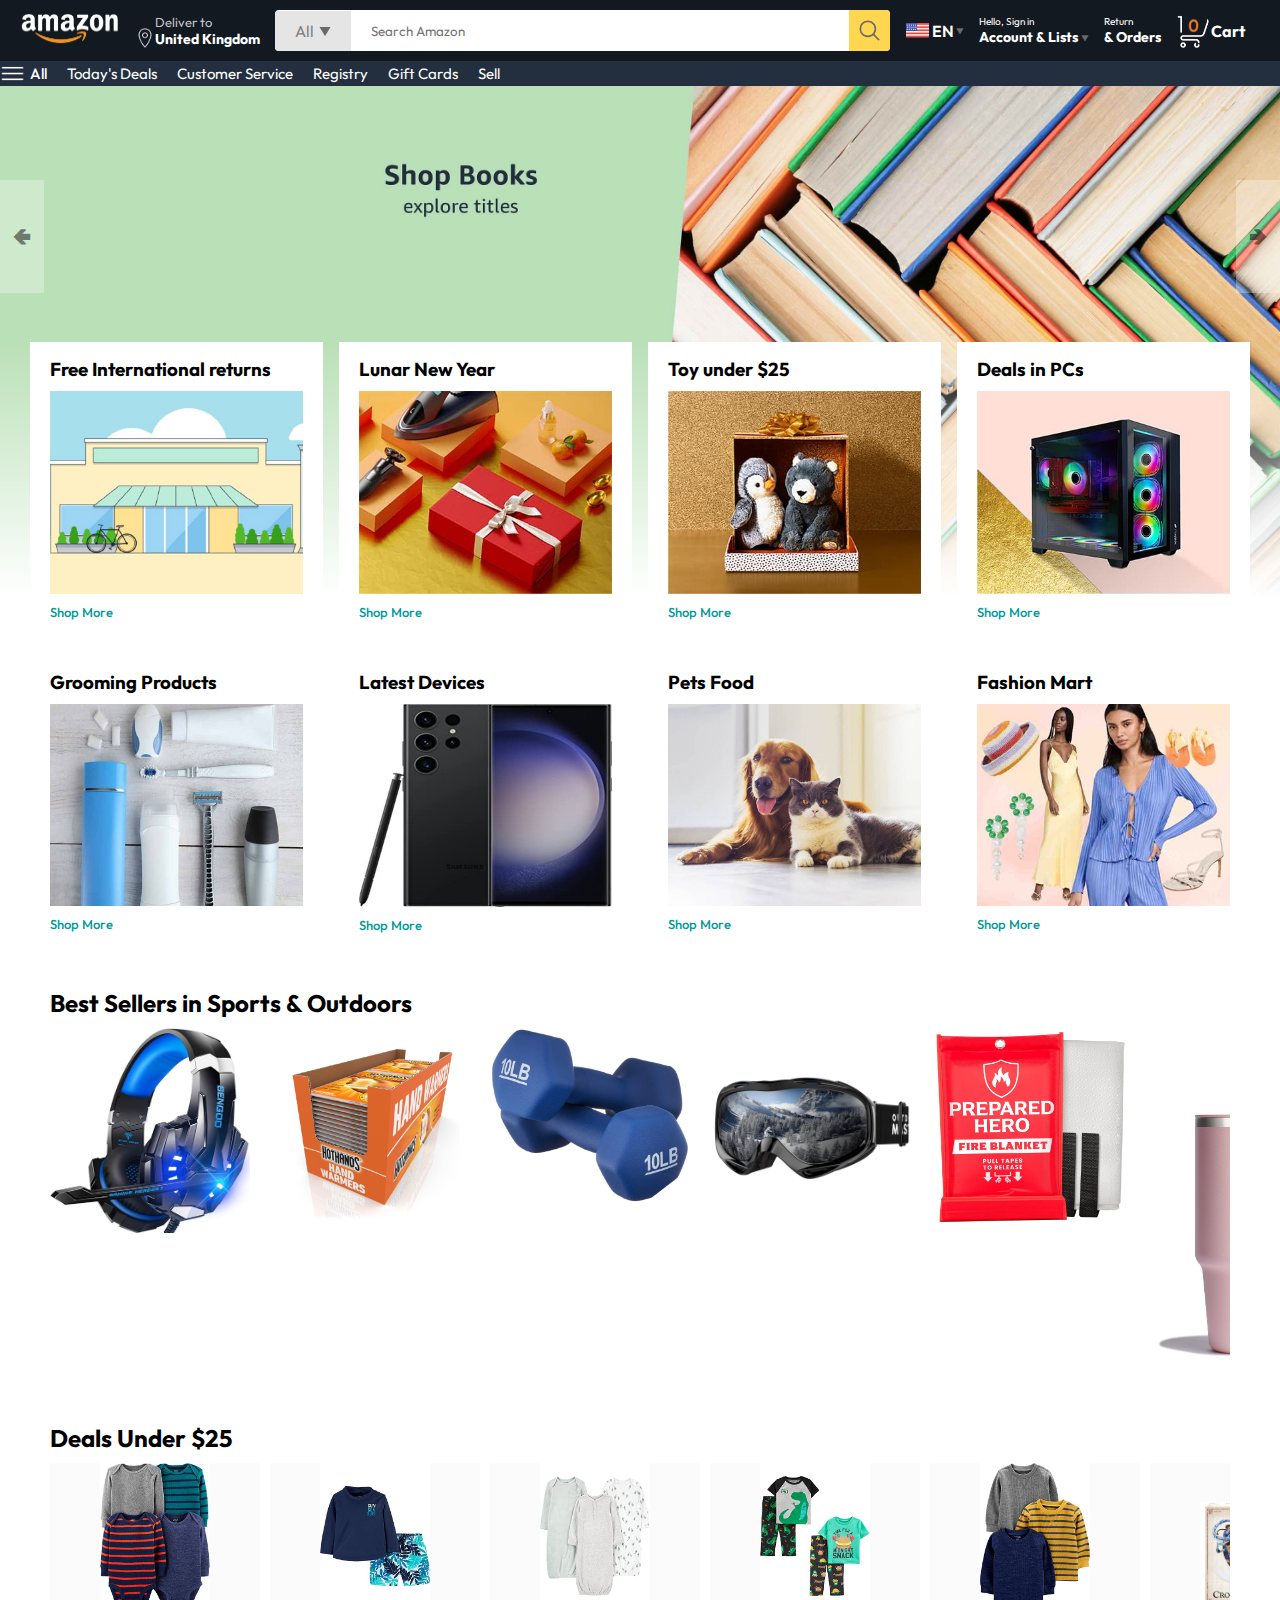
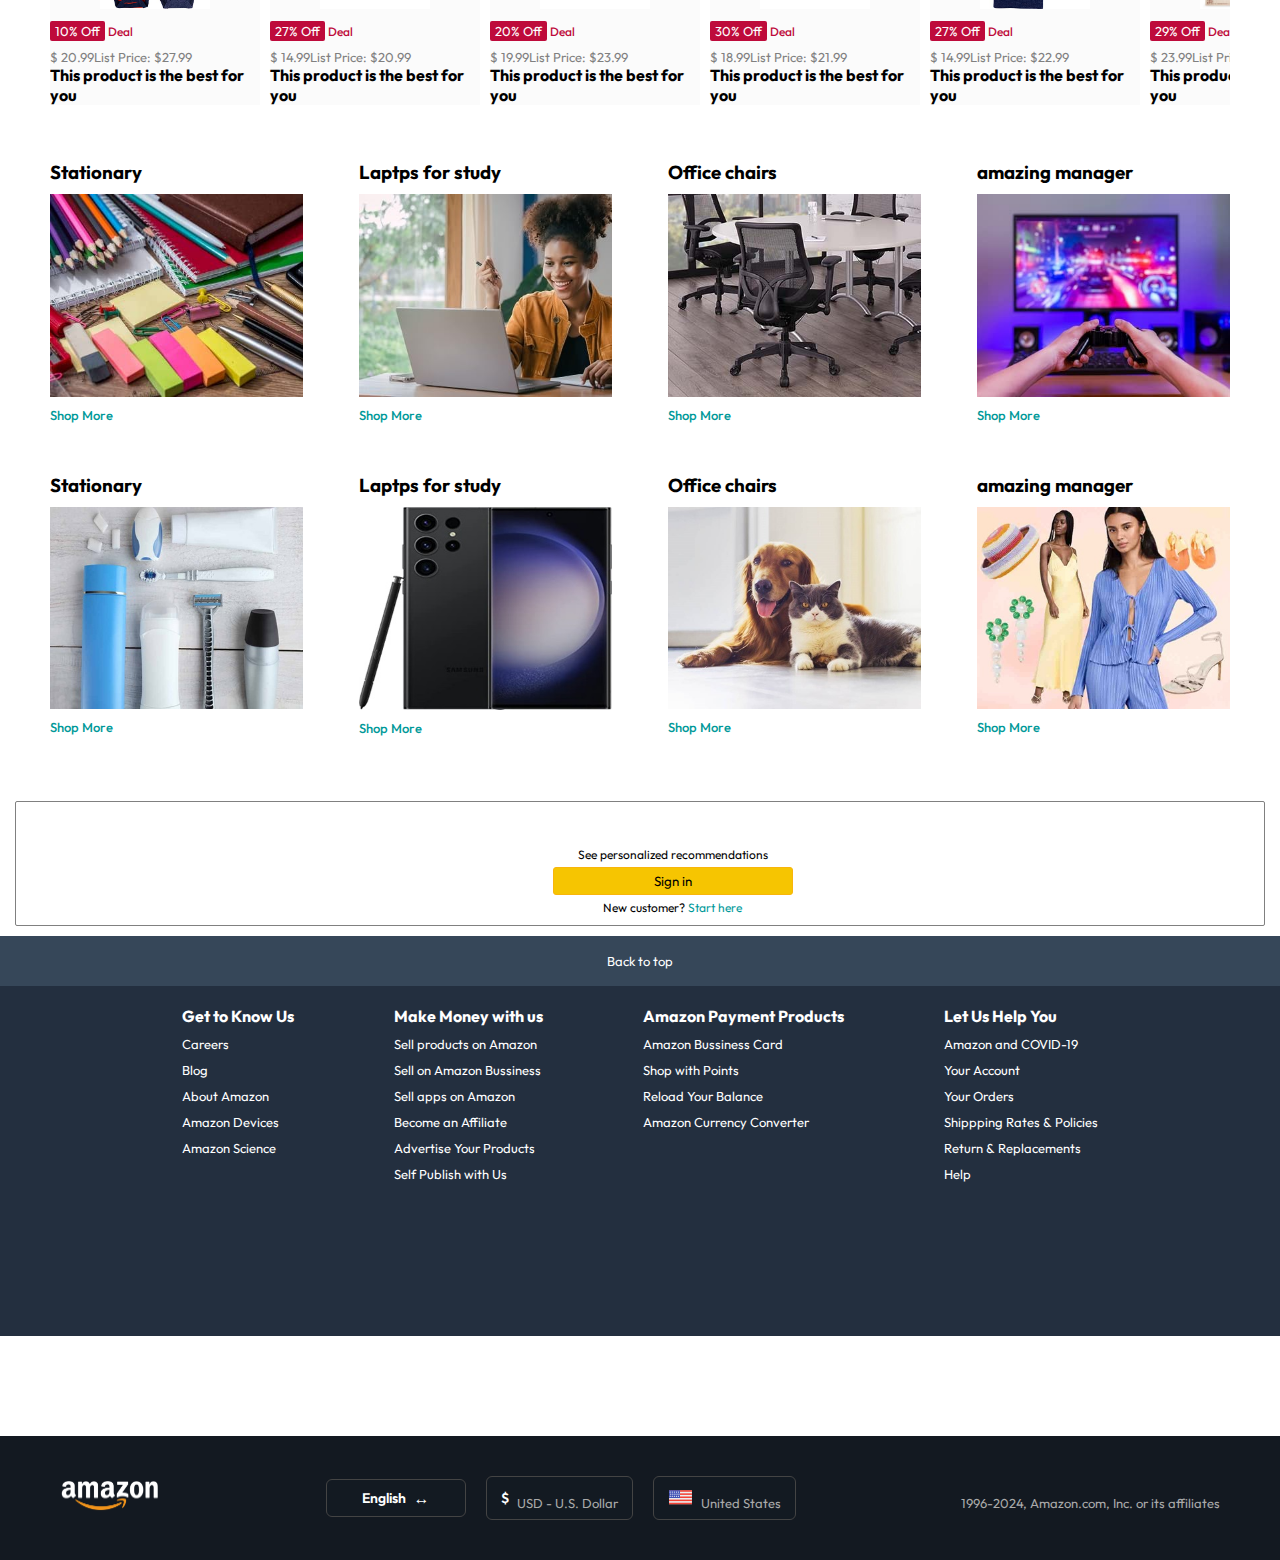
<file: index.html>
<!DOCTYPE html>
<html lang="en">

<head>
    <meta charset="UTF-8">
    <meta name="viewport" content="width=device-width, initial-scale=1.0">
    <title>Amazon Clone</title>
    <link rel="icon" type="image/x-icon" href="img/amazon icon.png">
    <link rel="stylesheet" href="style.css">
    <link rel="stylesheet" href="product.css">
</head>

<body>
    <nav>
        <a href="/">
            <img src="img/amazon_logo.png" width="100" alt="">
        </a>
        <div class="nav-country">
            <img src="img/location_icon.png" height="20" alt="">
            <div>
                <p>Deliver to</p>
                <h1>United Kingdom</h1>
            </div>
        </div>
        <div class="nav-search">
            <div class="nav-search-category">
                <p>All</p>
                <img src="img/dropdown_icon.png" height="12" alt="">
            </div>
            <input type="text" class="nav-search-input" placeholder="Search Amazon">
            <img src="img/search_icon.png" class="nav-search-icon" alt="">
        </div>

        <div class="nav-language">
            <img src="img/us_flag.png" width="25px" alt="">
            <p>EN</p>
            <img src="img/dropdown_icon.png" width="8px" alt="">
        </div>
        <div class="nav-text">
            <p><a href="/signIn.html">Hello, Sign in</a></p>
            <h1>Account & Lists <img src="img/dropdown_icon.png" width="8px" alt=""> </h1>
        </div>
        <div class="nav-text">
            <p>Return</p>
            <h1>& Orders</h1>
        </div>
        <a href="signIn.html" class="user-icon" style=" display:none;"><img src="img/user.png" alt=""></a>
        <a href="/cart.html" class="nav-cart">
            <img src="img/cart_icon.png" width="35px" alt="">
            <h4>Cart</h4>
        </a>

    </nav>


    <div class="nav-bottom">
        <div>
            <img src="img/menu_icon.png" width="25px" alt="">
            <p>All</p>
        </div>
        <p>Today's Deals</p>
        <p>Customer Service</p>
        <p>Registry</p>
        <p>Gift Cards</p>
        <p>Sell</p>
    </div>
    <div class="header-slider">
        <a href="#" class="control-prev">&#129144</a>
        <a href="#" class="control-next">&#129146</a>
        <ul>
            <img src="img/header1.jpg" class="header-img" alt="">
            <img src="img/header2.jpg" class="header-img" alt="">
            <img src="img/header3.jpg" class="header-img" alt="">
            <img src="img/header4.jpg" class="header-img" alt="">
            <img src="img/header5.jpg" class="header-img" alt="">
            <img src="img/header6.jpg" class="header-img" alt="">
        </ul>
    </div>

    <div class="box-row header-box">
        <div class="box-col">
            <h3>Free International returns</h3>
            <img src="img/box1-1.jpg" alt="">
            <a href="/">Shop More</a>
        </div>
        <div class="box-col">
            <h3>Lunar New Year</h3>
            <img src="img/box1-2.jpg" alt="">
            <a href="/">Shop More</a>
        </div>
        <div class="box-col">
            <h3>Toy under $25</h3>
            <img src="img/box1-3.jpg" alt="">
            <a href="/">Shop More</a>
        </div>
        <div class="box-col">
            <h3>Deals in PCs</h3>
            <img src="img/box1-4.jpg" alt="">
            <a href="/">Shop More</a>
        </div>
    </div>


    <div class="box-row">
        <div class="box-col">
            <h3>Grooming Products</h3>
            <img src="img/box2-1.jpg" alt="">
            <a href="/">Shop More</a>
        </div>
        <div class="box-col">
            <h3>Latest Devices</h3>
            <img src="img/box2-2.jpg" alt="">
            <a href="/">Shop More</a>
        </div>
        <div class="box-col">
            <h3>Pets Food</h3>
            <img src="img/box2-3.jpg" alt="">
            <a href="/">Shop More</a>
        </div>
        <div class="box-col">
            <h3>Fashion Mart</h3>
            <img src="img/box2-4.jpg" alt="">
            <a href="/">Shop More</a>
        </div>
    </div>

    <div class="products-slider">
        <h2>Best Sellers in Sports & Outdoors</h2>
        <div class="products">
           <a href="product1.html">
              <img src="img/product_img.jpg" alt="">
           </a> 
           <a href="product2.html">
             <img src="img/product1-1.jpg" alt="">
           </a>
           <a href="product3.html">
             <img src="img/product1-2.jpg" alt="">
           </a>
           <a href="product4.html">
             <img src="img/product1-3.jpg" alt="">
           </a>
           <a href="product5.html">
             <img src="img/product1-4.jpg" alt="">
           </a>
           <a href="product6.html">
             <img src="img/product1-5.jpg" alt="">
           </a>
           <a href="product7.html">
             <img src="img/product1-6.jpg" alt="">
           </a>
           <a href="product8.html">
             <img src="img/product1-7.jpg" alt="">
           </a>
           <a href="product9.html">
             <img src="img/product1-8.jpg" alt="">
           </a>
           <a href="product10.html">
             <img src="img/product1-9.jpg" alt="">
           </a>
           <a href="product11.html">
             <img src="img/product1-10.jpg" alt="">
           </a>
        </div>
    </div>

     <div class="products-slider-with-price">
        <h2>Deals Under $25</h2>
        <div class="products">
            <div class="products-card">
                <div class="product-img-container">
                    <img src="img/product2-1.jpg" alt="">
                </div>
                <div class="product-offer">
                    <p>10% Off</p> <span>Deal</span>
                </div>
                <p class="product-price">$ <span>20.99</span>List Price: $27.99</p>
                <h4>This product is the best for you</h4>
            </div>
             <div class="products-card">
                <div class="product-img-container">
                    <img src="img/product2-2.jpg" alt="">
                </div>
                <div class="product-offer">
                    <p>27% Off</p> <span>Deal</span>
                </div>
                <p class="product-price">$ <span>14.99</span>List Price: $20.99</p>
                <h4>This product is the best for you</h4>
            </div>
             <div class="products-card">
                <div class="product-img-container">
                    <img src="img/product2-3.jpg" alt="">
                </div>
                <div class="product-offer">
                    <p>20% Off</p> <span>Deal</span>
                </div>
                <p class="product-price">$ <span>19.99</span>List Price: $23.99</p>
                <h4>This product is the best for you</h4>
            </div>
             <div class="products-card">
                <div class="product-img-container">
                    <img src="img/product2-4.jpg" alt="">
                </div>
                <div class="product-offer">
                    <p>30% Off</p> <span>Deal</span>
                </div>
                <p class="product-price">$ <span>18.99</span>List Price: $21.99</p>
                <h4>This product is the best for you</h4>
            </div>
             <div class="products-card">
                <div class="product-img-container">
                    <img src="img/product2-5.jpg" alt="">
                </div>
                <div class="product-offer">
                    <p>27% Off</p> <span>Deal</span>
                </div>
                <p class="product-price">$ <span>14.99</span>List Price: $22.99</p>
                <h4>This product is the best for you</h4>
            </div>
             <div class="products-card">
                <div class="product-img-container">
                    <img src="img/product2-6.jpg" alt="">
                </div>
                <div class="product-offer">
                    <p>29% Off</p> <span>Deal</span>
                </div>
                <p class="product-price">$ <span>23.99</span>List Price: $24.99</p>
                <h4>This product is the best for you</h4>
            </div>
             <div class="products-card">
                <div class="product-img-container">
                    <img src="img/product2-7.jpg" alt="">
                </div>
                <div class="product-offer">
                    <p>17% Off</p> <span>Deal</span>
                </div>
                <p class="product-price">$ <span>16.99</span>List Price: $25.99</p>
                <h4>This product is the best for you</h4>
            </div>
             <div class="products-card">
                <div class="product-img-container">
                    <img src="img/product2-8.jpg" alt="">
                </div>
                <div class="product-offer">
                    <p>27% Off</p> <span>Deal</span>
                </div>
                <p class="product-price">$ <span>14.99</span>List Price: $20.99</p>
                <h4>This product is the best for you</h4>
            </div>
             <div class="products-card">
                <div class="product-img-container">
                    <img src="img/product2-9.jpg" alt="">
                </div>
                <div class="product-offer">
                    <p>27% Off</p> <span>Deal</span>
                </div>
                <p class="product-price">$ <span>14.99</span>List Price: $20.99</p>
                <h4>This product is the best for you</h4>
            </div>
             <div class="products-card">
                <div class="product-img-container">
                    <img src="img/product2-10.jpg" alt="">
                </div>
                <div class="product-offer">
                    <p>28% Off</p> <span>Deal</span>
                </div>
                <p class="product-price">$ <span>10.99</span>List Price: $20.99</p>
                <h4>This product is the best for you</h4>
            </div>
             <div class="products-card">
                <div class="product-img-container">
                    <img src="img/product2-11.jpg" alt="">
                </div>
                <div class="product-offer">
                    <p>27% Off</p> <span>Deal</span>
                </div>
                <p class="product-price">$ <span>14.99</span>List Price: $20.99</p>
                <h4>This product is the best for you</h4>
            </div>
        </div>
     </div>

    <div class="box-row">
        <div class="box-col">
            <h3>Stationary</h3>
            <img src="img/box3-1.jpg" alt="">
            <a href="/">Shop More</a>
        </div>
        <div class="box-col">
            <h3>Laptps for study</h3>
            <img src="img/box3-2.jpg" alt="">
            <a href="/">Shop More</a>
        </div>
        <div class="box-col">
            <h3>Office chairs</h3>
            <img src="img/box3-3.jpg" alt="">
            <a href="/">Shop More</a>
        </div>
        <div class="box-col">
            <h3>amazing manager</h3>
            <img src="img/box3-4.jpg" alt="">
            <a href="/">Shop More</a>
        </div>
    </div>


    <div class="box-row">
        <div class="box-col">
            <h3>Stationary</h3>
            <img src="img/box2-1.jpg" alt="">
            <a href="/">Shop More</a>
        </div>
        <div class="box-col">
            <h3>Laptps for study</h3>
            <img src="img/box2-2.jpg" alt="">
            <a href="/">Shop More</a>
        </div>
        <div class="box-col">
            <h3>Office chairs</h3>
            <img src="img/box2-3.jpg" alt="">
            <a href="/">Shop More</a>
        </div>
        <div class="box-col">
            <h3>amazing manager</h3>
            <img src="img/box2-4.jpg" alt="">
            <a href="/">Shop More</a>
        </div>
    </div>

    <div class="frame">
        <div class="container">
            <div class="border">
                <div class="solver">
                    <div class="action">
                        <p>
                            See personalized recommendations
                        </p>
                        <button><a href="signIn.html">Sign in</a></button>
                        <p class="link">New customer? <span><a href="/signup.html">Start here</a></span>
                        </p>
                    </div>
                </div>
            </div>
        </div>
    </div>

    <div class="txt-top">
        <p>Back to top</p>
    </div>

    <div class="text-row-container">
        <div class="text-row">
            <h4>Get to Know Us</h4>
            <a href="#">Careers</a>
            <a href="#">Blog</a>
            <a href="#">About Amazon</a>
            <a href="#">Amazon Devices</a>
            <a href="#">Amazon Science</a>
        </div>
        <div class="text-row">
            <h4>Make Money with us</h4>
            <a href="#">Sell products on Amazon</a>
            <a href="#">Sell on Amazon Bussiness</a>
            <a href="#">Sell apps on Amazon</a>
            <a href="#">Become an Affiliate</a>
            <a href="#">Advertise Your Products</a>
            <a href="#">Self Publish with Us</a>
        </div>
         <div class="text-row">
            <h4>Amazon Payment Products</h4>
            <a href="#">Amazon Bussiness Card</a>
            <a href="#">Shop with Points</a>
            <a href="#">Reload Your Balance</a>
            <a href="#">Amazon Currency Converter</a>
        </div>
        <div class="text-row">
            <h4>Let Us Help You</h4>
            <a href="#">Amazon and COVID-19</a>
            <a href="#">Your Account</a>
            <a href="#">Your Orders</a>
            <a href="#">Shippping Rates & Policies </a>
            <a href="#">Return & Replacements</a>
            <a href="#">Help</a>
        </div>
        
        
    </div>

    <footer class="product-footer">
        <div>
            <img src="img/amazon_logo.png" width="100" alt="">
        </div>
        <div class="lang-container">
            <div class="ftr-lang">
                <h4>English</h4>
                <span>&#8596</span>
            </div>
             <div class="ftr-lang">
                <h4>$ </h4>
                <p>USD - U.S. Dollar</p>
            </div>
             <div class="ftr-lang">
                <img src="img/us_flag.png" alt="">
                <p>United States</p>
             </div>
        </div>
        <div>
            <p> 1996-2024, Amazon.com, Inc. or its affiliates</p>
        </div>
    </footer>

    <script src="script.js"></script>
</body>

</html>
</file>
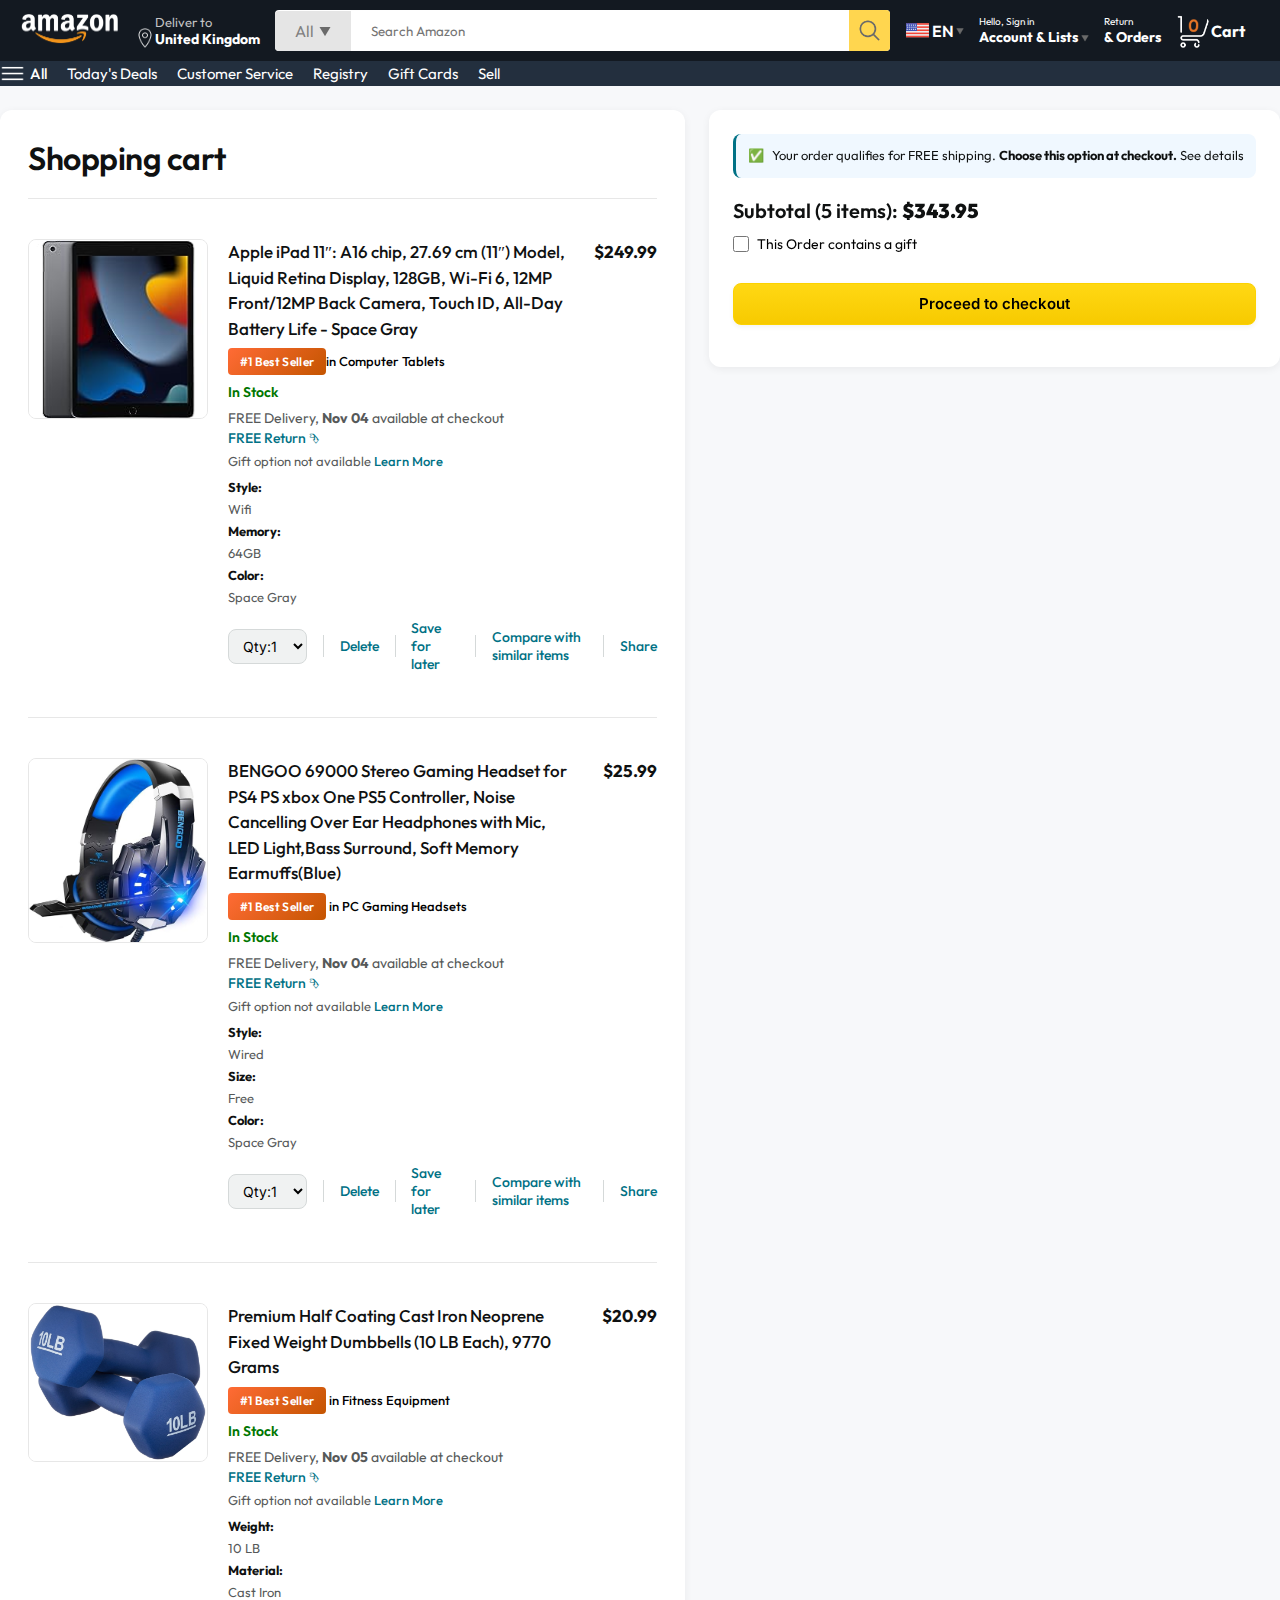
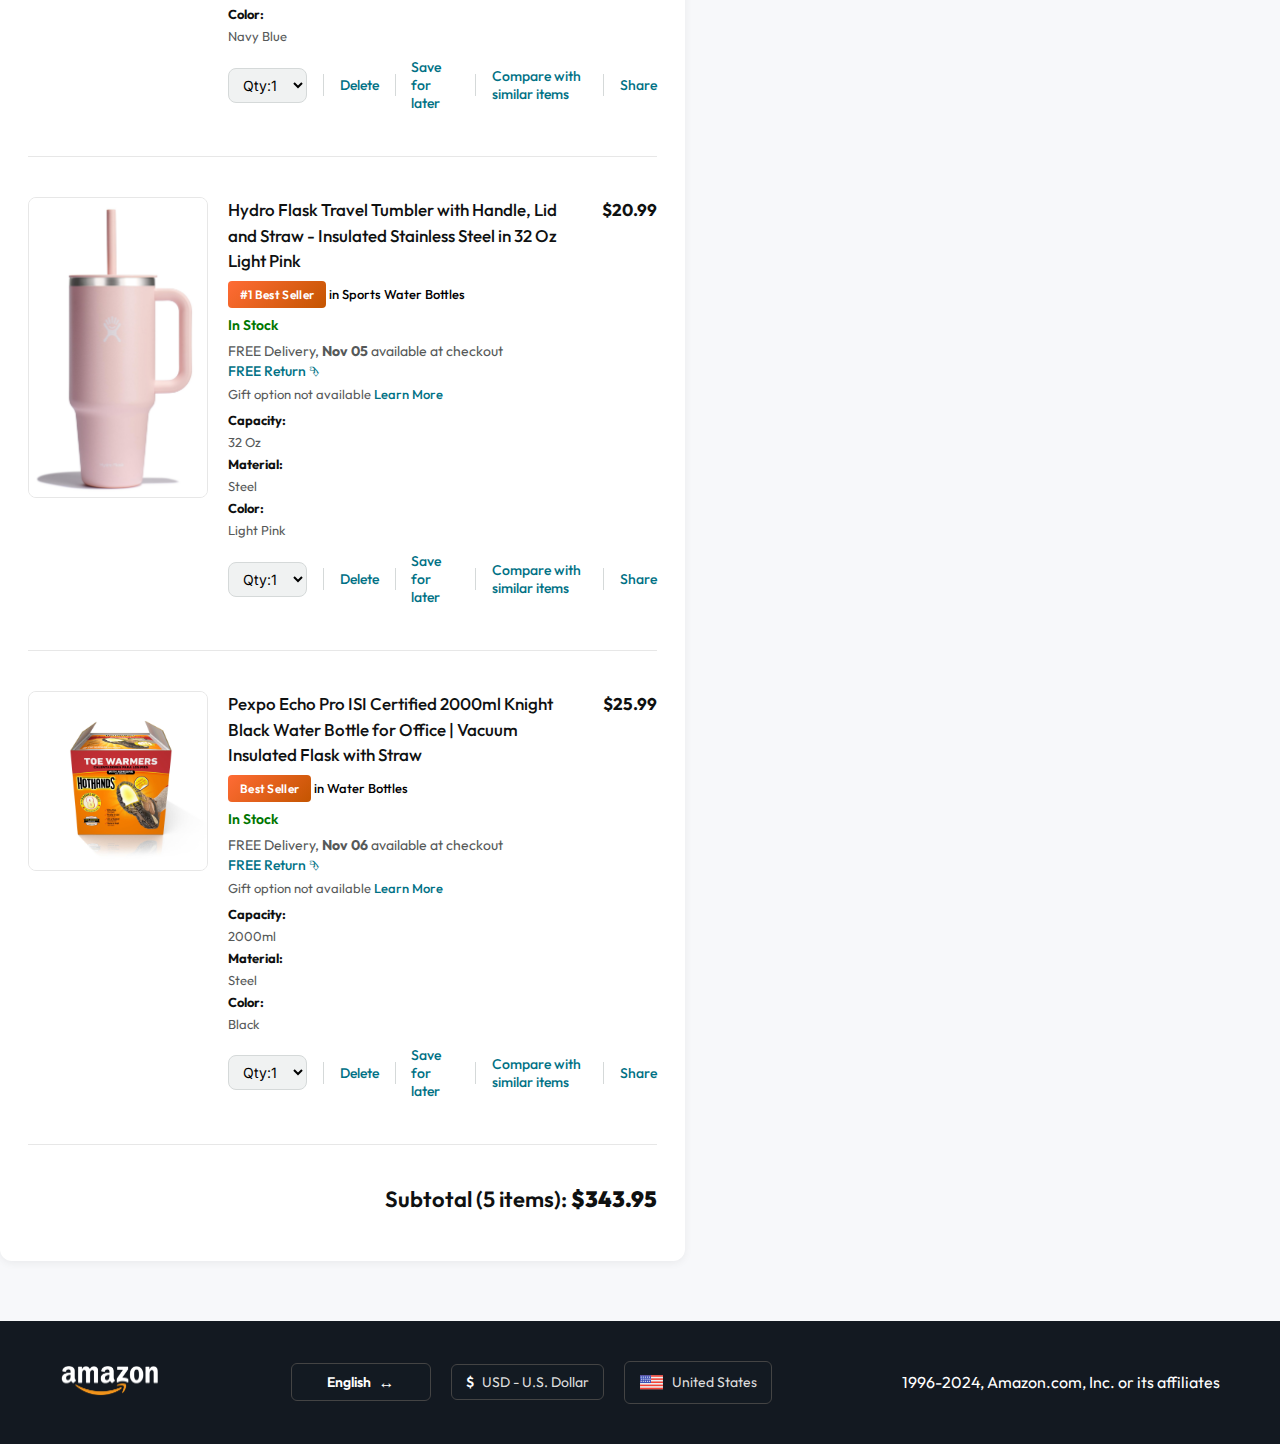
<file: cart.html>
<!DOCTYPE html>
<html lang="en">

<head>
    <meta charset="UTF-8">
    <meta name="viewport" content="width=device-width, initial-scale=1.0">
    <title>Cart Page</title>
    <link rel="preconnect" href="https://fonts.googleapis.com">
    <link rel="preconnect" href="https://fonts.gstatic.com" crossorigin>
    <link href="https://fonts.googleapis.com/css2?family=Inter:wght@300;400;500;600;700&display=swap" rel="stylesheet">
    <link rel="stylesheet" href="style.css">
    <link rel="stylesheet" href="cart.css">
</head>


<body>

    <nav>
        <a href="/">
            <img src="img/amazon_logo.png" width="100" alt="">
        </a>
        <div class="nav-country">
            <img src="img/location_icon.png" height="20" alt="">
            <div>
                <p>Deliver to</p>
                <h1>United Kingdom</h1>
            </div>
        </div>
        <div class="nav-search">
            <div class="nav-search-category">
                <p>All</p>
                <img src="img/dropdown_icon.png" height="12" alt="">
            </div>
            <input type="text" class="nav-search-input" placeholder="Search Amazon">
            <img src="img/search_icon.png" class="nav-search-icon" alt="">
        </div>

        <div class="nav-language">
            <img src="img/us_flag.png" width="25px" alt="">
            <p>EN</p>
            <img src="img/dropdown_icon.png" width="8px" alt="">
        </div>
        <div class="nav-text">
             <p><a href="/signIn.html">Hello, Sign in</a></p>
            <h1>Account & Lists <img src="img/dropdown_icon.png" width="8px" alt=""> </h1>
        </div>
        <div class="nav-text">
            <p>Return</p>
            <h1>& Orders</h1>
        </div>
        <a href="signIn.html" class="user-icon" style=" display:none;"><img src="img/user.png" alt=""></a>
        <a href="" class="nav-cart">
            <img src="img/cart_icon.png" width="35px" alt="">
            <h4>Cart</h4>
        </a>
    </nav>

    <div class="nav-bottom">
        <div>
            <img src="img/menu_icon.png" width="25px" alt="">
            <p>All</p>
        </div>
        <p>Today's Deals</p>
        <p>Customer Service</p>
        <p>Registry</p>
        <p>Gift Cards</p>
        <p>Sell</p>
    </div>

    <div class="cart">
        <div class="page-left">
            <h1>Shopping cart</h1>
            <hr>
            <div class="product-cart-list">
                <img src="img/ipad_img.jpg" width="180px" alt="">
                <div>
                    <div class="product-cart-titleprice">
                        <p>Apple iPad 11″: A16 chip, 27.69 cm (11″) Model,
                            Liquid Retina Display, 128GB, Wi-Fi 6,
                            12MP Front/12MP Back Camera, Touch ID, All-Day Battery Life - Space Gray
                        </p>
                        <p><b>$249.99</b></p>
                    </div>
                    <p class="product-bestseller">
                        <span>#1 Best Seller</span>in Computer Tablets
                    </p>
                    <p class="cart-stock">In Stock</p>
                    <p class="cart-delivery">FREE Delivery,<b> Nov 04</b> available at checkout</p>
                    <p class="cart-return">FREE Return &#11191</p>
                    <p class="cart-gift">Gift option not available <span>Learn More</span></p>

                    <div class="cart-specs">
                        <p><b>Style:</b>
                        <p></p>Wifi</p>
                        <p><b>Memory:</b>
                        <p></p>64GB</p>
                        <p><b>Color:</b>
                        <p></p>Space Gray</p>
                    </div>
                  <div class="cart-list-action">
                    <select>
                        <option value="1"> Qty:1</option>
                        <option value="2"> Qty:2</option>
                        <option value="3"> Qty:3</option>
                        <option value="4"> Qty:4</option>
                        <option value="5"> Qty:5</option>
                    </select>
                    <hr>
                    <p class="action-btn">Delete</p>
                    <hr>
                    <p class="action-btn">Save for later</p>
                    <hr>
                    <p class="action-btn">Compare with similar items</p>
                    <hr>
                    <p class="action-btn">Share</p>
                  </div>
                </div>
            </div>
            <hr>
                       <div class="product-cart-list">
                <img src="img/product_img.jpg" width="180px" alt="">
                <div>
                    <div class="product-cart-titleprice">
                        <p>BENGOO 69000 Stereo Gaming Headset for PS4 PS xbox One PS5 Controller,
                Noise Cancelling Over Ear Headphones with Mic, LED Light,Bass Surround,
                Soft Memory Earmuffs(Blue)
                        </p>
                        <p><b>$25.99</b></p>
                    </div>
                    <p class="product-bestseller">
                        <span>#1 Best Seller</span> in PC Gaming Headsets
                    </p>
                    <p class="cart-stock">In Stock</p>
                    <p class="cart-delivery">FREE Delivery,<b> Nov 04</b> available at checkout</p>
                    <p class="cart-return">FREE Return &#11191</p>
                    <p class="cart-gift">Gift option not available <span>Learn More</span></p>

                    <div class="cart-specs">
                        <p><b>Style:</b><p></p>Wired</p>
                        <p><b>Size:</b>
                        <p></p>Free</p>
                        <p><b>Color:</b>
                        <p></p>Space Gray</p>
                    </div>
                  <div class="cart-list-action">
                    <select>
                        <option value="1"> Qty:1</option>
                        <option value="2"> Qty:2</option>
                        <option value="3"> Qty:3</option>
                        <option value="4"> Qty:4</option>
                        <option value="5"> Qty:5</option>
                    </select>
                    <hr>
                    <p class="action-btn">Delete</p>
                    <hr>
                    <p class="action-btn">Save for later</p>
                    <hr>
                    <p class="action-btn">Compare with similar items</p>
                    <hr>
                    <p class="action-btn">Share</p>
                  </div>
                </div>
            </div>
            <hr>
            <div class="product-cart-list">
                <img src="img/product1-2.jpg" width="180px" alt="">
                <div>
                    <div class="product-cart-titleprice">
                        <p>Premium Half Coating Cast Iron Neoprene Fixed Weight Dumbbells (10 LB Each), 9770 Grams
                        </p>
                        <p><b>$20.99</b></p>
                    </div>
                    <p class="product-bestseller">
                        <span>#1 Best Seller</span> in Fitness Equipment
                    </p>
                    <p class="cart-stock">In Stock</p>
                    <p class="cart-delivery">FREE Delivery,<b> Nov 05</b> available at checkout</p>
                    <p class="cart-return">FREE Return &#11191</p>
                    <p class="cart-gift">Gift option not available <span>Learn More</span></p>

                    <div class="cart-specs">
                        <p><b>Weight:</b>
                        <p></p>10 LB</p>
                        <p><b>Material:</b>
                        <p></p>Cast Iron</p>
                        <p><b>Color:</b>
                        <p></p>Navy Blue</p>
                    </div>
                  <div class="cart-list-action">
                    <select>
                        <option value="1"> Qty:1</option>
                        <option value="2"> Qty:2</option>
                        <option value="3"> Qty:3</option>
                        <option value="4"> Qty:4</option>
                        <option value="5"> Qty:5</option>
                    </select>
                    <hr>
                    <p class="action-btn">Delete</p>
                    <hr>
                    <p class="action-btn">Save for later</p>
                    <hr>
                    <p class="action-btn">Compare with similar items</p>
                    <hr>
                    <p class="action-btn">Share</p>
                  </div>
                </div>
            </div>
            <hr>
            <div class="product-cart-list">
                <img src="img/product1-5.jpg" width="180px" alt="">
                <div>
                    <div class="product-cart-titleprice">
                        <p>Hydro Flask Travel Tumbler with Handle, Lid and Straw - Insulated Stainless Steel in 32 Oz Light Pink
                        </p>
                        <p><b>$20.99</b></p>
                    </div>
                    <p class="product-bestseller">
                        <span>#1 Best Seller</span> in Sports Water Bottles
                    </p>
                    <p class="cart-stock">In Stock</p>
                    <p class="cart-delivery">FREE Delivery,<b> Nov 05</b> available at checkout</p>
                    <p class="cart-return">FREE Return &#11191</p>
                    <p class="cart-gift">Gift option not available <span>Learn More</span></p>

                    <div class="cart-specs">
                        <p><b>Capacity:</b>
                        <p></p>32 Oz</p>
                        <p><b>Material:</b>
                        <p></p>Steel</p>
                        <p><b>Color:</b>
                        <p></p>Light Pink</p>
                    </div>
                  <div class="cart-list-action">
                    <select>
                        <option value="1"> Qty:1</option>
                        <option value="2"> Qty:2</option>
                        <option value="3"> Qty:3</option>
                        <option value="4"> Qty:4</option>
                        <option value="5"> Qty:5</option>
                    </select>
                    <hr>
                    <p class="action-btn">Delete</p>
                    <hr>
                    <p class="action-btn">Save for later</p>
                    <hr>
                    <p class="action-btn">Compare with similar items</p>
                    <hr>
                    <p class="action-btn">Share</p>
                  </div>
                </div>
            </div>
            <hr>
            <div class="product-cart-list">
                <img src="img/product1-10.jpg" width="180px" alt="">
                <div>
                    <div class="product-cart-titleprice">
                        <p>Pexpo Echo Pro ISI Certified 2000ml Knight Black Water Bottle for Office | Vacuum Insulated Flask with Straw
                        </p>
                        <p><b>$25.99</b></p>
                    </div>
                    <p class="product-bestseller">
                        <span>Best Seller</span> in Water Bottles
                    </p>
                    <p class="cart-stock">In Stock</p>
                    <p class="cart-delivery">FREE Delivery,<b> Nov 06</b> available at checkout</p>
                    <p class="cart-return">FREE Return &#11191</p>
                    <p class="cart-gift">Gift option not available <span>Learn More</span></p>

                    <div class="cart-specs">
                        <p><b>Capacity:</b>
                        <p></p>2000ml</p>
                        <p><b>Material:</b>
                        <p></p>Steel</p>
                        <p><b>Color:</b>
                        <p></p>Black</p>
                    </div>
                  <div class="cart-list-action">
                    <select>
                        <option value="1"> Qty:1</option>
                        <option value="2"> Qty:2</option>
                        <option value="3"> Qty:3</option>
                        <option value="4"> Qty:4</option>
                        <option value="5"> Qty:5</option>
                    </select>
                    <hr>
                    <p class="action-btn">Delete</p>
                    <hr>
                    <p class="action-btn">Save for later</p>
                    <hr>
                    <p class="action-btn">Compare with similar items</p>
                    <hr>
                    <p class="action-btn">Share</p>
                  </div>
                </div>
            </div>
            <hr>
            <div class="cart-list-subtotal">
                Subtotal (5 items): <b>$343.95</b>
            </div>
        </div>
        <div class="page-right">
            <div class="cart-free-delivery">
                <p>&#x2705</p>
                <p>Your order qualifies for FREE shipping. <b>Choose this option at checkout.</b> See details</p>
            </div>
            <p class="cart-subtotal">Subtotal (5 items): <b>$343.95</b></p>
            <p class="cart-right-gift"><input type="checkbox">
                This Order contains a gift</p>
             <button>Proceed to checkout</button>
        </div>
    </div>
    <footer class="cart-footer">
        <div>
            <img src="img/amazon_logo.png" width="100" alt="">
        </div>
        <div class="lang-container">
            <div class="ftr-lang">
                <h4>English</h4>
                <span>&#8596</span>
            </div>
             <div class="ftr-lang">
                <h4>$ </h4>
                <p>USD - U.S. Dollar</p>
            </div>
             <div class="ftr-lang">
                <img src="img/us_flag.png" alt="">
                <p>United States</p>
             </div>
        </div>
        <div>
            <p> 1996-2024, Amazon.com, Inc. or its affiliates</p>
        </div>
    </footer>

</body>

</html>
</file>
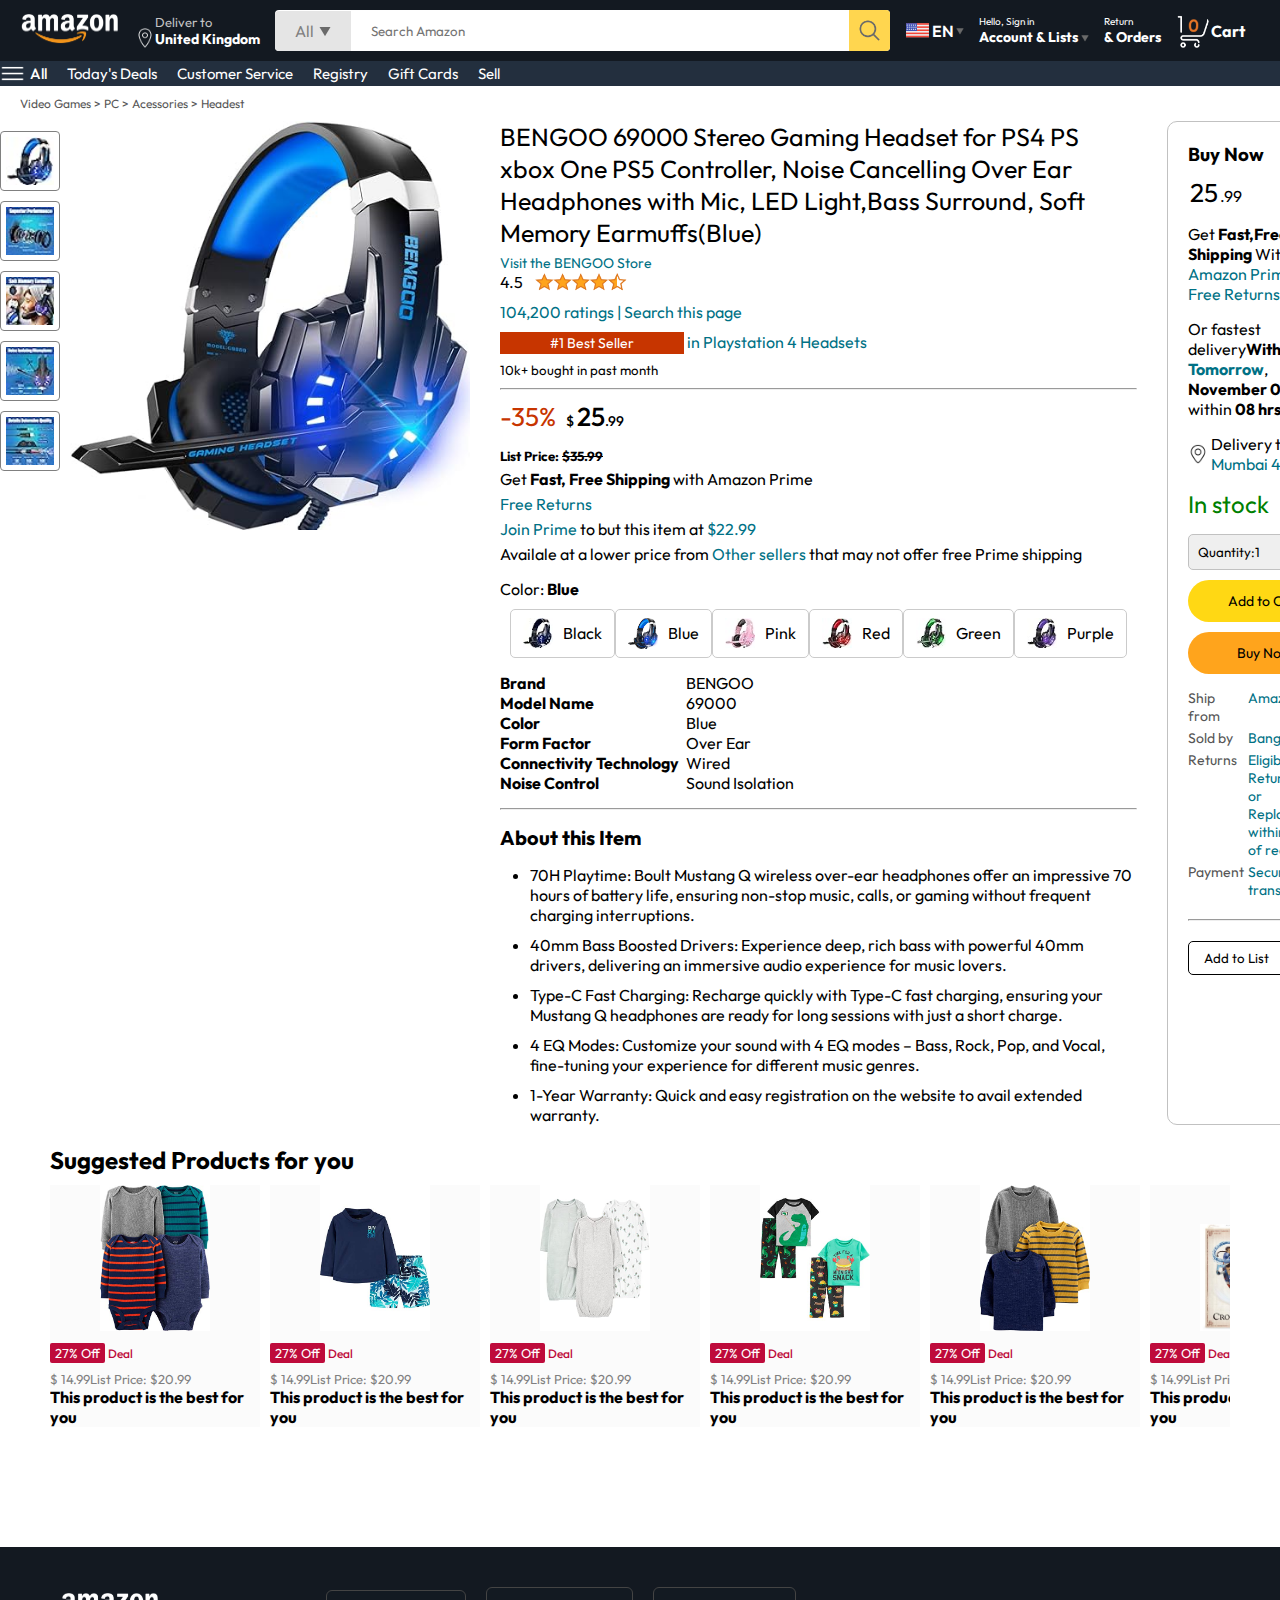
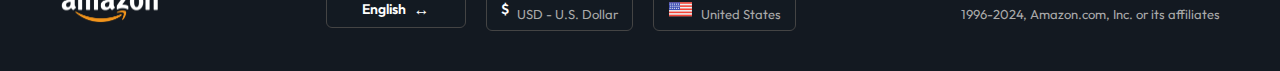
<file: product1.html>
<!DOCTYPE html>
<html lang="en">

<head>
    <meta charset="UTF-8">
    <meta name="viewport" content="width=device-width, initial-scale=1.0">
    <title>Product Page</title>
    <link rel="icon" type="image/x-icon" href="img/amazon icon.png">
    <link rel="stylesheet" href="style.css">
    <link rel="stylesheet" href="product.css">
</head>
</head>

<body>
    <nav>
        <a href="/">
            <img src="img/amazon_logo.png" width="100" alt="">
        </a>
        <div class="nav-country">
            <img src="img/location_icon.png" height="20" alt="">
            <div>
                <p>Deliver to</p>
                <h1>United Kingdom</h1>
            </div>
        </div>
        <div class="nav-search">
            <div class="nav-search-category">
                <p>All</p>
                <img src="img/dropdown_icon.png" height="12" alt="">
            </div>
            <input type="text" class="nav-search-input" placeholder="Search Amazon">
            <img src="img/search_icon.png" class="nav-search-icon" alt="">
        </div>

        <div class="nav-language">
            <img src="img/us_flag.png" width="25px" alt="">
            <p>EN</p>
            <img src="img/dropdown_icon.png" width="8px" alt="">
        </div>
        <div class="nav-text">
            <p>Hello, Sign in</p>
            <h1>Account & Lists <img src="img/dropdown_icon.png" width="8px" alt=""> </h1>
        </div>
        <div class="nav-text">
            <p>Return</p>
            <h1>& Orders</h1>
        </div>
        <a href="signIn.html" class="user-icon" style=" display:none;"><img src="img/user.png" alt=""></a>
        <a href="/cart.html" class="nav-cart">
            <img src="img/cart_icon.png" width="35px" alt="">
            <h4>Cart</h4>
        </a>

    </nav>


    <div class="nav-bottom">
        <div>
            <img src="img/menu_icon.png" width="25px" alt="">
            <p>All</p>
        </div>
        <p>Today's Deals</p>
        <p>Customer Service</p>
        <p>Registry</p>
        <p>Gift Cards</p>
        <p>Sell</p>
    </div>
    <p class="details">Video Games > PC > Acessories > Headest</p>
    <div class="product-display">
        <div class="product-d-image">
            <div class="product-icons">
                <img src="img/hedset1.jpg" width="60" alt="">
                <img src="img/hedset2.jpg" width="60" alt="">
                <img src="img/hedset3.jpg" width="60" alt="">
                <img src="img/hedset4.jpg" width="60" alt="">
                <img src="img/hedset5.jpg" width="60" alt="">
            </div>
            <div class="product-main-image">
                <img src="img/product_img.jpg" width="400" alt="">
            </div>
        </div>
        <div class="product-d-details">
            <p class="product-title">
                BENGOO 69000 Stereo Gaming Headset for PS4 PS xbox One PS5 Controller,
                Noise Cancelling Over Ear Headphones with Mic, LED Light,Bass Surround,
                Soft Memory Earmuffs(Blue)
            </p>
            <p class="brand-store">Visit the BENGOO Store</p>
            <div class="product-rating">
                <div>
                    <div>4.5 <img src="rating_img.png" height="20px" alt=""></div>
                </div>
                <p>104,200 ratings | Search this page</p>
                <p><span>#1 Best Seller</span> in Playstation 4 Headsets</p>
                <h5>10k+ bought in past month</h5>
                <hr>
            </div>
            <div class="product-d-price">
                <div>
                    <p>-35%</p>
                    <h1>$ <span>25</span>.99</h1>
                </div>
                <h5>List Price: <span>$35.99</span></h5>
                <p>Get <b>Fast, Free Shipping</b> with Amazon Prime</p>
                <p><span>Free Returns</span></p>
                <p><span>Join Prime</span> to but this item at <span>$22.99</span></p>
                <p>Availale at a lower price from <span>Other sellers</span> that may not offer free Prime shipping</p>
            </div>
            <div class="product-color-selection">
                <p>Color: <b>Blue</b></p>
                <div class="product-color-option">
                    <div class="option">
                        <img src="img/hedblack.jpg" width="30px" alt="">
                        <p>Black</p>
                    </div>
                    <div class="option">
                        <img src="img/product_img.jpg" width="30px" alt="">
                        <p>Blue</p>
                    </div>
                    <div class="option">
                        <img src="img/hedpink.jpg" width="30px" alt="">
                        <p>Pink</p>
                    </div>
                    <div class="option">
                        <img src="img/hedred.jpg" width="30px" alt="">
                        <p>Red</p>
                    </div>
                    <div class="option">
                        <img src="img/hedgreen.jpg" width="30px" alt="">
                        <p>Green</p>
                    </div>
                    <div class="option">
                        <img src="img/hedpurple.jpg" width="30px" alt="">
                        <p>Purple</p>
                    </div>
                </div>
            </div>
            <div class="product-info">
                <p><b>Brand</b></p>
                <p>BENGOO</p>
                <p><b>Model Name</b></p>
                <p>69000</p>
                <p><b>Color</b></p>
                <p>Blue</p>
                <p><b>Form Factor</b></p>
                <p>Over Ear</p>
                <p><b>Connectivity Technology</b></p>
                <p>Wired</p>
                <p><b>Noise Control</b></p>
                <p>Sound Isolation</p>
            </div>
            <hr>
            <div class="product-description">
                <h1>About this Item</h1>
                <ul>
                    <li>
                        70H Playtime: Boult Mustang Q wireless over-ear headphones
                        offer an impressive 70 hours of battery life, ensuring non-stop music,
                        calls, or gaming without frequent charging interruptions.
                    </li>
                    <li>
                        40mm Bass Boosted Drivers: Experience deep,
                        rich bass with powerful 40mm drivers, delivering
                        an immersive audio experience for music lovers.
                    </li>
                    <li>
                        Type-C Fast Charging: Recharge quickly with Type-C fast charging,
                        ensuring your Mustang Q headphones are ready for long sessions with just a short charge.
                    </li>
                    <li>
                        4 EQ Modes: Customize your sound with 4 EQ modes –
                        Bass, Rock, Pop, and Vocal, fine-tuning your experience for different music genres.
                    </li>
                    <li>
                        1-Year Warranty: Quick and easy registration on the website to avail extended warranty.
                    </li>
                </ul>
            </div>
        </div>

        <div class="product-d-purchase">
            <div class="title">
                <h3>Buy Now</h3> <img src="img/circle_icon.png" width="20px" alt="">
            </div>
            <h1 class="price"><span>25</span>.99</h1>
            <div class="gap">
                <p>Get <b>Fast,Free Shipping</b> With <span>Amazon Prime</span></p>
                <p><span>Free Returns</span></p>
            </div>
            <div class="gap">
                <p>Or fastest delivery<b>With <span>Tomorrow</span></b>, <b>November 04</b>Order within <b> 08 hrs 30
                        mins</b></p>
            </div>
            <div class="delivery-location">
                <img src="img/location_icon_dark.png" width="20px" alt="">
                <p>Delivery to <span>Mumbai 400001</span></p>
            </div>
            <h2 class="product-stock">In stock</h2>
            <select class="product-quantity">
                <option value="1">Quantity:1</option>
                <option value="2">Quantity:2</option>
                <option value="3">Quantity:3</option>
            </select>
            <button class="btn">Add to Cart</button>
            <button class="btn product-buy">Buy Now</button>

            <div class="seller-info">
                <p>Ship from</p>
                <p><span>Amazon</span></p>
                <p>Sold by</p>
                <p><span>Bangoo Inc.</span></p>
                <p>Returns</p>
                <p><span>Eligible for Return,Refund or Replacement within 30 days of receipt</span></p>
                <p>Payment</p>
                <p><span>Secure transaction</span></p>
            </div>
            <hr>
            <button class="add-list">Add to List</button>
        </div>
    </div>
    
    <div class="products-slider-with-price">
        <h2>Suggested Products for you</h2>
        <div class="products">
            <div class="products-card">
                <div class="product-img-container">
                    <img src="img/product2-1.jpg" alt="">
                </div>
                <div class="product-offer">
                    <p>27% Off</p> <span>Deal</span>
                </div>
                <p class="product-price">$ <span>14.99</span>List Price: $20.99</p>
                <h4>This product is the best for you</h4>
            </div>
            <div class="products-card">
                <div class="product-img-container">
                    <img src="img/product2-2.jpg" alt="">
                </div>
                <div class="product-offer">
                    <p>27% Off</p> <span>Deal</span>
                </div>
                <p class="product-price">$ <span>14.99</span>List Price: $20.99</p>
                <h4>This product is the best for you</h4>
            </div>
            <div class="products-card">
                <div class="product-img-container">
                    <img src="img/product2-3.jpg" alt="">
                </div>
                <div class="product-offer">
                    <p>27% Off</p> <span>Deal</span>
                </div>
                <p class="product-price">$ <span>14.99</span>List Price: $20.99</p>
                <h4>This product is the best for you</h4>
            </div>
            <div class="products-card">
                <div class="product-img-container">
                    <img src="img/product2-4.jpg" alt="">
                </div>
                <div class="product-offer">
                    <p>27% Off</p> <span>Deal</span>
                </div>
                <p class="product-price">$ <span>14.99</span>List Price: $20.99</p>
                <h4>This product is the best for you</h4>
            </div>
            <div class="products-card">
                <div class="product-img-container">
                    <img src="img/product2-5.jpg" alt="">
                </div>
                <div class="product-offer">
                    <p>27% Off</p> <span>Deal</span>
                </div>
                <p class="product-price">$ <span>14.99</span>List Price: $20.99</p>
                <h4>This product is the best for you</h4>
            </div>
            <div class="products-card">
                <div class="product-img-container">
                    <img src="img/product2-6.jpg" alt="">
                </div>
                <div class="product-offer">
                    <p>27% Off</p> <span>Deal</span>
                </div>
                <p class="product-price">$ <span>14.99</span>List Price: $20.99</p>
                <h4>This product is the best for you</h4>
            </div>
            <div class="products-card">
                <div class="product-img-container">
                    <img src="img/product2-7.jpg" alt="">
                </div>
                <div class="product-offer">
                    <p>27% Off</p> <span>Deal</span>
                </div>
                <p class="product-price">$ <span>14.99</span>List Price: $20.99</p>
                <h4>This product is the best for you</h4>
            </div>
            <div class="products-card">
                <div class="product-img-container">
                    <img src="img/product2-8.jpg" alt="">
                </div>
                <div class="product-offer">
                    <p>27% Off</p> <span>Deal</span>
                </div>
                <p class="product-price">$ <span>14.99</span>List Price: $20.99</p>
                <h4>This product is the best for you</h4>
            </div>
            <div class="products-card">
                <div class="product-img-container">
                    <img src="img/product2-9.jpg" alt="">
                </div>
                <div class="product-offer">
                    <p>27% Off</p> <span>Deal</span>
                </div>
                <p class="product-price">$ <span>14.99</span>List Price: $20.99</p>
                <h4>This product is the best for you</h4>
            </div>
            <div class="products-card">
                <div class="product-img-container">
                    <img src="img/product2-10.jpg" alt="">
                </div>
                <div class="product-offer">
                    <p>27% Off</p> <span>Deal</span>
                </div>
                <p class="product-price">$ <span>14.99</span>List Price: $20.99</p>
                <h4>This product is the best for you</h4>
            </div>
            <div class="products-card">
                <div class="product-img-container">
                    <img src="img/product2-11.jpg" alt="">
                </div>
                <div class="product-offer">
                    <p>27% Off</p> <span>Deal</span>
                </div>
                <p class="product-price">$ <span>14.99</span>List Price: $20.99</p>
                <h4>This product is the best for you</h4>
            </div>
        </div>
    </div>
    
    <footer class="product-footer">
        <div>
            <img src="img/amazon_logo.png" width="100" alt="">
        </div>
        <div class="lang-container">
            <div class="ftr-lang">
                <h4>English</h4>
                <span>&#8596</span>
            </div>
             <div class="ftr-lang">
                <h4>$ </h4>
                <p>USD - U.S. Dollar</p>
            </div>
             <div class="ftr-lang">
                <img src="img/us_flag.png" alt="">
                <p>United States</p>
             </div>
        </div>
        <div>
            <p> 1996-2024, Amazon.com, Inc. or its affiliates</p>
        </div>
    </footer>
</body>

</html>
</file>
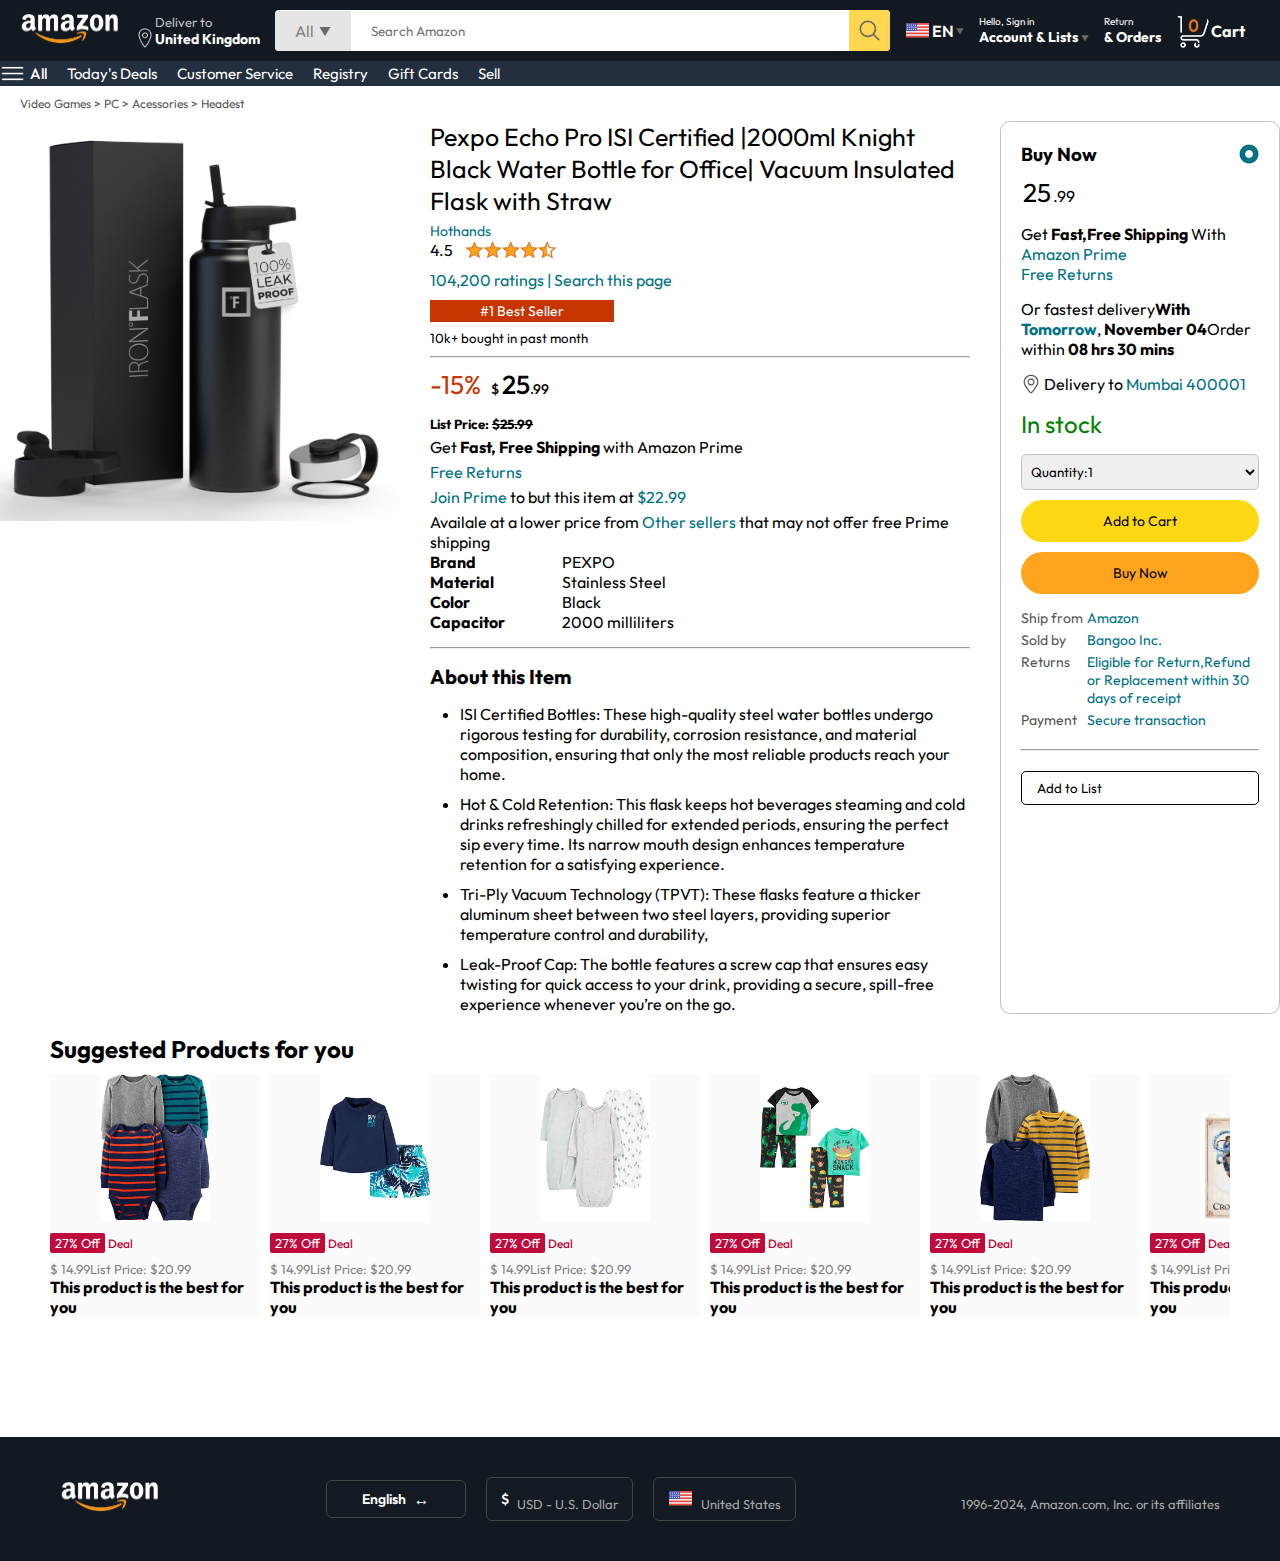
<file: product10.html>
<!DOCTYPE html>
<html lang="en">

<head>
    <meta charset="UTF-8">
    <meta name="viewport" content="width=device-width, initial-scale=1.0">
    <title>Product2 Page</title>
    <link rel="icon" type="image/x-icon" href="img/amazon icon.png">
    <link rel="stylesheet" href="style.css">
    <link rel="stylesheet" href="product.css">
</head>
</head>

<body>
    <nav>
        <a href="/">
            <img src="img/amazon_logo.png" width="100" alt="">
        </a>
        <div class="nav-country">
            <img src="img/location_icon.png" height="20" alt="">
            <div>
                <p>Deliver to</p>
                <h1>United Kingdom</h1>
            </div>
        </div>
        <div class="nav-search">
            <div class="nav-search-category">
                <p>All</p>
                <img src="img/dropdown_icon.png" height="12" alt="">
            </div>
            <input type="text" class="nav-search-input" placeholder="Search Amazon">
            <img src="img/search_icon.png" class="nav-search-icon" alt="">
        </div>

        <div class="nav-language">
            <img src="img/us_flag.png" width="25px" alt="">
            <p>EN</p>
            <img src="img/dropdown_icon.png" width="8px" alt="">
        </div>
        <div class="nav-text">
            <p>Hello, Sign in</p>
            <h1>Account & Lists <img src="img/dropdown_icon.png" width="8px" alt=""> </h1>
        </div>
        <div class="nav-text">
            <p>Return</p>
            <h1>& Orders</h1>
        </div>
        <a href="signIn.html" class="user-icon" style=" display:none;"><img src="img/user.png" alt=""></a>
        <a href="/cart.html" class="nav-cart">
            <img src="img/cart_icon.png" width="35px" alt="">
            <h4>Cart</h4>
        </a>

    </nav>


    <div class="nav-bottom">
        <div>
            <img src="img/menu_icon.png" width="25px" alt="">
            <p>All</p>
        </div>
        <p>Today's Deals</p>
        <p>Customer Service</p>
        <p>Registry</p>
        <p>Gift Cards</p>
        <p>Sell</p>
    </div>
    <p class="details">Video Games > PC > Acessories > Headest</p>
    <div class="product-display">
        <div class="product-d-image">
            <div class="product-main-image">
                <img src="img/product1-9.jpg" width="400" alt="">
            </div>
        </div>
        <div class="product-d-details">
            <p class="product-title">
                Pexpo Echo Pro ISI Certified
                 |2000ml Knight Black Water Bottle for Office|
                  Vacuum Insulated Flask with Straw
            </p>
            <p class="brand-store">Hothands</p>
            <div class="product-rating">
                <div>
                    <div>4.5 <img src="rating_img.png" height="20px" alt=""></div>
                </div>
                <p>104,200 ratings | Search this page</p>
                <p><span>#1 Best Seller</span></p>
                <h5>10k+ bought in past month</h5>
                <hr>
            </div>
            <div class="product-d-price">
                <div>
                    <p>-15%</p>
                    <h1>$ <span>25</span>.99</h1>
                </div>
                <h5>List Price: <span>$25.99</span></h5>
                <p>Get <b>Fast, Free Shipping</b> with Amazon Prime</p>
                <p><span>Free Returns</span></p>
                <p><span>Join Prime</span> to but this item at <span>$22.99</span></p>
                <p>Availale at a lower price from <span>Other sellers</span> that may not offer free Prime shipping</p>
            </div>
            
            <div class="product-info">
                <p><b>Brand</b></p>
                <p>PEXPO</p>
                <p><b>Material</b></p>
                <p>Stainless Steel</p>
                <p><b>Color</b></p>
                <p>Black</p>
                <p><b>Capacitor</b></p>
                <p>2000 milliliters</p>
               
            </div>
            <hr>
            <div class="product-description">
                <h1>About this Item</h1>
                <ul>
                    <li>
                      ISI Certified Bottles: These high-quality steel water bottles undergo rigorous 
                      testing for durability, corrosion resistance, and material composition, 
                      ensuring that only the most reliable products reach your home.
                        
                    </li>
                    <li>
                        Hot & Cold Retention: This flask keeps hot beverages steaming and cold drinks
                        refreshingly chilled for extended periods, ensuring the perfect sip every time. 
                        Its narrow mouth design enhances temperature retention for a satisfying experience.
                    </li>
                    <li>
                       Tri-Ply Vacuum Technology (TPVT): These flasks feature a thicker aluminum sheet between 
                       two steel layers, providing superior temperature control and durability,
                    </li>
                    <li>
                     Leak-Proof Cap: The bottle features a screw cap that ensures easy twisting for quick access
                      to your drink, providing a secure, spill-free experience whenever you’re on the go.

                    </li>
                    
                </ul>
            </div>
        </div>

        <div class="product-d-purchase">
            <div class="title">
                <h3>Buy Now</h3> <img src="img/circle_icon.png" width="20px" alt="">
            </div>
            <h1 class="price"><span>25</span>.99</h1>
            <div class="gap">
                <p>Get <b>Fast,Free Shipping</b> With <span>Amazon Prime</span></p>
                <p><span>Free Returns</span></p>
            </div>
            <div class="gap">
                <p>Or fastest delivery<b>With <span>Tomorrow</span></b>, <b>November 04</b>Order within <b> 08 hrs 30
                        mins</b></p>
            </div>
            <div class="delivery-location">
                <img src="img/location_icon_dark.png" width="20px" alt="">
                <p>Delivery to <span>Mumbai 400001</span></p>
            </div>
            <h2 class="product-stock">In stock</h2>
            <select class="product-quantity">
                <option value="1">Quantity:1</option>
                <option value="2">Quantity:2</option>
                <option value="3">Quantity:3</option>
            </select>
            <button class="btn">Add to Cart</button>
            <button class="btn product-buy">Buy Now</button>

            <div class="seller-info">
                <p>Ship from</p>
                <p><span>Amazon</span></p>
                <p>Sold by</p>
                <p><span>Bangoo Inc.</span></p>
                <p>Returns</p>
                <p><span>Eligible for Return,Refund or Replacement within 30 days of receipt</span></p>
                <p>Payment</p>
                <p><span>Secure transaction</span></p>
            </div>
            <hr>
            <button class="add-list">Add to List</button>
        </div>
    </div>
    
    <div class="products-slider-with-price">
        <h2>Suggested Products for you</h2>
        <div class="products">
            <div class="products-card">
                <div class="product-img-container">
                    <img src="img/product2-1.jpg" alt="">
                </div>
                <div class="product-offer">
                    <p>27% Off</p> <span>Deal</span>
                </div>
                <p class="product-price">$ <span>14.99</span>List Price: $20.99</p>
                <h4>This product is the best for you</h4>
            </div>
            <div class="products-card">
                <div class="product-img-container">
                    <img src="img/product2-2.jpg" alt="">
                </div>
                <div class="product-offer">
                    <p>27% Off</p> <span>Deal</span>
                </div>
                <p class="product-price">$ <span>14.99</span>List Price: $20.99</p>
                <h4>This product is the best for you</h4>
            </div>
            <div class="products-card">
                <div class="product-img-container">
                    <img src="img/product2-3.jpg" alt="">
                </div>
                <div class="product-offer">
                    <p>27% Off</p> <span>Deal</span>
                </div>
                <p class="product-price">$ <span>14.99</span>List Price: $20.99</p>
                <h4>This product is the best for you</h4>
            </div>
            <div class="products-card">
                <div class="product-img-container">
                    <img src="img/product2-4.jpg" alt="">
                </div>
                <div class="product-offer">
                    <p>27% Off</p> <span>Deal</span>
                </div>
                <p class="product-price">$ <span>14.99</span>List Price: $20.99</p>
                <h4>This product is the best for you</h4>
            </div>
            <div class="products-card">
                <div class="product-img-container">
                    <img src="img/product2-5.jpg" alt="">
                </div>
                <div class="product-offer">
                    <p>27% Off</p> <span>Deal</span>
                </div>
                <p class="product-price">$ <span>14.99</span>List Price: $20.99</p>
                <h4>This product is the best for you</h4>
            </div>
            <div class="products-card">
                <div class="product-img-container">
                    <img src="img/product2-6.jpg" alt="">
                </div>
                <div class="product-offer">
                    <p>27% Off</p> <span>Deal</span>
                </div>
                <p class="product-price">$ <span>14.99</span>List Price: $20.99</p>
                <h4>This product is the best for you</h4>
            </div>
            <div class="products-card">
                <div class="product-img-container">
                    <img src="img/product2-7.jpg" alt="">
                </div>
                <div class="product-offer">
                    <p>27% Off</p> <span>Deal</span>
                </div>
                <p class="product-price">$ <span>14.99</span>List Price: $20.99</p>
                <h4>This product is the best for you</h4>
            </div>
            <div class="products-card">
                <div class="product-img-container">
                    <img src="img/product2-8.jpg" alt="">
                </div>
                <div class="product-offer">
                    <p>27% Off</p> <span>Deal</span>
                </div>
                <p class="product-price">$ <span>14.99</span>List Price: $20.99</p>
                <h4>This product is the best for you</h4>
            </div>
            <div class="products-card">
                <div class="product-img-container">
                    <img src="img/product2-9.jpg" alt="">
                </div>
                <div class="product-offer">
                    <p>27% Off</p> <span>Deal</span>
                </div>
                <p class="product-price">$ <span>14.99</span>List Price: $20.99</p>
                <h4>This product is the best for you</h4>
            </div>
            <div class="products-card">
                <div class="product-img-container">
                    <img src="img/product2-10.jpg" alt="">
                </div>
                <div class="product-offer">
                    <p>27% Off</p> <span>Deal</span>
                </div>
                <p class="product-price">$ <span>14.99</span>List Price: $20.99</p>
                <h4>This product is the best for you</h4>
            </div>
            <div class="products-card">
                <div class="product-img-container">
                    <img src="img/product2-11.jpg" alt="">
                </div>
                <div class="product-offer">
                    <p>27% Off</p> <span>Deal</span>
                </div>
                <p class="product-price">$ <span>14.99</span>List Price: $20.99</p>
                <h4>This product is the best for you</h4>
            </div>
        </div>
    </div>
    
    <footer class="product-footer">
        <div>
            <img src="img/amazon_logo.png" width="100" alt="">
        </div>
        <div class="lang-container">
            <div class="ftr-lang">
                <h4>English</h4>
                <span>&#8596</span>
            </div>
             <div class="ftr-lang">
                <h4>$ </h4>
                <p>USD - U.S. Dollar</p>
            </div>
             <div class="ftr-lang">
                <img src="img/us_flag.png" alt="">
                <p>United States</p>
             </div>
        </div>
        <div>
            <p> 1996-2024, Amazon.com, Inc. or its affiliates</p>
        </div>
    </footer>
</body>

</html>
</file>
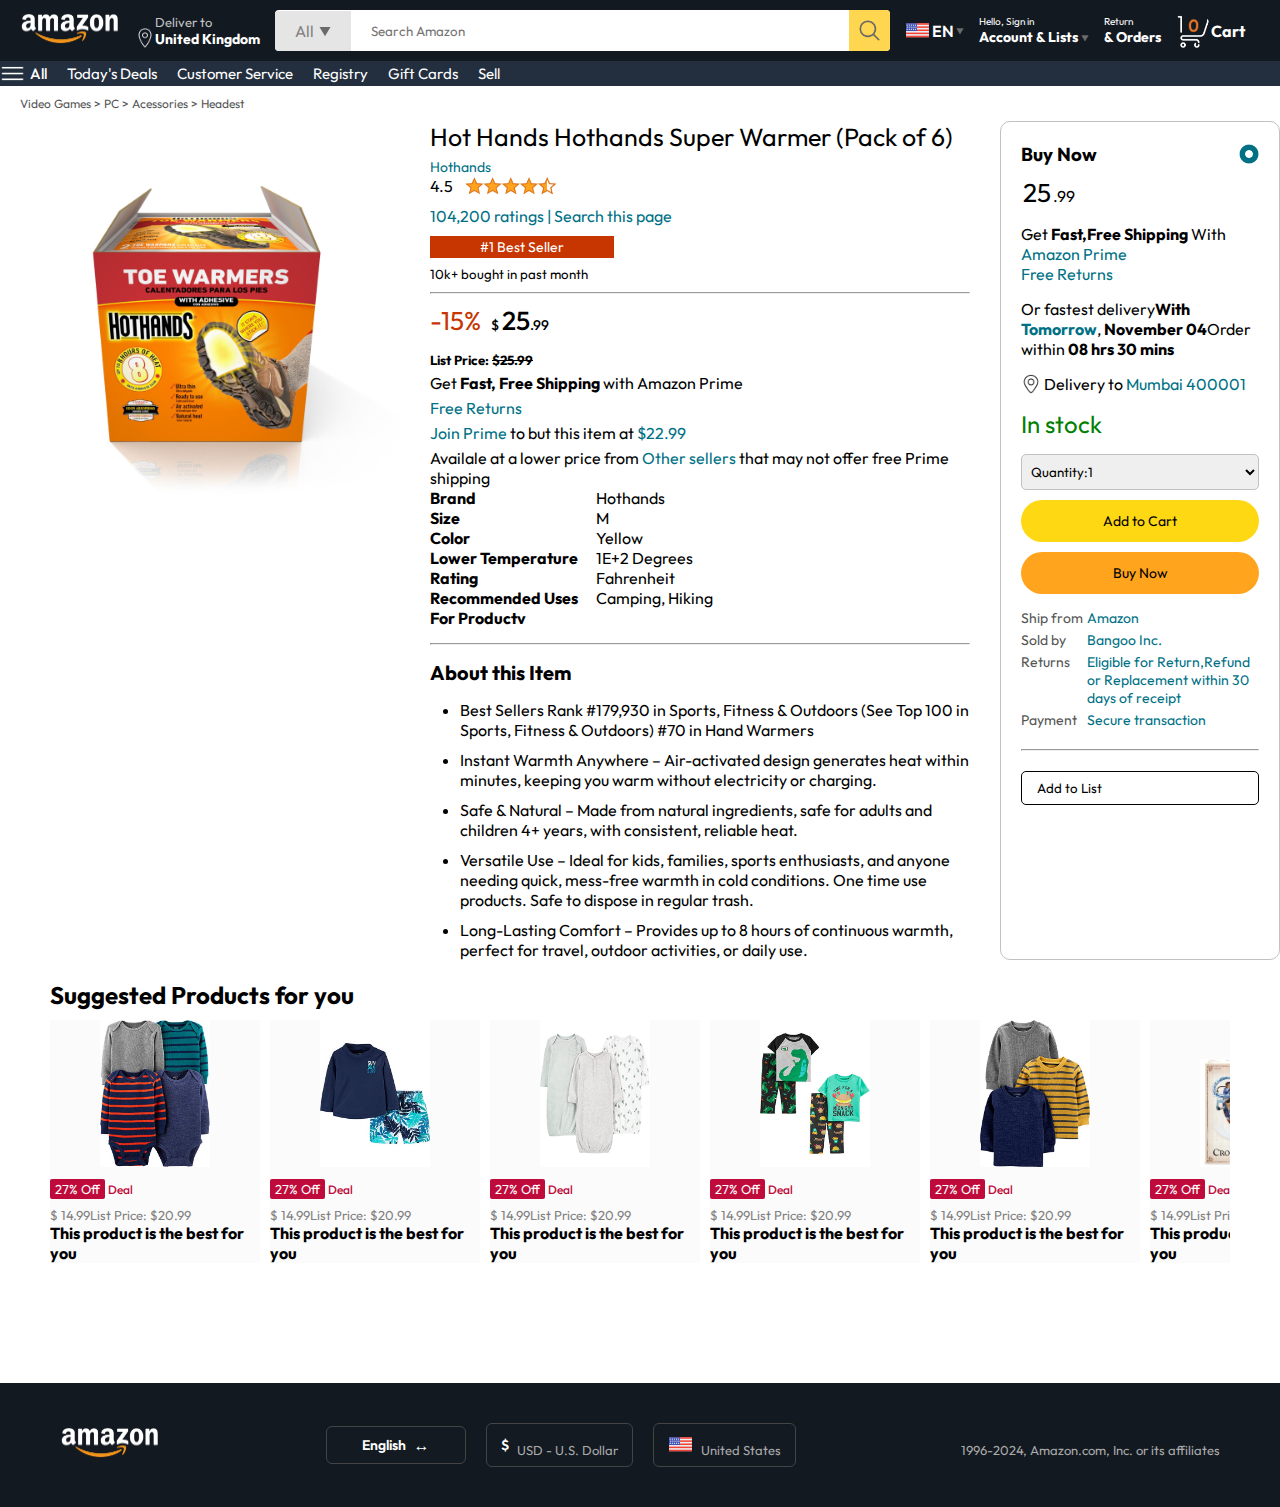
<file: product11.html>
<!DOCTYPE html>
<html lang="en">

<head>
    <meta charset="UTF-8">
    <meta name="viewport" content="width=device-width, initial-scale=1.0">
    <title>Product2 Page</title>
    <link rel="icon" type="image/x-icon" href="img/amazon icon.png">
    <link rel="stylesheet" href="style.css">
    <link rel="stylesheet" href="product.css">
</head>
</head>

<body>
    <nav>
        <a href="/">
            <img src="img/amazon_logo.png" width="100" alt="">
        </a>
        <div class="nav-country">
            <img src="img/location_icon.png" height="20" alt="">
            <div>
                <p>Deliver to</p>
                <h1>United Kingdom</h1>
            </div>
        </div>
        <div class="nav-search">
            <div class="nav-search-category">
                <p>All</p>
                <img src="img/dropdown_icon.png" height="12" alt="">
            </div>
            <input type="text" class="nav-search-input" placeholder="Search Amazon">
            <img src="img/search_icon.png" class="nav-search-icon" alt="">
        </div>

        <div class="nav-language">
            <img src="img/us_flag.png" width="25px" alt="">
            <p>EN</p>
            <img src="img/dropdown_icon.png" width="8px" alt="">
        </div>
        <div class="nav-text">
            <p>Hello, Sign in</p>
            <h1>Account & Lists <img src="img/dropdown_icon.png" width="8px" alt=""> </h1>
        </div>
        <div class="nav-text">
            <p>Return</p>
            <h1>& Orders</h1>
        </div>
        <a href="signIn.html" class="user-icon" style=" display:none;"><img src="img/user.png" alt=""></a>
        <a href="/cart.html" class="nav-cart">
            <img src="img/cart_icon.png" width="35px" alt="">
            <h4>Cart</h4>
        </a>

    </nav>


    <div class="nav-bottom">
        <div>
            <img src="img/menu_icon.png" width="25px" alt="">
            <p>All</p>
        </div>
        <p>Today's Deals</p>
        <p>Customer Service</p>
        <p>Registry</p>
        <p>Gift Cards</p>
        <p>Sell</p>
    </div>
    <p class="details">Video Games > PC > Acessories > Headest</p>
    <div class="product-display">
        <div class="product-d-image">
            <div class="product-main-image">
                <img src="img/product1-10.jpg" width="400" alt="">
            </div>
        </div>
        <div class="product-d-details">
            <p class="product-title">
               Hot Hands Hothands Super Warmer (Pack of 6) 
            </p>
            <p class="brand-store">Hothands</p>
            <div class="product-rating">
                <div>
                    <div>4.5 <img src="rating_img.png" height="20px" alt=""></div>
                </div>
                <p>104,200 ratings | Search this page</p>
                <p><span>#1 Best Seller</span></p>
                <h5>10k+ bought in past month</h5>
                <hr>
            </div>
            <div class="product-d-price">
                <div>
                    <p>-15%</p>
                    <h1>$ <span>25</span>.99</h1>
                </div>
                <h5>List Price: <span>$25.99</span></h5>
                <p>Get <b>Fast, Free Shipping</b> with Amazon Prime</p>
                <p><span>Free Returns</span></p>
                <p><span>Join Prime</span> to but this item at <span>$22.99</span></p>
                <p>Availale at a lower price from <span>Other sellers</span> that may not offer free Prime shipping</p>
            </div>
            
            <div class="product-info">
                <p><b>Brand</b></p>
                <p>Hothands</p>
                <p><b>Size</b></p>
                <p>M</p>
                <p><b>Color</b></p>
                <p>Yellow</p>
                <p><b>Lower Temperature Rating</b></p>
                <p>1E+2 Degrees Fahrenheit</p>
                <p><b>Recommended Uses For Productv</b></p>
                <p>Camping, Hiking</p>
            
            </div>
            <hr>
            <div class="product-description">
                <h1>About this Item</h1>
                <ul>
                    <li>
                        Best Sellers Rank	
                       #179,930 in Sports, Fitness & Outdoors (See Top 100 in Sports, Fitness & Outdoors)
                       #70 in Hand Warmers
                        
                    </li>
                    <li>
                        Instant Warmth Anywhere – Air-activated design generates
                         heat within minutes, keeping you warm without electricity or charging.
                        
                    </li>
                    <li>
                        Safe & Natural – Made from natural ingredients,
                         safe for adults and children 4+ years, with consistent, reliable heat.
                    </li>
                    <li>
                      Versatile Use – Ideal for kids, families, sports enthusiasts, and 
                      anyone needing quick, mess-free warmth in cold conditions.
                     One time use products. Safe to dispose in regular trash.
                    </li>
                    <li>
                      Long-Lasting Comfort – Provides up to 8 hours of continuous warmth,
                       perfect for travel, outdoor activities, or daily use. 
                    </li>
                </ul>
            </div>
        </div>

        <div class="product-d-purchase">
            <div class="title">
                <h3>Buy Now</h3> <img src="img/circle_icon.png" width="20px" alt="">
            </div>
            <h1 class="price"><span>25</span>.99</h1>
            <div class="gap">
                <p>Get <b>Fast,Free Shipping</b> With <span>Amazon Prime</span></p>
                <p><span>Free Returns</span></p>
            </div>
            <div class="gap">
                <p>Or fastest delivery<b>With <span>Tomorrow</span></b>, <b>November 04</b>Order within <b> 08 hrs 30
                        mins</b></p>
            </div>
            <div class="delivery-location">
                <img src="img/location_icon_dark.png" width="20px" alt="">
                <p>Delivery to <span>Mumbai 400001</span></p>
            </div>
            <h2 class="product-stock">In stock</h2>
            <select class="product-quantity">
                <option value="1">Quantity:1</option>
                <option value="2">Quantity:2</option>
                <option value="3">Quantity:3</option>
            </select>
            <button class="btn">Add to Cart</button>
            <button class="btn product-buy">Buy Now</button>

            <div class="seller-info">
                <p>Ship from</p>
                <p><span>Amazon</span></p>
                <p>Sold by</p>
                <p><span>Bangoo Inc.</span></p>
                <p>Returns</p>
                <p><span>Eligible for Return,Refund or Replacement within 30 days of receipt</span></p>
                <p>Payment</p>
                <p><span>Secure transaction</span></p>
            </div>
            <hr>
            <button class="add-list">Add to List</button>
        </div>
    </div>
    
    <div class="products-slider-with-price">
        <h2>Suggested Products for you</h2>
        <div class="products">
            <div class="products-card">
                <div class="product-img-container">
                    <img src="img/product2-1.jpg" alt="">
                </div>
                <div class="product-offer">
                    <p>27% Off</p> <span>Deal</span>
                </div>
                <p class="product-price">$ <span>14.99</span>List Price: $20.99</p>
                <h4>This product is the best for you</h4>
            </div>
            <div class="products-card">
                <div class="product-img-container">
                    <img src="img/product2-2.jpg" alt="">
                </div>
                <div class="product-offer">
                    <p>27% Off</p> <span>Deal</span>
                </div>
                <p class="product-price">$ <span>14.99</span>List Price: $20.99</p>
                <h4>This product is the best for you</h4>
            </div>
            <div class="products-card">
                <div class="product-img-container">
                    <img src="img/product2-3.jpg" alt="">
                </div>
                <div class="product-offer">
                    <p>27% Off</p> <span>Deal</span>
                </div>
                <p class="product-price">$ <span>14.99</span>List Price: $20.99</p>
                <h4>This product is the best for you</h4>
            </div>
            <div class="products-card">
                <div class="product-img-container">
                    <img src="img/product2-4.jpg" alt="">
                </div>
                <div class="product-offer">
                    <p>27% Off</p> <span>Deal</span>
                </div>
                <p class="product-price">$ <span>14.99</span>List Price: $20.99</p>
                <h4>This product is the best for you</h4>
            </div>
            <div class="products-card">
                <div class="product-img-container">
                    <img src="img/product2-5.jpg" alt="">
                </div>
                <div class="product-offer">
                    <p>27% Off</p> <span>Deal</span>
                </div>
                <p class="product-price">$ <span>14.99</span>List Price: $20.99</p>
                <h4>This product is the best for you</h4>
            </div>
            <div class="products-card">
                <div class="product-img-container">
                    <img src="img/product2-6.jpg" alt="">
                </div>
                <div class="product-offer">
                    <p>27% Off</p> <span>Deal</span>
                </div>
                <p class="product-price">$ <span>14.99</span>List Price: $20.99</p>
                <h4>This product is the best for you</h4>
            </div>
            <div class="products-card">
                <div class="product-img-container">
                    <img src="img/product2-7.jpg" alt="">
                </div>
                <div class="product-offer">
                    <p>27% Off</p> <span>Deal</span>
                </div>
                <p class="product-price">$ <span>14.99</span>List Price: $20.99</p>
                <h4>This product is the best for you</h4>
            </div>
            <div class="products-card">
                <div class="product-img-container">
                    <img src="img/product2-8.jpg" alt="">
                </div>
                <div class="product-offer">
                    <p>27% Off</p> <span>Deal</span>
                </div>
                <p class="product-price">$ <span>14.99</span>List Price: $20.99</p>
                <h4>This product is the best for you</h4>
            </div>
            <div class="products-card">
                <div class="product-img-container">
                    <img src="img/product2-9.jpg" alt="">
                </div>
                <div class="product-offer">
                    <p>27% Off</p> <span>Deal</span>
                </div>
                <p class="product-price">$ <span>14.99</span>List Price: $20.99</p>
                <h4>This product is the best for you</h4>
            </div>
            <div class="products-card">
                <div class="product-img-container">
                    <img src="img/product2-10.jpg" alt="">
                </div>
                <div class="product-offer">
                    <p>27% Off</p> <span>Deal</span>
                </div>
                <p class="product-price">$ <span>14.99</span>List Price: $20.99</p>
                <h4>This product is the best for you</h4>
            </div>
            <div class="products-card">
                <div class="product-img-container">
                    <img src="img/product2-11.jpg" alt="">
                </div>
                <div class="product-offer">
                    <p>27% Off</p> <span>Deal</span>
                </div>
                <p class="product-price">$ <span>14.99</span>List Price: $20.99</p>
                <h4>This product is the best for you</h4>
            </div>
        </div>
    </div>
    
    <footer class="product-footer">
        <div>
            <img src="img/amazon_logo.png" width="100" alt="">
        </div>
        <div class="lang-container">
            <div class="ftr-lang">
                <h4>English</h4>
                <span>&#8596</span>
            </div>
             <div class="ftr-lang">
                <h4>$ </h4>
                <p>USD - U.S. Dollar</p>
            </div>
             <div class="ftr-lang">
                <img src="img/us_flag.png" alt="">
                <p>United States</p>
             </div>
        </div>
        <div>
            <p> 1996-2024, Amazon.com, Inc. or its affiliates</p>
        </div>
    </footer>
</body>

</html>
</file>
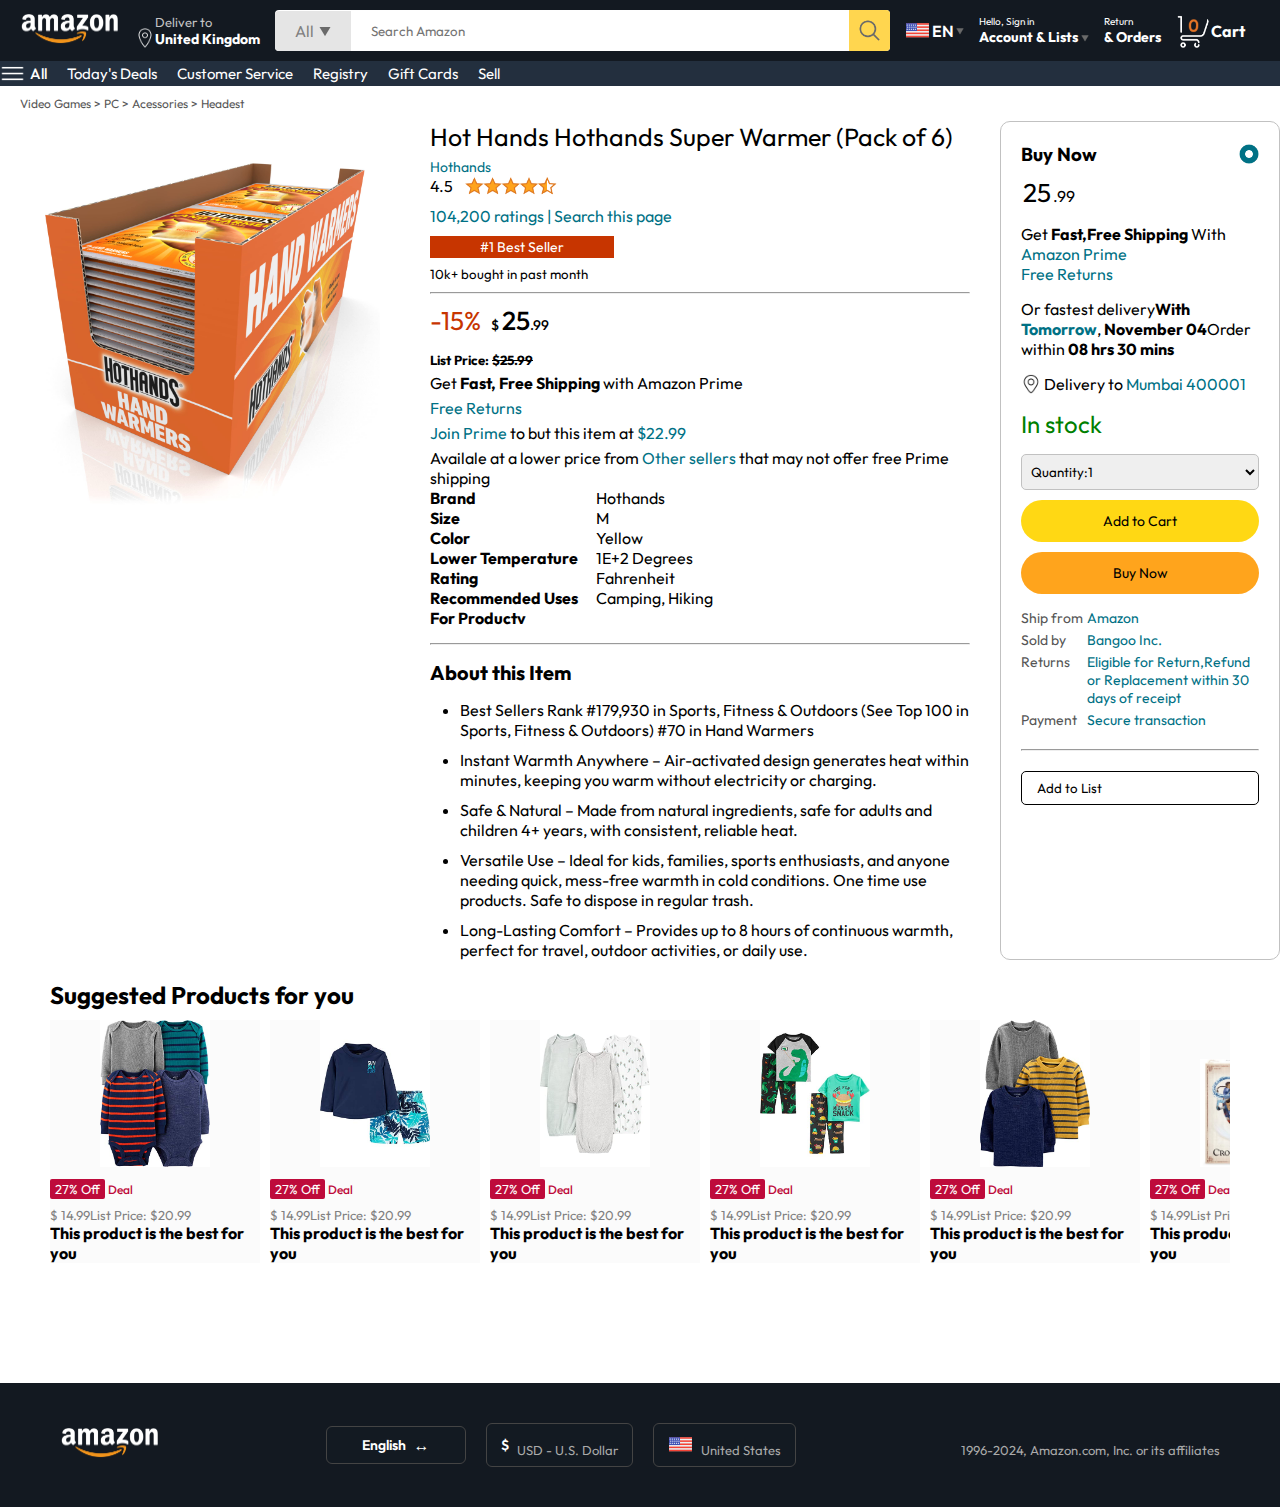
<file: product2.html>
<!DOCTYPE html>
<html lang="en">

<head>
    <meta charset="UTF-8">
    <meta name="viewport" content="width=device-width, initial-scale=1.0">
    <title>Product2 Page</title>
    <link rel="icon" type="image/x-icon" href="img/amazon icon.png">
    <link rel="stylesheet" href="style.css">
    <link rel="stylesheet" href="product.css">
</head>
</head>

<body>
    <nav>
        <a href="/">
            <img src="img/amazon_logo.png" width="100" alt="">
        </a>
        <div class="nav-country">
            <img src="img/location_icon.png" height="20" alt="">
            <div>
                <p>Deliver to</p>
                <h1>United Kingdom</h1>
            </div>
        </div>
        <div class="nav-search">
            <div class="nav-search-category">
                <p>All</p>
                <img src="img/dropdown_icon.png" height="12" alt="">
            </div>
            <input type="text" class="nav-search-input" placeholder="Search Amazon">
            <img src="img/search_icon.png" class="nav-search-icon" alt="">
        </div>

        <div class="nav-language">
            <img src="img/us_flag.png" width="25px" alt="">
            <p>EN</p>
            <img src="img/dropdown_icon.png" width="8px" alt="">
        </div>
        <div class="nav-text">
            <p>Hello, Sign in</p>
            <h1>Account & Lists <img src="img/dropdown_icon.png" width="8px" alt=""> </h1>
        </div>
        <div class="nav-text">
            <p>Return</p>
            <h1>& Orders</h1>
        </div>
        <a href="signIn.html" class="user-icon" style=" display:none;"><img src="img/user.png" alt=""></a>
        <a href="/cart.html" class="nav-cart">
            <img src="img/cart_icon.png" width="35px" alt="">
            <h4>Cart</h4>
        </a>

    </nav>


    <div class="nav-bottom">
        <div>
            <img src="img/menu_icon.png" width="25px" alt="">
            <p>All</p>
        </div>
        <p>Today's Deals</p>
        <p>Customer Service</p>
        <p>Registry</p>
        <p>Gift Cards</p>
        <p>Sell</p>
    </div>
    <p class="details">Video Games > PC > Acessories > Headest</p>
    <div class="product-display">
        <div class="product-d-image">
            <div class="product-main-image">
                <img src="img/product1-1.jpg" width="400" alt="">
            </div>
        </div>
        <div class="product-d-details">
            <p class="product-title">
               Hot Hands Hothands Super Warmer (Pack of 6) 
            </p>
            <p class="brand-store">Hothands</p>
            <div class="product-rating">
                <div>
                    <div>4.5 <img src="rating_img.png" height="20px" alt=""></div>
                </div>
                <p>104,200 ratings | Search this page</p>
                <p><span>#1 Best Seller</span></p>
                <h5>10k+ bought in past month</h5>
                <hr>
            </div>
            <div class="product-d-price">
                <div>
                    <p>-15%</p>
                    <h1>$ <span>25</span>.99</h1>
                </div>
                <h5>List Price: <span>$25.99</span></h5>
                <p>Get <b>Fast, Free Shipping</b> with Amazon Prime</p>
                <p><span>Free Returns</span></p>
                <p><span>Join Prime</span> to but this item at <span>$22.99</span></p>
                <p>Availale at a lower price from <span>Other sellers</span> that may not offer free Prime shipping</p>
            </div>
            
            <div class="product-info">
                <p><b>Brand</b></p>
                <p>Hothands</p>
                <p><b>Size</b></p>
                <p>M</p>
                <p><b>Color</b></p>
                <p>Yellow</p>
                <p><b>Lower Temperature Rating</b></p>
                <p>1E+2 Degrees Fahrenheit</p>
                <p><b>Recommended Uses For Productv</b></p>
                <p>Camping, Hiking</p>
            
            </div>
            <hr>
            <div class="product-description">
                <h1>About this Item</h1>
                <ul>
                    <li>
                        Best Sellers Rank	
                       #179,930 in Sports, Fitness & Outdoors (See Top 100 in Sports, Fitness & Outdoors)
                       #70 in Hand Warmers
                        
                    </li>
                    <li>
                        Instant Warmth Anywhere – Air-activated design generates
                         heat within minutes, keeping you warm without electricity or charging.
                        
                    </li>
                    <li>
                        Safe & Natural – Made from natural ingredients,
                         safe for adults and children 4+ years, with consistent, reliable heat.
                    </li>
                    <li>
                      Versatile Use – Ideal for kids, families, sports enthusiasts, and 
                      anyone needing quick, mess-free warmth in cold conditions.
                     One time use products. Safe to dispose in regular trash.
                    </li>
                    <li>
                      Long-Lasting Comfort – Provides up to 8 hours of continuous warmth,
                       perfect for travel, outdoor activities, or daily use. 
                    </li>
                </ul>
            </div>
        </div>

        <div class="product-d-purchase">
            <div class="title">
                <h3>Buy Now</h3> <img src="img/circle_icon.png" width="20px" alt="">
            </div>
            <h1 class="price"><span>25</span>.99</h1>
            <div class="gap">
                <p>Get <b>Fast,Free Shipping</b> With <span>Amazon Prime</span></p>
                <p><span>Free Returns</span></p>
            </div>
            <div class="gap">
                <p>Or fastest delivery<b>With <span>Tomorrow</span></b>, <b>November 04</b>Order within <b> 08 hrs 30
                        mins</b></p>
            </div>
            <div class="delivery-location">
                <img src="img/location_icon_dark.png" width="20px" alt="">
                <p>Delivery to <span>Mumbai 400001</span></p>
            </div>
            <h2 class="product-stock">In stock</h2>
            <select class="product-quantity">
                <option value="1">Quantity:1</option>
                <option value="2">Quantity:2</option>
                <option value="3">Quantity:3</option>
            </select>
            <button class="btn">Add to Cart</button>
            <button class="btn product-buy">Buy Now</button>

            <div class="seller-info">
                <p>Ship from</p>
                <p><span>Amazon</span></p>
                <p>Sold by</p>
                <p><span>Bangoo Inc.</span></p>
                <p>Returns</p>
                <p><span>Eligible for Return,Refund or Replacement within 30 days of receipt</span></p>
                <p>Payment</p>
                <p><span>Secure transaction</span></p>
            </div>
            <hr>
            <button class="add-list">Add to List</button>
        </div>
    </div>
    
    <div class="products-slider-with-price">
        <h2>Suggested Products for you</h2>
        <div class="products">
            <div class="products-card">
                <div class="product-img-container">
                    <img src="img/product2-1.jpg" alt="">
                </div>
                <div class="product-offer">
                    <p>27% Off</p> <span>Deal</span>
                </div>
                <p class="product-price">$ <span>14.99</span>List Price: $20.99</p>
                <h4>This product is the best for you</h4>
            </div>
            <div class="products-card">
                <div class="product-img-container">
                    <img src="img/product2-2.jpg" alt="">
                </div>
                <div class="product-offer">
                    <p>27% Off</p> <span>Deal</span>
                </div>
                <p class="product-price">$ <span>14.99</span>List Price: $20.99</p>
                <h4>This product is the best for you</h4>
            </div>
            <div class="products-card">
                <div class="product-img-container">
                    <img src="img/product2-3.jpg" alt="">
                </div>
                <div class="product-offer">
                    <p>27% Off</p> <span>Deal</span>
                </div>
                <p class="product-price">$ <span>14.99</span>List Price: $20.99</p>
                <h4>This product is the best for you</h4>
            </div>
            <div class="products-card">
                <div class="product-img-container">
                    <img src="img/product2-4.jpg" alt="">
                </div>
                <div class="product-offer">
                    <p>27% Off</p> <span>Deal</span>
                </div>
                <p class="product-price">$ <span>14.99</span>List Price: $20.99</p>
                <h4>This product is the best for you</h4>
            </div>
            <div class="products-card">
                <div class="product-img-container">
                    <img src="img/product2-5.jpg" alt="">
                </div>
                <div class="product-offer">
                    <p>27% Off</p> <span>Deal</span>
                </div>
                <p class="product-price">$ <span>14.99</span>List Price: $20.99</p>
                <h4>This product is the best for you</h4>
            </div>
            <div class="products-card">
                <div class="product-img-container">
                    <img src="img/product2-6.jpg" alt="">
                </div>
                <div class="product-offer">
                    <p>27% Off</p> <span>Deal</span>
                </div>
                <p class="product-price">$ <span>14.99</span>List Price: $20.99</p>
                <h4>This product is the best for you</h4>
            </div>
            <div class="products-card">
                <div class="product-img-container">
                    <img src="img/product2-7.jpg" alt="">
                </div>
                <div class="product-offer">
                    <p>27% Off</p> <span>Deal</span>
                </div>
                <p class="product-price">$ <span>14.99</span>List Price: $20.99</p>
                <h4>This product is the best for you</h4>
            </div>
            <div class="products-card">
                <div class="product-img-container">
                    <img src="img/product2-8.jpg" alt="">
                </div>
                <div class="product-offer">
                    <p>27% Off</p> <span>Deal</span>
                </div>
                <p class="product-price">$ <span>14.99</span>List Price: $20.99</p>
                <h4>This product is the best for you</h4>
            </div>
            <div class="products-card">
                <div class="product-img-container">
                    <img src="img/product2-9.jpg" alt="">
                </div>
                <div class="product-offer">
                    <p>27% Off</p> <span>Deal</span>
                </div>
                <p class="product-price">$ <span>14.99</span>List Price: $20.99</p>
                <h4>This product is the best for you</h4>
            </div>
            <div class="products-card">
                <div class="product-img-container">
                    <img src="img/product2-10.jpg" alt="">
                </div>
                <div class="product-offer">
                    <p>27% Off</p> <span>Deal</span>
                </div>
                <p class="product-price">$ <span>14.99</span>List Price: $20.99</p>
                <h4>This product is the best for you</h4>
            </div>
            <div class="products-card">
                <div class="product-img-container">
                    <img src="img/product2-11.jpg" alt="">
                </div>
                <div class="product-offer">
                    <p>27% Off</p> <span>Deal</span>
                </div>
                <p class="product-price">$ <span>14.99</span>List Price: $20.99</p>
                <h4>This product is the best for you</h4>
            </div>
        </div>
    </div>
    
    <footer class="product-footer">
        <div>
            <img src="img/amazon_logo.png" width="100" alt="">
        </div>
        <div class="lang-container">
            <div class="ftr-lang">
                <h4>English</h4>
                <span>&#8596</span>
            </div>
             <div class="ftr-lang">
                <h4>$ </h4>
                <p>USD - U.S. Dollar</p>
            </div>
             <div class="ftr-lang">
                <img src="img/us_flag.png" alt="">
                <p>United States</p>
             </div>
        </div>
        <div>
            <p> 1996-2024, Amazon.com, Inc. or its affiliates</p>
        </div>
    </footer>
</body>

</html>
</file>
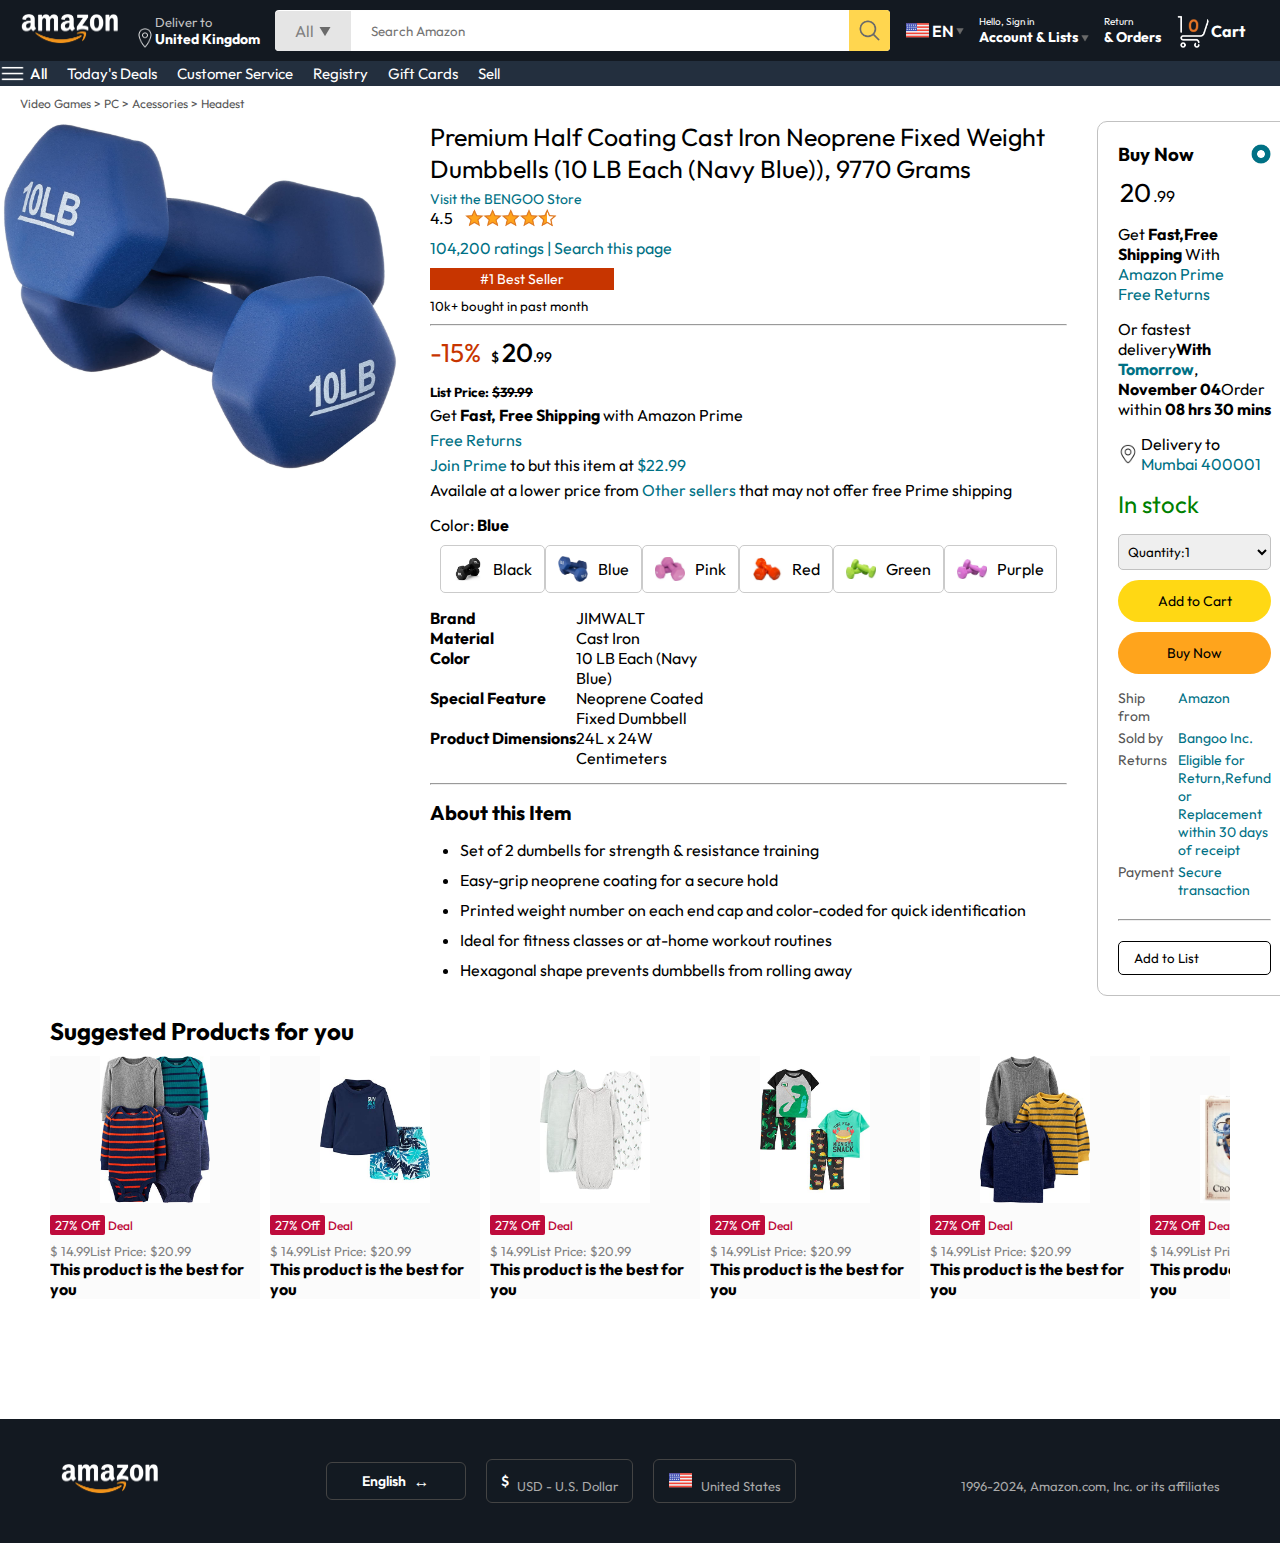
<file: product3.html>
<!DOCTYPE html>
<html lang="en">

<head>
    <meta charset="UTF-8">
    <meta name="viewport" content="width=device-width, initial-scale=1.0">
    <title>Product Page</title>
    <link rel="icon" type="image/x-icon" href="img/amazon icon.png">
    <link rel="stylesheet" href="style.css">
    <link rel="stylesheet" href="product.css">
</head>
</head>

<body>
    <nav>
        <a href="/">
            <img src="img/amazon_logo.png" width="100" alt="">
        </a>
        <div class="nav-country">
            <img src="img/location_icon.png" height="20" alt="">
            <div>
                <p>Deliver to</p>
                <h1>United Kingdom</h1>
            </div>
        </div>
        <div class="nav-search">
            <div class="nav-search-category">
                <p>All</p>
                <img src="img/dropdown_icon.png" height="12" alt="">
            </div>
            <input type="text" class="nav-search-input" placeholder="Search Amazon">
            <img src="img/search_icon.png" class="nav-search-icon" alt="">
        </div>

        <div class="nav-language">
            <img src="img/us_flag.png" width="25px" alt="">
            <p>EN</p>
            <img src="img/dropdown_icon.png" width="8px" alt="">
        </div>
        <div class="nav-text">
            <p>Hello, Sign in</p>
            <h1>Account & Lists <img src="img/dropdown_icon.png" width="8px" alt=""> </h1>
        </div>
        <div class="nav-text">
            <p>Return</p>
            <h1>& Orders</h1>
        </div>
        <a href="signIn.html" class="user-icon" style=" display:none;"><img src="img/user.png" alt=""></a>
        <a href="/cart.html" class="nav-cart">
            <img src="img/cart_icon.png" width="35px" alt="">
            <h4>Cart</h4>
        </a>

    </nav>


    <div class="nav-bottom">
        <div>
            <img src="img/menu_icon.png" width="25px" alt="">
            <p>All</p>
        </div>
        <p>Today's Deals</p>
        <p>Customer Service</p>
        <p>Registry</p>
        <p>Gift Cards</p>
        <p>Sell</p>
    </div>
    <p class="details">Video Games > PC > Acessories > Headest</p>
    <div class="product-display">
        <div class="product-d-image">    
            <div class="product-main-image">
                <img src="img/product1-2.jpg" width="400" alt="">
            </div>
        </div>
        <div class="product-d-details">
            <p class="product-title">
                Premium Half Coating Cast Iron Neoprene 
                Fixed Weight Dumbbells (10 LB Each (Navy Blue)), 9770 Grams
            </p>
            <p class="brand-store">Visit the BENGOO Store</p>
            <div class="product-rating">
                <div>
                    <div>4.5 <img src="rating_img.png" height="20px" alt=""></div>
                </div>
                <p>104,200 ratings | Search this page</p>
                <p><span>#1 Best Seller</span></p>
                <h5>10k+ bought in past month</h5>
                <hr>
            </div>
            <div class="product-d-price">
                <div>
                    <p>-15%</p>
                    <h1>$ <span>20</span>.99</h1>
                </div>
                <h5>List Price: <span>$39.99</span></h5>
                <p>Get <b>Fast, Free Shipping</b> with Amazon Prime</p>
                <p><span>Free Returns</span></p>
                <p><span>Join Prime</span> to but this item at <span>$22.99</span></p>
                <p>Availale at a lower price from <span>Other sellers</span> that may not offer free Prime shipping</p>
            </div>
            <div class="product-color-selection">
                <p>Color: <b>Blue</b></p>
                <div class="product-color-option">
                    <div class="option">
                        <img src="img/black.jpeg" width="30px" alt="">
                        <p>Black</p>
                    </div>
                    <div class="option">
                        <img src="img/product1-2.jpg" width="30px" alt="">
                        <p>Blue</p>
                    </div>
                    <div class="option">
                        <img src="img/pink.jpeg" width="30px" alt="">
                        <p>Pink</p>
                    </div>
                    <div class="option">
                        <img src="img/orange.jpeg" width="30px" alt="">
                        <p>Red</p>
                    </div>
                    <div class="option">
                        <img src="img/green.jpeg" width="30px" alt="">
                        <p>Green</p>
                    </div>
                    <div class="option">
                        <img src="img/purple.jpeg" width="30px" alt="">
                        <p>Purple</p>
                    </div>
                </div>
            </div>
            <div class="product-info">
                <p><b>Brand</b></p>
                <p>JIMWALT</p>
                <p><b>Material</b></p>
                <p>	Cast Iron</p>
                <p><b>Color</b></p>
                <p>10 LB Each (Navy Blue)</p>
                <p><b>Special Feature</b></p>
                <p>Neoprene Coated Fixed Dumbbell</p>
              
                <p><b>Product Dimensions</b></p>
                <p>24L x 24W Centimeters</p>
            </div>
            <hr>
            <div class="product-description">
                <h1>About this Item</h1>
                <ul>
                    <li>
                        Set of 2 dumbells for strength & resistance training
                    </li>
                    <li>
                        Easy-grip neoprene coating for a secure hold       
                    </li>
                    <li>
                        Printed weight number on each end cap and color-coded for quick identification
                    </li>
                    <li>
                        Ideal for fitness classes or at-home workout routines
                    </li>
                    <li>
                        Hexagonal shape prevents dumbbells from rolling away
                    </li>
                   
                </ul>
            </div>
        </div>
        <div class="product-d-purchase">
            <div class="title">
                <h3>Buy Now</h3> <img src="img/circle_icon.png" width="20px" alt="">
            </div>
            <h1 class="price"><span>20</span>.99</h1>
            <div class="gap">
                <p>Get <b>Fast,Free Shipping</b> With <span>Amazon Prime</span></p>
                <p><span>Free Returns</span></p>
            </div>
            <div class="gap">
                <p>Or fastest delivery<b>With <span>Tomorrow</span></b>, <b>November 04</b>Order within <b> 08 hrs 30
                        mins</b></p>
            </div>
            <div class="delivery-location">
                <img src="img/location_icon_dark.png" width="20px" alt="">
                <p>Delivery to <span>Mumbai 400001</span></p>
            </div>
            <h2 class="product-stock">In stock</h2>
            <select class="product-quantity">
                <option value="1">Quantity:1</option>
                <option value="2">Quantity:2</option>
                <option value="3">Quantity:3</option>
            </select>
            <button class="btn">Add to Cart</button>
            <button class="btn product-buy">Buy Now</button>

            <div class="seller-info">
                <p>Ship from</p>
                <p><span>Amazon</span></p>
                <p>Sold by</p>
                <p><span>Bangoo Inc.</span></p>
                <p>Returns</p>
                <p><span>Eligible for Return,Refund or Replacement within 30 days of receipt</span></p>
                <p>Payment</p>
                <p><span>Secure transaction</span></p>
            </div>
            <hr>
            <button class="add-list">Add to List</button>
        </div>
    </div>
    
    <div class="products-slider-with-price">
        <h2>Suggested Products for you</h2>
        <div class="products">
            <div class="products-card">
                <div class="product-img-container">
                    <img src="img/product2-1.jpg" alt="">
                </div>
                <div class="product-offer">
                    <p>27% Off</p> <span>Deal</span>
                </div>
                <p class="product-price">$ <span>14.99</span>List Price: $20.99</p>
                <h4>This product is the best for you</h4>
            </div>
            <div class="products-card">
                <div class="product-img-container">
                    <img src="img/product2-2.jpg" alt="">
                </div>
                <div class="product-offer">
                    <p>27% Off</p> <span>Deal</span>
                </div>
                <p class="product-price">$ <span>14.99</span>List Price: $20.99</p>
                <h4>This product is the best for you</h4>
            </div>
            <div class="products-card">
                <div class="product-img-container">
                    <img src="img/product2-3.jpg" alt="">
                </div>
                <div class="product-offer">
                    <p>27% Off</p> <span>Deal</span>
                </div>
                <p class="product-price">$ <span>14.99</span>List Price: $20.99</p>
                <h4>This product is the best for you</h4>
            </div>
            <div class="products-card">
                <div class="product-img-container">
                    <img src="img/product2-4.jpg" alt="">
                </div>
                <div class="product-offer">
                    <p>27% Off</p> <span>Deal</span>
                </div>
                <p class="product-price">$ <span>14.99</span>List Price: $20.99</p>
                <h4>This product is the best for you</h4>
            </div>
            <div class="products-card">
                <div class="product-img-container">
                    <img src="img/product2-5.jpg" alt="">
                </div>
                <div class="product-offer">
                    <p>27% Off</p> <span>Deal</span>
                </div>
                <p class="product-price">$ <span>14.99</span>List Price: $20.99</p>
                <h4>This product is the best for you</h4>
            </div>
            <div class="products-card">
                <div class="product-img-container">
                    <img src="img/product2-6.jpg" alt="">
                </div>
                <div class="product-offer">
                    <p>27% Off</p> <span>Deal</span>
                </div>
                <p class="product-price">$ <span>14.99</span>List Price: $20.99</p>
                <h4>This product is the best for you</h4>
            </div>
            <div class="products-card">
                <div class="product-img-container">
                    <img src="img/product2-7.jpg" alt="">
                </div>
                <div class="product-offer">
                    <p>27% Off</p> <span>Deal</span>
                </div>
                <p class="product-price">$ <span>14.99</span>List Price: $20.99</p>
                <h4>This product is the best for you</h4>
            </div>
            <div class="products-card">
                <div class="product-img-container">
                    <img src="img/product2-8.jpg" alt="">
                </div>
                <div class="product-offer">
                    <p>27% Off</p> <span>Deal</span>
                </div>
                <p class="product-price">$ <span>14.99</span>List Price: $20.99</p>
                <h4>This product is the best for you</h4>
            </div>
            <div class="products-card">
                <div class="product-img-container">
                    <img src="img/product2-9.jpg" alt="">
                </div>
                <div class="product-offer">
                    <p>27% Off</p> <span>Deal</span>
                </div>
                <p class="product-price">$ <span>14.99</span>List Price: $20.99</p>
                <h4>This product is the best for you</h4>
            </div>
            <div class="products-card">
                <div class="product-img-container">
                    <img src="img/product2-10.jpg" alt="">
                </div>
                <div class="product-offer">
                    <p>27% Off</p> <span>Deal</span>
                </div>
                <p class="product-price">$ <span>14.99</span>List Price: $20.99</p>
                <h4>This product is the best for you</h4>
            </div>
            <div class="products-card">
                <div class="product-img-container">
                    <img src="img/product2-11.jpg" alt="">
                </div>
                <div class="product-offer">
                    <p>27% Off</p> <span>Deal</span>
                </div>
                <p class="product-price">$ <span>14.99</span>List Price: $20.99</p>
                <h4>This product is the best for you</h4>
            </div>
        </div>
    </div>
    
    <footer class="product-footer">
        <div>
            <img src="img/amazon_logo.png" width="100" alt="">
        </div>
        <div class="lang-container">
            <div class="ftr-lang">
                <h4>English</h4>
                <span>&#8596</span>
            </div>
             <div class="ftr-lang">
                <h4>$ </h4>
                <p>USD - U.S. Dollar</p>
            </div>
             <div class="ftr-lang">
                <img src="img/us_flag.png" alt="">
                <p>United States</p>
             </div>
        </div>
        <div>
            <p> 1996-2024, Amazon.com, Inc. or its affiliates</p>
        </div>
    </footer>
</body>

</html>
</file>
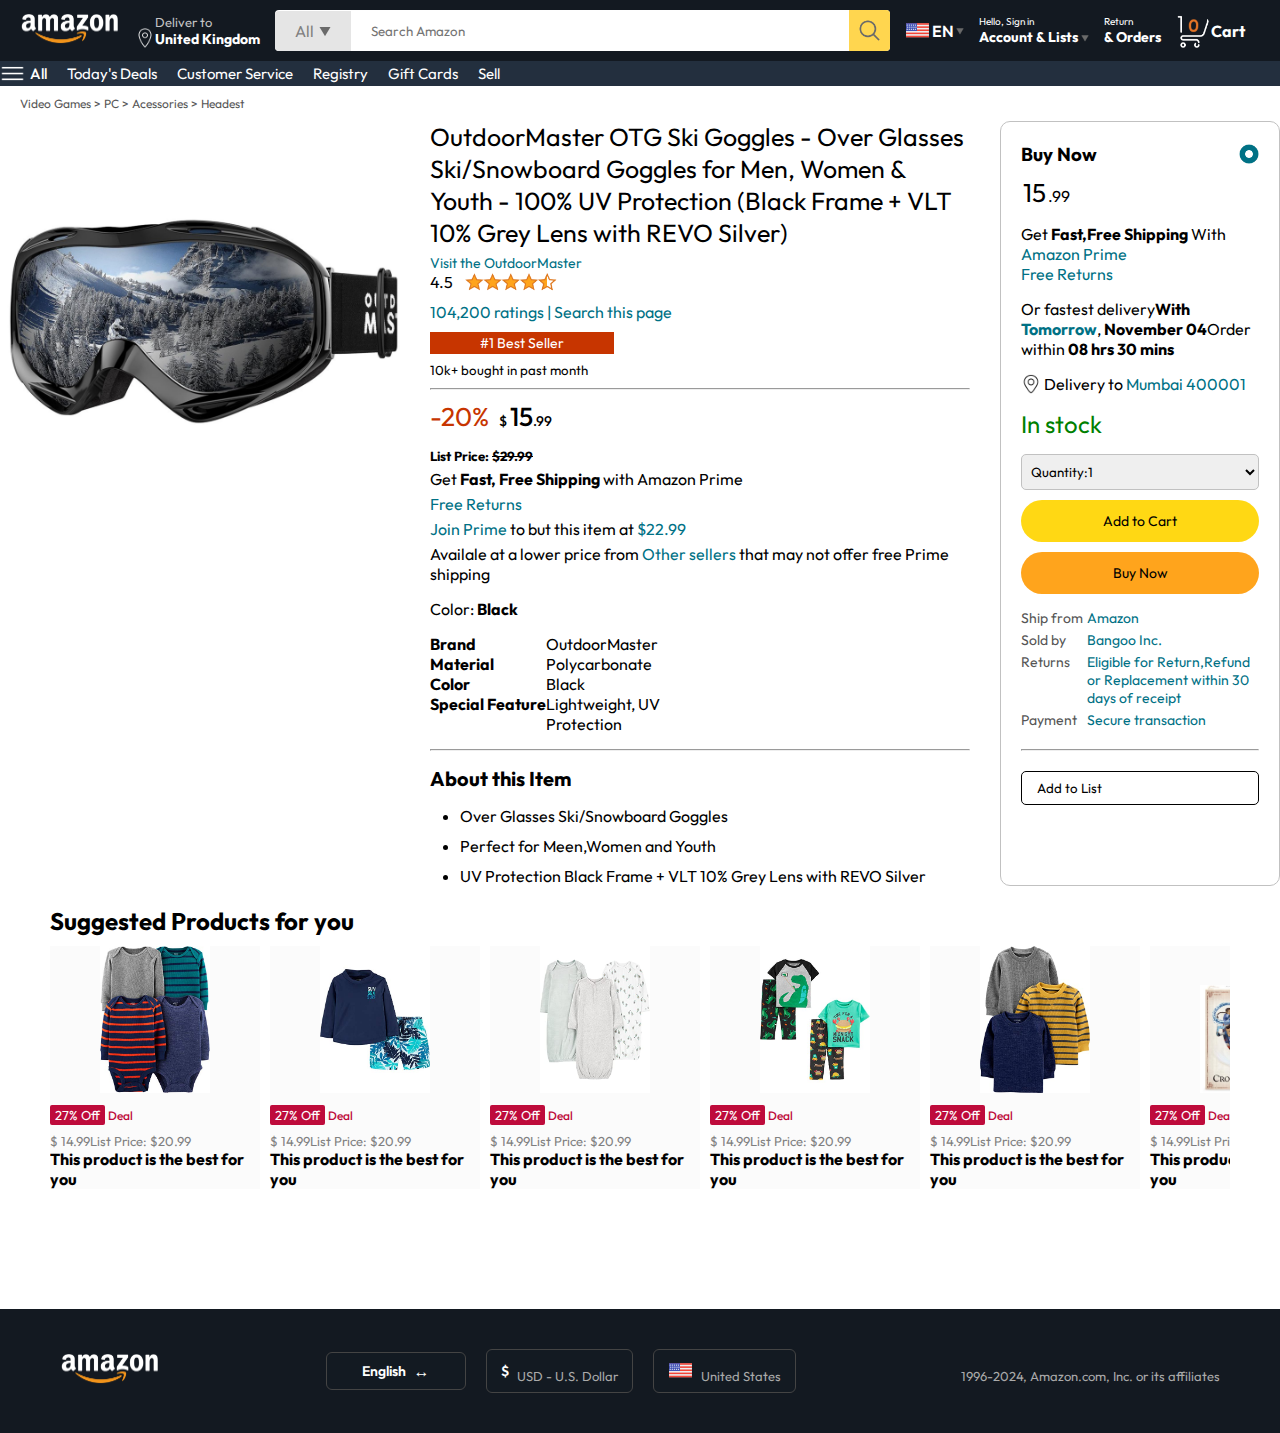
<file: product4.html>
<!DOCTYPE html>
<html lang="en">

<head>
    <meta charset="UTF-8">
    <meta name="viewport" content="width=device-width, initial-scale=1.0">
    <title>Product Page</title>
    <link rel="icon" type="image/x-icon" href="img/amazon icon.png">
    <link rel="stylesheet" href="style.css">
    <link rel="stylesheet" href="product.css">
</head>
</head>

<body>
    <nav>
        <a href="/">
            <img src="img/amazon_logo.png" width="100" alt="">
        </a>
        <div class="nav-country">
            <img src="img/location_icon.png" height="20" alt="">
            <div>
                <p>Deliver to</p>
                <h1>United Kingdom</h1>
            </div>
        </div>
        <div class="nav-search">
            <div class="nav-search-category">
                <p>All</p>
                <img src="img/dropdown_icon.png" height="12" alt="">
            </div>
            <input type="text" class="nav-search-input" placeholder="Search Amazon">
            <img src="img/search_icon.png" class="nav-search-icon" alt="">
        </div>

        <div class="nav-language">
            <img src="img/us_flag.png" width="25px" alt="">
            <p>EN</p>
            <img src="img/dropdown_icon.png" width="8px" alt="">
        </div>
        <div class="nav-text">
            <p>Hello, Sign in</p>
            <h1>Account & Lists <img src="img/dropdown_icon.png" width="8px" alt=""> </h1>
        </div>
        <div class="nav-text">
            <p>Return</p>
            <h1>& Orders</h1>
        </div>
        <a href="signIn.html" class="user-icon" style=" display:none;"><img src="img/user.png" alt=""></a>
        <a href="/cart.html" class="nav-cart">
            <img src="img/cart_icon.png" width="35px" alt="">
            <h4>Cart</h4>
        </a>

    </nav>


    <div class="nav-bottom">
        <div>
            <img src="img/menu_icon.png" width="25px" alt="">
            <p>All</p>
        </div>
        <p>Today's Deals</p>
        <p>Customer Service</p>
        <p>Registry</p>
        <p>Gift Cards</p>
        <p>Sell</p>
    </div>
    <p class="details">Video Games > PC > Acessories > Headest</p>
    <div class="product-display">
        <div class="product-d-image">    
            <div class="product-main-image">
                <img src="img/product1-3.jpg" width="400" alt="">
            </div>
        </div>
        <div class="product-d-details">
            <p class="product-title">
                OutdoorMaster OTG Ski Goggles - Over Glasses Ski/Snowboard 
                Goggles for Men, Women & Youth - 100% UV Protection
                 (Black Frame + VLT 10% Grey Lens with REVO Silver)
                
            </p>
            <p class="brand-store">Visit the OutdoorMaster</p>
            <div class="product-rating">
                <div>
                    <div>4.5 <img src="rating_img.png" height="20px" alt=""></div>
                </div>
                <p>104,200 ratings | Search this page</p>
                <p><span>#1 Best Seller</span></p>
                <h5>10k+ bought in past month</h5>
                <hr>
            </div>
            <div class="product-d-price">
                <div>
                    <p>-20%</p>
                    <h1>$ <span>15</span>.99</h1>
                </div>
                <h5>List Price: <span>$29.99</span></h5>
                <p>Get <b>Fast, Free Shipping</b> with Amazon Prime</p>
                <p><span>Free Returns</span></p>
                <p><span>Join Prime</span> to but this item at <span>$22.99</span></p>
                <p>Availale at a lower price from <span>Other sellers</span> that may not offer free Prime shipping</p>
            </div>
            <div class="product-color-selection">
                <p>Color: <b>Black</b></p>
               
            </div>
            <div class="product-info">
                <p><b>Brand</b></p>
                <p>OutdoorMaster</p>
                <p><b>Material</b></p>
                <p>Polycarbonate</p>
                <p><b>Color</b></p>
                <p>Black</p>
                <p><b>Special Feature</b></p>
                <p>Lightweight, UV Protection</p>
                
            </div>
            <hr>
            <div class="product-description">
                <h1>About this Item</h1>
                <ul>
                    <li>
                      Over Glasses Ski/Snowboard Goggles 
                    </li>
                    <li>
                       Perfect for Meen,Women and Youth
                    </li>
                    <li>
                       UV Protection Black Frame + VLT 10% Grey Lens with REVO Silver
                    </li>
                  
                   
                </ul>
            </div>
        </div>
        <div class="product-d-purchase">
            <div class="title">
                <h3>Buy Now</h3> <img src="img/circle_icon.png" width="20px" alt="">
            </div>
            <h1 class="price"><span>15</span>.99</h1>
            <div class="gap">
                <p>Get <b>Fast,Free Shipping</b> With <span>Amazon Prime</span></p>
                <p><span>Free Returns</span></p>
            </div>
            <div class="gap">
                <p>Or fastest delivery<b>With <span>Tomorrow</span></b>, <b>November 04</b>Order within <b> 08 hrs 30
                        mins</b></p>
            </div>
            <div class="delivery-location">
                <img src="img/location_icon_dark.png" width="20px" alt="">
                <p>Delivery to <span>Mumbai 400001</span></p>
            </div>
            <h2 class="product-stock">In stock</h2>
            <select class="product-quantity">
                <option value="1">Quantity:1</option>
                <option value="2">Quantity:2</option>
                <option value="3">Quantity:3</option>
            </select>
            <button class="btn">Add to Cart</button>
            <button class="btn product-buy">Buy Now</button>

            <div class="seller-info">
                <p>Ship from</p>
                <p><span>Amazon</span></p>
                <p>Sold by</p>
                <p><span>Bangoo Inc.</span></p>
                <p>Returns</p>
                <p><span>Eligible for Return,Refund or Replacement within 30 days of receipt</span></p>
                <p>Payment</p>
                <p><span>Secure transaction</span></p>
            </div>
            <hr>
            <button class="add-list">Add to List</button>
        </div>
    </div>
    
    <div class="products-slider-with-price">
        <h2>Suggested Products for you</h2>
        <div class="products">
            <div class="products-card">
                <div class="product-img-container">
                    <img src="img/product2-1.jpg" alt="">
                </div>
                <div class="product-offer">
                    <p>27% Off</p> <span>Deal</span>
                </div>
                <p class="product-price">$ <span>14.99</span>List Price: $20.99</p>
                <h4>This product is the best for you</h4>
            </div>
            <div class="products-card">
                <div class="product-img-container">
                    <img src="img/product2-2.jpg" alt="">
                </div>
                <div class="product-offer">
                    <p>27% Off</p> <span>Deal</span>
                </div>
                <p class="product-price">$ <span>14.99</span>List Price: $20.99</p>
                <h4>This product is the best for you</h4>
            </div>
            <div class="products-card">
                <div class="product-img-container">
                    <img src="img/product2-3.jpg" alt="">
                </div>
                <div class="product-offer">
                    <p>27% Off</p> <span>Deal</span>
                </div>
                <p class="product-price">$ <span>14.99</span>List Price: $20.99</p>
                <h4>This product is the best for you</h4>
            </div>
            <div class="products-card">
                <div class="product-img-container">
                    <img src="img/product2-4.jpg" alt="">
                </div>
                <div class="product-offer">
                    <p>27% Off</p> <span>Deal</span>
                </div>
                <p class="product-price">$ <span>14.99</span>List Price: $20.99</p>
                <h4>This product is the best for you</h4>
            </div>
            <div class="products-card">
                <div class="product-img-container">
                    <img src="img/product2-5.jpg" alt="">
                </div>
                <div class="product-offer">
                    <p>27% Off</p> <span>Deal</span>
                </div>
                <p class="product-price">$ <span>14.99</span>List Price: $20.99</p>
                <h4>This product is the best for you</h4>
            </div>
            <div class="products-card">
                <div class="product-img-container">
                    <img src="img/product2-6.jpg" alt="">
                </div>
                <div class="product-offer">
                    <p>27% Off</p> <span>Deal</span>
                </div>
                <p class="product-price">$ <span>14.99</span>List Price: $20.99</p>
                <h4>This product is the best for you</h4>
            </div>
            <div class="products-card">
                <div class="product-img-container">
                    <img src="img/product2-7.jpg" alt="">
                </div>
                <div class="product-offer">
                    <p>27% Off</p> <span>Deal</span>
                </div>
                <p class="product-price">$ <span>14.99</span>List Price: $20.99</p>
                <h4>This product is the best for you</h4>
            </div>
            <div class="products-card">
                <div class="product-img-container">
                    <img src="img/product2-8.jpg" alt="">
                </div>
                <div class="product-offer">
                    <p>27% Off</p> <span>Deal</span>
                </div>
                <p class="product-price">$ <span>14.99</span>List Price: $20.99</p>
                <h4>This product is the best for you</h4>
            </div>
            <div class="products-card">
                <div class="product-img-container">
                    <img src="img/product2-9.jpg" alt="">
                </div>
                <div class="product-offer">
                    <p>27% Off</p> <span>Deal</span>
                </div>
                <p class="product-price">$ <span>14.99</span>List Price: $20.99</p>
                <h4>This product is the best for you</h4>
            </div>
            <div class="products-card">
                <div class="product-img-container">
                    <img src="img/product2-10.jpg" alt="">
                </div>
                <div class="product-offer">
                    <p>27% Off</p> <span>Deal</span>
                </div>
                <p class="product-price">$ <span>14.99</span>List Price: $20.99</p>
                <h4>This product is the best for you</h4>
            </div>
            <div class="products-card">
                <div class="product-img-container">
                    <img src="img/product2-11.jpg" alt="">
                </div>
                <div class="product-offer">
                    <p>27% Off</p> <span>Deal</span>
                </div>
                <p class="product-price">$ <span>14.99</span>List Price: $20.99</p>
                <h4>This product is the best for you</h4>
            </div>
        </div>
    </div>
    
    <footer class="product-footer">
        <div>
            <img src="img/amazon_logo.png" width="100" alt="">
        </div>
        <div class="lang-container">
            <div class="ftr-lang">
                <h4>English</h4>
                <span>&#8596</span>
            </div>
             <div class="ftr-lang">
                <h4>$ </h4>
                <p>USD - U.S. Dollar</p>
            </div>
             <div class="ftr-lang">
                <img src="img/us_flag.png" alt="">
                <p>United States</p>
             </div>
        </div>
        <div>
            <p> 1996-2024, Amazon.com, Inc. or its affiliates</p>
        </div>
    </footer>
</body>

</html>
</file>
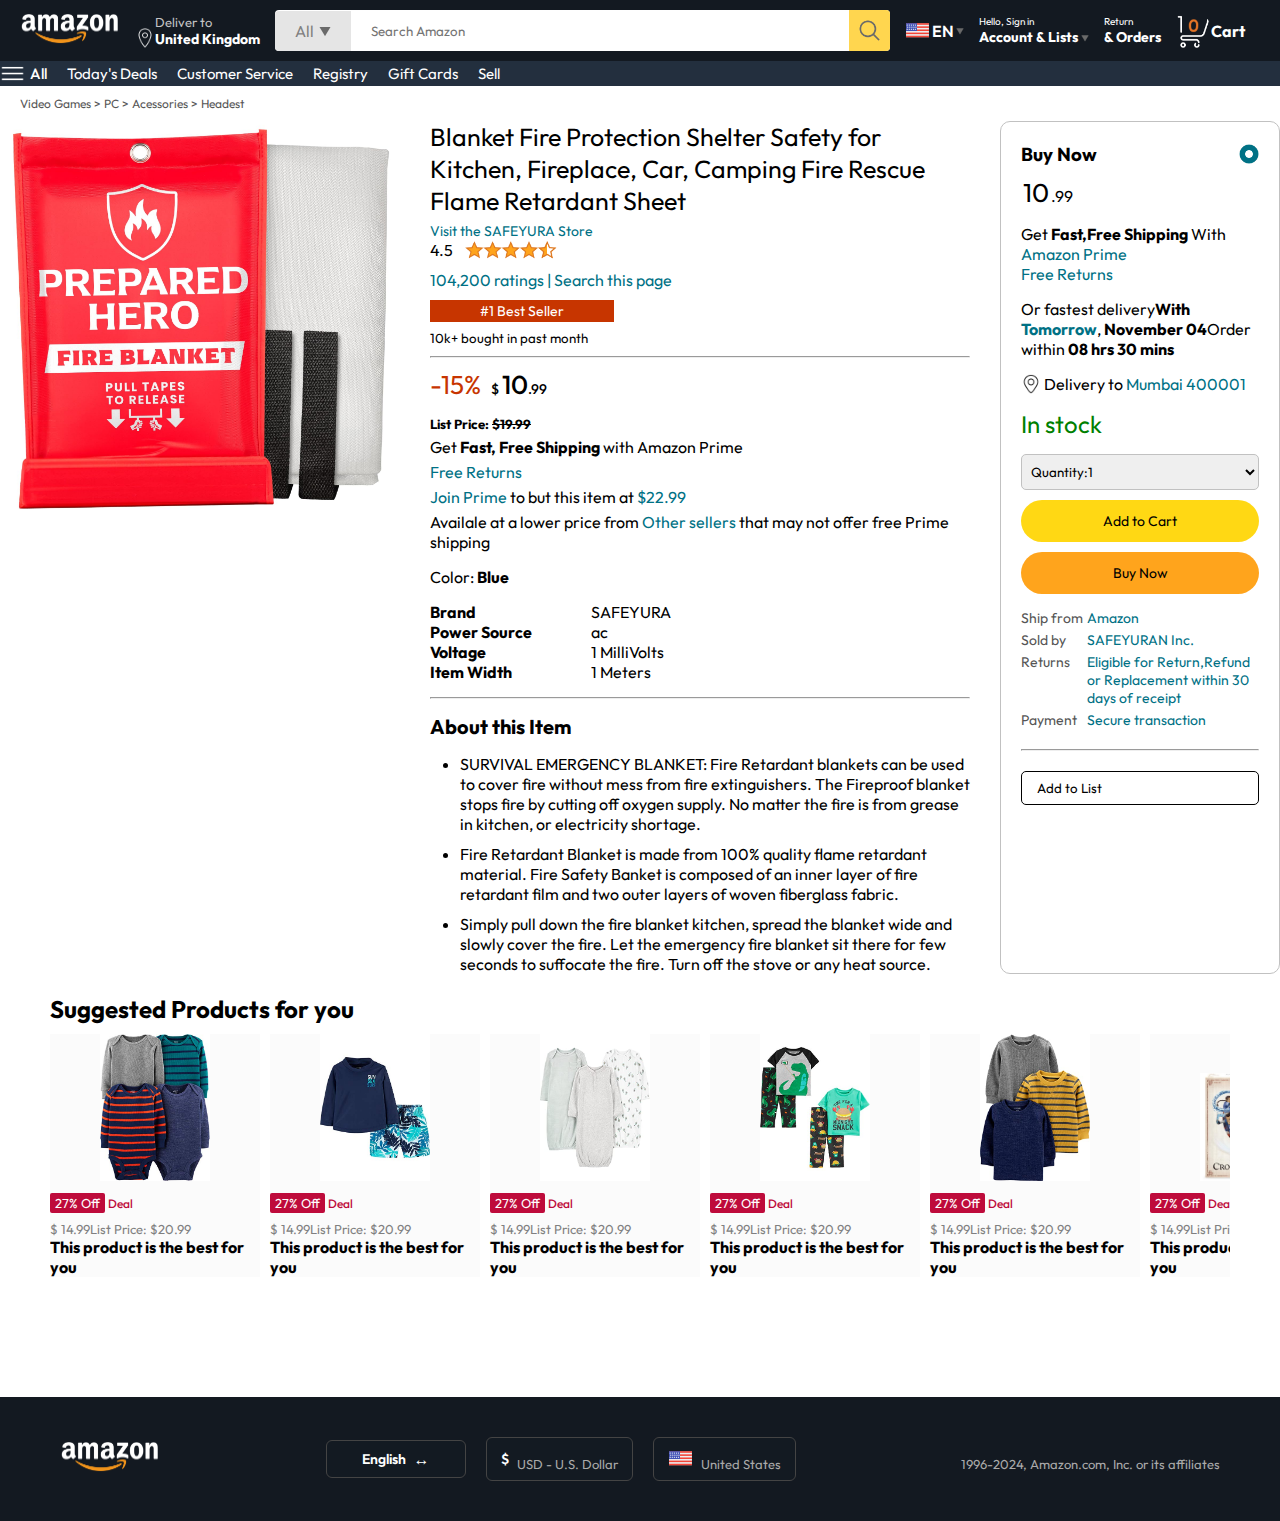
<file: product5.html>
<!DOCTYPE html>
<html lang="en">

<head>
    <meta charset="UTF-8">
    <meta name="viewport" content="width=device-width, initial-scale=1.0">
    <title>Product Page</title>
    <link rel="icon" type="image/x-icon" href="img/amazon icon.png">
    <link rel="stylesheet" href="style.css">
    <link rel="stylesheet" href="product.css">
</head>
</head>

<body>
    <nav>
        <a href="/">
            <img src="img/amazon_logo.png" width="100" alt="">
        </a>
        <div class="nav-country">
            <img src="img/location_icon.png" height="20" alt="">
            <div>
                <p>Deliver to</p>
                <h1>United Kingdom</h1>
            </div>
        </div>
        <div class="nav-search">
            <div class="nav-search-category">
                <p>All</p>
                <img src="img/dropdown_icon.png" height="12" alt="">
            </div>
            <input type="text" class="nav-search-input" placeholder="Search Amazon">
            <img src="img/search_icon.png" class="nav-search-icon" alt="">
        </div>

        <div class="nav-language">
            <img src="img/us_flag.png" width="25px" alt="">
            <p>EN</p>
            <img src="img/dropdown_icon.png" width="8px" alt="">
        </div>
        <div class="nav-text">
            <p>Hello, Sign in</p>
            <h1>Account & Lists <img src="img/dropdown_icon.png" width="8px" alt=""> </h1>
        </div>
        <div class="nav-text">
            <p>Return</p>
            <h1>& Orders</h1>
        </div>
        <a href="signIn.html" class="user-icon" style=" display:none;"><img src="img/user.png" alt=""></a>
        <a href="/cart.html" class="nav-cart">
            <img src="img/cart_icon.png" width="35px" alt="">
            <h4>Cart</h4>
        </a>

    </nav>


    <div class="nav-bottom">
        <div>
            <img src="img/menu_icon.png" width="25px" alt="">
            <p>All</p>
        </div>
        <p>Today's Deals</p>
        <p>Customer Service</p>
        <p>Registry</p>
        <p>Gift Cards</p>
        <p>Sell</p>
    </div>
    <p class="details">Video Games > PC > Acessories > Headest</p>
    <div class="product-display">
        <div class="product-d-image">    
            <div class="product-main-image">
                <img src="img/product1-4.jpg" width="400" alt="">
            </div>
        </div>
        <div class="product-d-details">
            <p class="product-title">
               Blanket Fire Protection Shelter Safety for Kitchen, Fireplace,
                Car, Camping Fire Rescue Flame Retardant Sheet
 
            </p>
            <p class="brand-store">Visit the SAFEYURA Store</p>
            <div class="product-rating">
                <div>
                    <div>4.5 <img src="rating_img.png" height="20px" alt=""></div>
                </div>
                <p>104,200 ratings | Search this page</p>
                <p><span>#1 Best Seller</span></p>
                <h5>10k+ bought in past month</h5>
                <hr>
            </div>
            <div class="product-d-price">
                <div>
                    <p>-15%</p>
                    <h1>$ <span>10</span>.99</h1>
                </div>
                <h5>List Price: <span>$19.99</span></h5>
                <p>Get <b>Fast, Free Shipping</b> with Amazon Prime</p>
                <p><span>Free Returns</span></p>
                <p><span>Join Prime</span> to but this item at <span>$22.99</span></p>
                <p>Availale at a lower price from <span>Other sellers</span> that may not offer free Prime shipping</p>
            </div>
            <div class="product-color-selection">
                <p>Color: <b>Blue</b></p>
      
            </div>
            <div class="product-info">
                <p><b>Brand</b></p>
                <p>	SAFEYURA</p>
                <p><b>Power Source</b></p>
                <p>ac</p>
                <p><b>Voltage</b></p>
                <p>1 MilliVolts</p>
                <p><b>Item Width</b></p>
                <p>1 Meters</p>
              
            </div>
            <hr>
            <div class="product-description">
                <h1>About this Item</h1>
                <ul>
                    <li>
                     SURVIVAL EMERGENCY BLANKET: Fire Retardant blankets can be used to cover fire 
                     without mess from fire extinguishers. The Fireproof blanket stops fire by 
                     cutting off oxygen supply. No matter the fire is from grease in kitchen, or electricity shortage.
                    </li>
                    <li>
                    Fire Retardant Blanket is made from 100% quality flame retardant material. Fire Safety 
                    Banket is composed of an inner layer of fire retardant film and two outer layers of woven fiberglass fabric.
                    </li>
                    <li>
                    Simply pull down the fire blanket kitchen, spread the blanket wide and slowly cover the fire. Let the
                    emergency fire blanket sit there for few seconds to suffocate the fire. Turn off the stove or any heat source.
                    </li>
                   
                </ul>
            </div>
        </div>
        <div class="product-d-purchase">
            <div class="title">
                <h3>Buy Now</h3> <img src="img/circle_icon.png" width="20px" alt="">
            </div>
            <h1 class="price"><span>10</span>.99</h1>
            <div class="gap">
                <p>Get <b>Fast,Free Shipping</b> With <span>Amazon Prime</span></p>
                <p><span>Free Returns</span></p>
            </div>
            <div class="gap">
                <p>Or fastest delivery<b>With <span>Tomorrow</span></b>, <b>November 04</b>Order within <b> 08 hrs 30
                        mins</b></p>
            </div>
            <div class="delivery-location">
                <img src="img/location_icon_dark.png" width="20px" alt="">
                <p>Delivery to <span>Mumbai 400001</span></p>
            </div>
            <h2 class="product-stock">In stock</h2>
            <select class="product-quantity">
                <option value="1">Quantity:1</option>
                <option value="2">Quantity:2</option>
                <option value="3">Quantity:3</option>
            </select>
            <button class="btn">Add to Cart</button>
            <button class="btn product-buy">Buy Now</button>

            <div class="seller-info">
                <p>Ship from</p>
                <p><span>Amazon</span></p>
                <p>Sold by</p>
                <p><span>SAFEYURAN Inc.</span></p>
                <p>Returns</p>
                <p><span>Eligible for Return,Refund or Replacement within 30 days of receipt</span></p>
                <p>Payment</p>
                <p><span>Secure transaction</span></p>
            </div>
            <hr>
            <button class="add-list">Add to List</button>
        </div>
    </div>
    
    <div class="products-slider-with-price">
        <h2>Suggested Products for you</h2>
        <div class="products">
            <div class="products-card">
                <div class="product-img-container">
                    <img src="img/product2-1.jpg" alt="">
                </div>
                <div class="product-offer">
                    <p>27% Off</p> <span>Deal</span>
                </div>
                <p class="product-price">$ <span>14.99</span>List Price: $20.99</p>
                <h4>This product is the best for you</h4>
            </div>
            <div class="products-card">
                <div class="product-img-container">
                    <img src="img/product2-2.jpg" alt="">
                </div>
                <div class="product-offer">
                    <p>27% Off</p> <span>Deal</span>
                </div>
                <p class="product-price">$ <span>14.99</span>List Price: $20.99</p>
                <h4>This product is the best for you</h4>
            </div>
            <div class="products-card">
                <div class="product-img-container">
                    <img src="img/product2-3.jpg" alt="">
                </div>
                <div class="product-offer">
                    <p>27% Off</p> <span>Deal</span>
                </div>
                <p class="product-price">$ <span>14.99</span>List Price: $20.99</p>
                <h4>This product is the best for you</h4>
            </div>
            <div class="products-card">
                <div class="product-img-container">
                    <img src="img/product2-4.jpg" alt="">
                </div>
                <div class="product-offer">
                    <p>27% Off</p> <span>Deal</span>
                </div>
                <p class="product-price">$ <span>14.99</span>List Price: $20.99</p>
                <h4>This product is the best for you</h4>
            </div>
            <div class="products-card">
                <div class="product-img-container">
                    <img src="img/product2-5.jpg" alt="">
                </div>
                <div class="product-offer">
                    <p>27% Off</p> <span>Deal</span>
                </div>
                <p class="product-price">$ <span>14.99</span>List Price: $20.99</p>
                <h4>This product is the best for you</h4>
            </div>
            <div class="products-card">
                <div class="product-img-container">
                    <img src="img/product2-6.jpg" alt="">
                </div>
                <div class="product-offer">
                    <p>27% Off</p> <span>Deal</span>
                </div>
                <p class="product-price">$ <span>14.99</span>List Price: $20.99</p>
                <h4>This product is the best for you</h4>
            </div>
            <div class="products-card">
                <div class="product-img-container">
                    <img src="img/product2-7.jpg" alt="">
                </div>
                <div class="product-offer">
                    <p>27% Off</p> <span>Deal</span>
                </div>
                <p class="product-price">$ <span>14.99</span>List Price: $20.99</p>
                <h4>This product is the best for you</h4>
            </div>
            <div class="products-card">
                <div class="product-img-container">
                    <img src="img/product2-8.jpg" alt="">
                </div>
                <div class="product-offer">
                    <p>27% Off</p> <span>Deal</span>
                </div>
                <p class="product-price">$ <span>14.99</span>List Price: $20.99</p>
                <h4>This product is the best for you</h4>
            </div>
            <div class="products-card">
                <div class="product-img-container">
                    <img src="img/product2-9.jpg" alt="">
                </div>
                <div class="product-offer">
                    <p>27% Off</p> <span>Deal</span>
                </div>
                <p class="product-price">$ <span>14.99</span>List Price: $20.99</p>
                <h4>This product is the best for you</h4>
            </div>
            <div class="products-card">
                <div class="product-img-container">
                    <img src="img/product2-10.jpg" alt="">
                </div>
                <div class="product-offer">
                    <p>27% Off</p> <span>Deal</span>
                </div>
                <p class="product-price">$ <span>14.99</span>List Price: $20.99</p>
                <h4>This product is the best for you</h4>
            </div>
            <div class="products-card">
                <div class="product-img-container">
                    <img src="img/product2-11.jpg" alt="">
                </div>
                <div class="product-offer">
                    <p>27% Off</p> <span>Deal</span>
                </div>
                <p class="product-price">$ <span>14.99</span>List Price: $20.99</p>
                <h4>This product is the best for you</h4>
            </div>
        </div>
    </div>
    
    <footer class="product-footer">
        <div>
            <img src="img/amazon_logo.png" width="100" alt="">
        </div>
        <div class="lang-container">
            <div class="ftr-lang">
                <h4>English</h4>
                <span>&#8596</span>
            </div>
             <div class="ftr-lang">
                <h4>$ </h4>
                <p>USD - U.S. Dollar</p>
            </div>
             <div class="ftr-lang">
                <img src="img/us_flag.png" alt="">
                <p>United States</p>
             </div>
        </div>
        <div>
            <p> 1996-2024, Amazon.com, Inc. or its affiliates</p>
        </div>
    </footer>
</body>

</html>
</file>
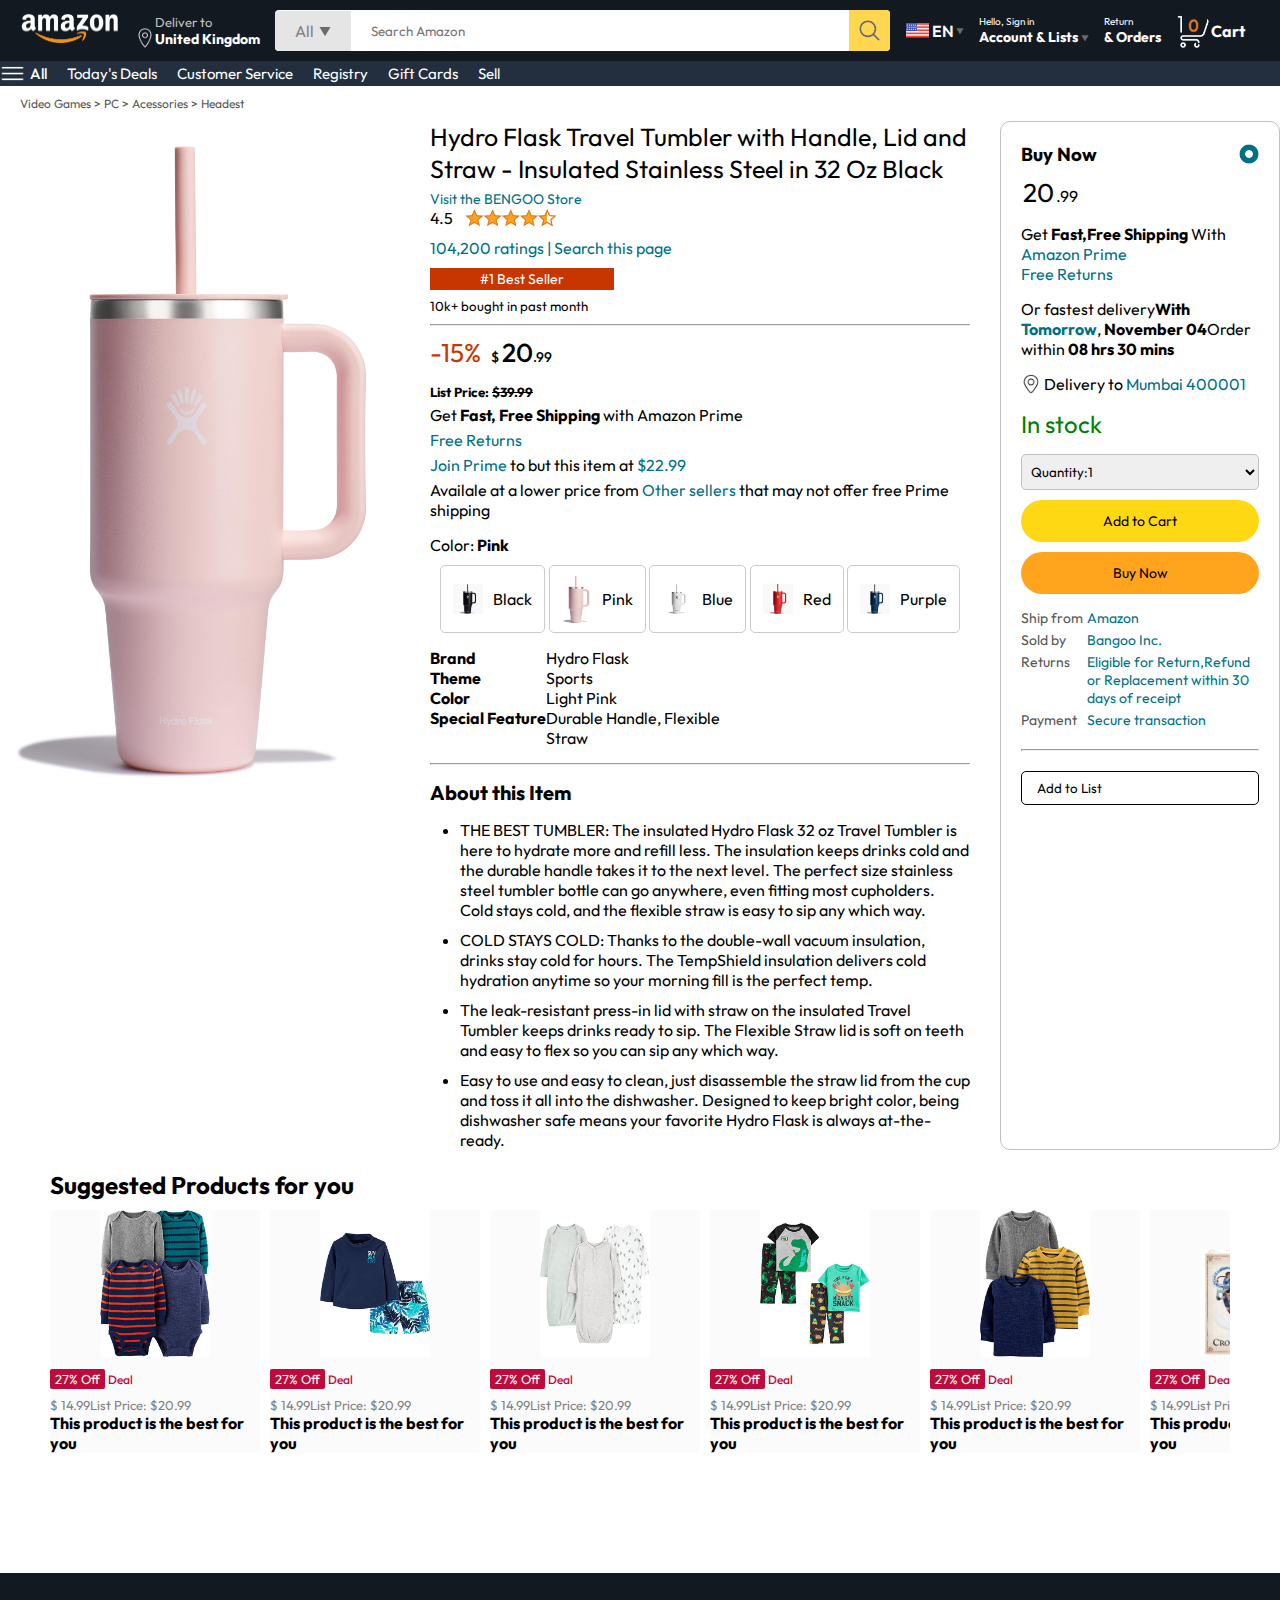
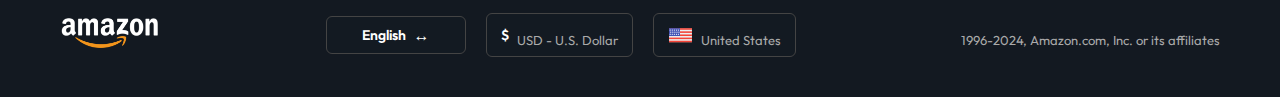
<file: product6.html>
<!DOCTYPE html>
<html lang="en">

<head>
    <meta charset="UTF-8">
    <meta name="viewport" content="width=device-width, initial-scale=1.0">
    <title>Product Page</title>
    <link rel="icon" type="image/x-icon" href="img/amazon icon.png">
    <link rel="stylesheet" href="style.css">
    <link rel="stylesheet" href="product.css">
</head>
</head>

<body>
    <nav>
        <a href="/">
            <img src="img/amazon_logo.png" width="100" alt="">
        </a>
        <div class="nav-country">
            <img src="img/location_icon.png" height="20" alt="">
            <div>
                <p>Deliver to</p>
                <h1>United Kingdom</h1>
            </div>
        </div>
        <div class="nav-search">
            <div class="nav-search-category">
                <p>All</p>
                <img src="img/dropdown_icon.png" height="12" alt="">
            </div>
            <input type="text" class="nav-search-input" placeholder="Search Amazon">
            <img src="img/search_icon.png" class="nav-search-icon" alt="">
        </div>

        <div class="nav-language">
            <img src="img/us_flag.png" width="25px" alt="">
            <p>EN</p>
            <img src="img/dropdown_icon.png" width="8px" alt="">
        </div>
        <div class="nav-text">
            <p>Hello, Sign in</p>
            <h1>Account & Lists <img src="img/dropdown_icon.png" width="8px" alt=""> </h1>
        </div>
        <div class="nav-text">
            <p>Return</p>
            <h1>& Orders</h1>
        </div>
        <a href="signIn.html" class="user-icon" style=" display:none;"><img src="img/user.png" alt=""></a>
        <a href="/cart.html" class="nav-cart">
            <img src="img/cart_icon.png" width="35px" alt="">
            <h4>Cart</h4>
        </a>

    </nav>


    <div class="nav-bottom">
        <div>
            <img src="img/menu_icon.png" width="25px" alt="">
            <p>All</p>
        </div>
        <p>Today's Deals</p>
        <p>Customer Service</p>
        <p>Registry</p>
        <p>Gift Cards</p>
        <p>Sell</p>
    </div>
    <p class="details">Video Games > PC > Acessories > Headest</p>
    <div class="product-display">
        <div class="product-d-image">    
            <div class="product-main-image">
                <img src="img/product1-5.jpg" width="400" alt="">
            </div>
        </div>
        <div class="product-d-details">
            <p class="product-title">
                Hydro Flask Travel Tumbler with Handle, Lid and Straw -
                 Insulated Stainless Steel in 32 Oz Black
            </p>
            <p class="brand-store">Visit the BENGOO Store</p>
            <div class="product-rating">
                <div>
                    <div>4.5 <img src="rating_img.png" height="20px" alt=""></div>
                </div>
                <p>104,200 ratings | Search this page</p>
                <p><span>#1 Best Seller</span></p>
                <h5>10k+ bought in past month</h5>
                <hr>
            </div>
            <div class="product-d-price">
                <div>
                    <p>-15%</p>
                    <h1>$ <span>20</span>.99</h1>
                </div>
                <h5>List Price: <span>$39.99</span></h5>
                <p>Get <b>Fast, Free Shipping</b> with Amazon Prime</p>
                <p><span>Free Returns</span></p>
                <p><span>Join Prime</span> to but this item at <span>$22.99</span></p>
                <p>Availale at a lower price from <span>Other sellers</span> that may not offer free Prime shipping</p>
            </div>
            <div class="product-color-selection">
                <p>Color: <b>Pink</b></p>
                <div class="product-color-option">
                    <div class="option">
                        <img src="img/black_flask.webp" width="30px" alt="">
                        <p>Black</p>
                    </div>
                    <div class="option">
                        <img src="img/product1-5.jpg" width="30px" alt="">
                        <p>Pink</p>
                    </div>
                    <div class="option">
                        <img src="img/white_flask.jpeg" width="30px" alt="">
                        <p>Blue</p>
                    </div>
                    <div class="option">
                        <img src="img/red_flak.webp" width="30px" alt="">
                        <p>Red</p>
                    </div>
                    
                    <div class="option">
                        <img src="img/purple_flask.webp" width="30px" alt="">
                        <p>Purple</p>
                    </div>
                </div>
            </div>
            <div class="product-info">
                <p><b>Brand</b></p>
                <p>Hydro Flask</p>
                <p><b>Theme</b></p>
                <p>Sports</p>
                <p><b>Color</b></p>
                <p>Light Pink</p>
                <p><b>Special Feature</b></p>
                <p>Durable Handle, Flexible Straw</p>
              
            </div>
            <hr>
            <div class="product-description">
                <h1>About this Item</h1>
                <ul>
                    <li>
                        THE BEST TUMBLER: The insulated Hydro Flask 32 oz Travel Tumbler is here to hydrate
                        more and refill less. The insulation keeps drinks cold and the durable handle takes it to the next level. 
                        The perfect size stainless steel tumbler bottle can go anywhere, even fitting most cupholders.
                        Cold stays cold, and the flexible straw is easy to sip any which way.
                    </li>
                    <li>
                      COLD STAYS COLD: Thanks to the double-wall vacuum insulation, drinks stay cold for hours. 
                      The TempShield insulation delivers cold hydration anytime so your morning fill is the perfect temp.
                    </li>
                    <li>
                      The leak-resistant press-in lid with straw on the insulated Travel Tumbler keeps drinks ready to sip. 
                      The Flexible Straw lid is soft on teeth and easy to flex so you can sip any which way.
                    </li>
                    <li>
                     Easy to use and easy to clean, just disassemble the straw lid from the cup and toss it all into the dishwasher.
                     Designed to keep bright color, being dishwasher safe means your favorite Hydro Flask is always at-the-ready.
                    </li>
                   
                </ul>
            </div>
        </div>
        <div class="product-d-purchase">
            <div class="title">
                <h3>Buy Now</h3> <img src="img/circle_icon.png" width="20px" alt="">
            </div>
            <h1 class="price"><span>20</span>.99</h1>
            <div class="gap">
                <p>Get <b>Fast,Free Shipping</b> With <span>Amazon Prime</span></p>
                <p><span>Free Returns</span></p>
            </div>
            <div class="gap">
                <p>Or fastest delivery<b>With <span>Tomorrow</span></b>, <b>November 04</b>Order within <b> 08 hrs 30
                        mins</b></p>
            </div>
            <div class="delivery-location">
                <img src="img/location_icon_dark.png" width="20px" alt="">
                <p>Delivery to <span>Mumbai 400001</span></p>
            </div>
            <h2 class="product-stock">In stock</h2>
            <select class="product-quantity">
                <option value="1">Quantity:1</option>
                <option value="2">Quantity:2</option>
                <option value="3">Quantity:3</option>
            </select>
            <button class="btn">Add to Cart</button>
            <button class="btn product-buy">Buy Now</button>

            <div class="seller-info">
                <p>Ship from</p>
                <p><span>Amazon</span></p>
                <p>Sold by</p>
                <p><span>Bangoo Inc.</span></p>
                <p>Returns</p>
                <p><span>Eligible for Return,Refund or Replacement within 30 days of receipt</span></p>
                <p>Payment</p>
                <p><span>Secure transaction</span></p>
            </div>
            <hr>
            <button class="add-list">Add to List</button>
        </div>
    </div>
    
    <div class="products-slider-with-price">
        <h2>Suggested Products for you</h2>
        <div class="products">
            <div class="products-card">
                <div class="product-img-container">
                    <img src="img/product2-1.jpg" alt="">
                </div>
                <div class="product-offer">
                    <p>27% Off</p> <span>Deal</span>
                </div>
                <p class="product-price">$ <span>14.99</span>List Price: $20.99</p>
                <h4>This product is the best for you</h4>
            </div>
            <div class="products-card">
                <div class="product-img-container">
                    <img src="img/product2-2.jpg" alt="">
                </div>
                <div class="product-offer">
                    <p>27% Off</p> <span>Deal</span>
                </div>
                <p class="product-price">$ <span>14.99</span>List Price: $20.99</p>
                <h4>This product is the best for you</h4>
            </div>
            <div class="products-card">
                <div class="product-img-container">
                    <img src="img/product2-3.jpg" alt="">
                </div>
                <div class="product-offer">
                    <p>27% Off</p> <span>Deal</span>
                </div>
                <p class="product-price">$ <span>14.99</span>List Price: $20.99</p>
                <h4>This product is the best for you</h4>
            </div>
            <div class="products-card">
                <div class="product-img-container">
                    <img src="img/product2-4.jpg" alt="">
                </div>
                <div class="product-offer">
                    <p>27% Off</p> <span>Deal</span>
                </div>
                <p class="product-price">$ <span>14.99</span>List Price: $20.99</p>
                <h4>This product is the best for you</h4>
            </div>
            <div class="products-card">
                <div class="product-img-container">
                    <img src="img/product2-5.jpg" alt="">
                </div>
                <div class="product-offer">
                    <p>27% Off</p> <span>Deal</span>
                </div>
                <p class="product-price">$ <span>14.99</span>List Price: $20.99</p>
                <h4>This product is the best for you</h4>
            </div>
            <div class="products-card">
                <div class="product-img-container">
                    <img src="img/product2-6.jpg" alt="">
                </div>
                <div class="product-offer">
                    <p>27% Off</p> <span>Deal</span>
                </div>
                <p class="product-price">$ <span>14.99</span>List Price: $20.99</p>
                <h4>This product is the best for you</h4>
            </div>
            <div class="products-card">
                <div class="product-img-container">
                    <img src="img/product2-7.jpg" alt="">
                </div>
                <div class="product-offer">
                    <p>27% Off</p> <span>Deal</span>
                </div>
                <p class="product-price">$ <span>14.99</span>List Price: $20.99</p>
                <h4>This product is the best for you</h4>
            </div>
            <div class="products-card">
                <div class="product-img-container">
                    <img src="img/product2-8.jpg" alt="">
                </div>
                <div class="product-offer">
                    <p>27% Off</p> <span>Deal</span>
                </div>
                <p class="product-price">$ <span>14.99</span>List Price: $20.99</p>
                <h4>This product is the best for you</h4>
            </div>
            <div class="products-card">
                <div class="product-img-container">
                    <img src="img/product2-9.jpg" alt="">
                </div>
                <div class="product-offer">
                    <p>27% Off</p> <span>Deal</span>
                </div>
                <p class="product-price">$ <span>14.99</span>List Price: $20.99</p>
                <h4>This product is the best for you</h4>
            </div>
            <div class="products-card">
                <div class="product-img-container">
                    <img src="img/product2-10.jpg" alt="">
                </div>
                <div class="product-offer">
                    <p>27% Off</p> <span>Deal</span>
                </div>
                <p class="product-price">$ <span>14.99</span>List Price: $20.99</p>
                <h4>This product is the best for you</h4>
            </div>
            <div class="products-card">
                <div class="product-img-container">
                    <img src="img/product2-11.jpg" alt="">
                </div>
                <div class="product-offer">
                    <p>27% Off</p> <span>Deal</span>
                </div>
                <p class="product-price">$ <span>14.99</span>List Price: $20.99</p>
                <h4>This product is the best for you</h4>
            </div>
        </div>
    </div>
    
    <footer class="product-footer">
        <div>
            <img src="img/amazon_logo.png" width="100" alt="">
        </div>
        <div class="lang-container">
            <div class="ftr-lang">
                <h4>English</h4>
                <span>&#8596</span>
            </div>
             <div class="ftr-lang">
                <h4>$ </h4>
                <p>USD - U.S. Dollar</p>
            </div>
             <div class="ftr-lang">
                <img src="img/us_flag.png" alt="">
                <p>United States</p>
             </div>
        </div>
        <div>
            <p> 1996-2024, Amazon.com, Inc. or its affiliates</p>
        </div>
    </footer>
</body>

</html>
</file>
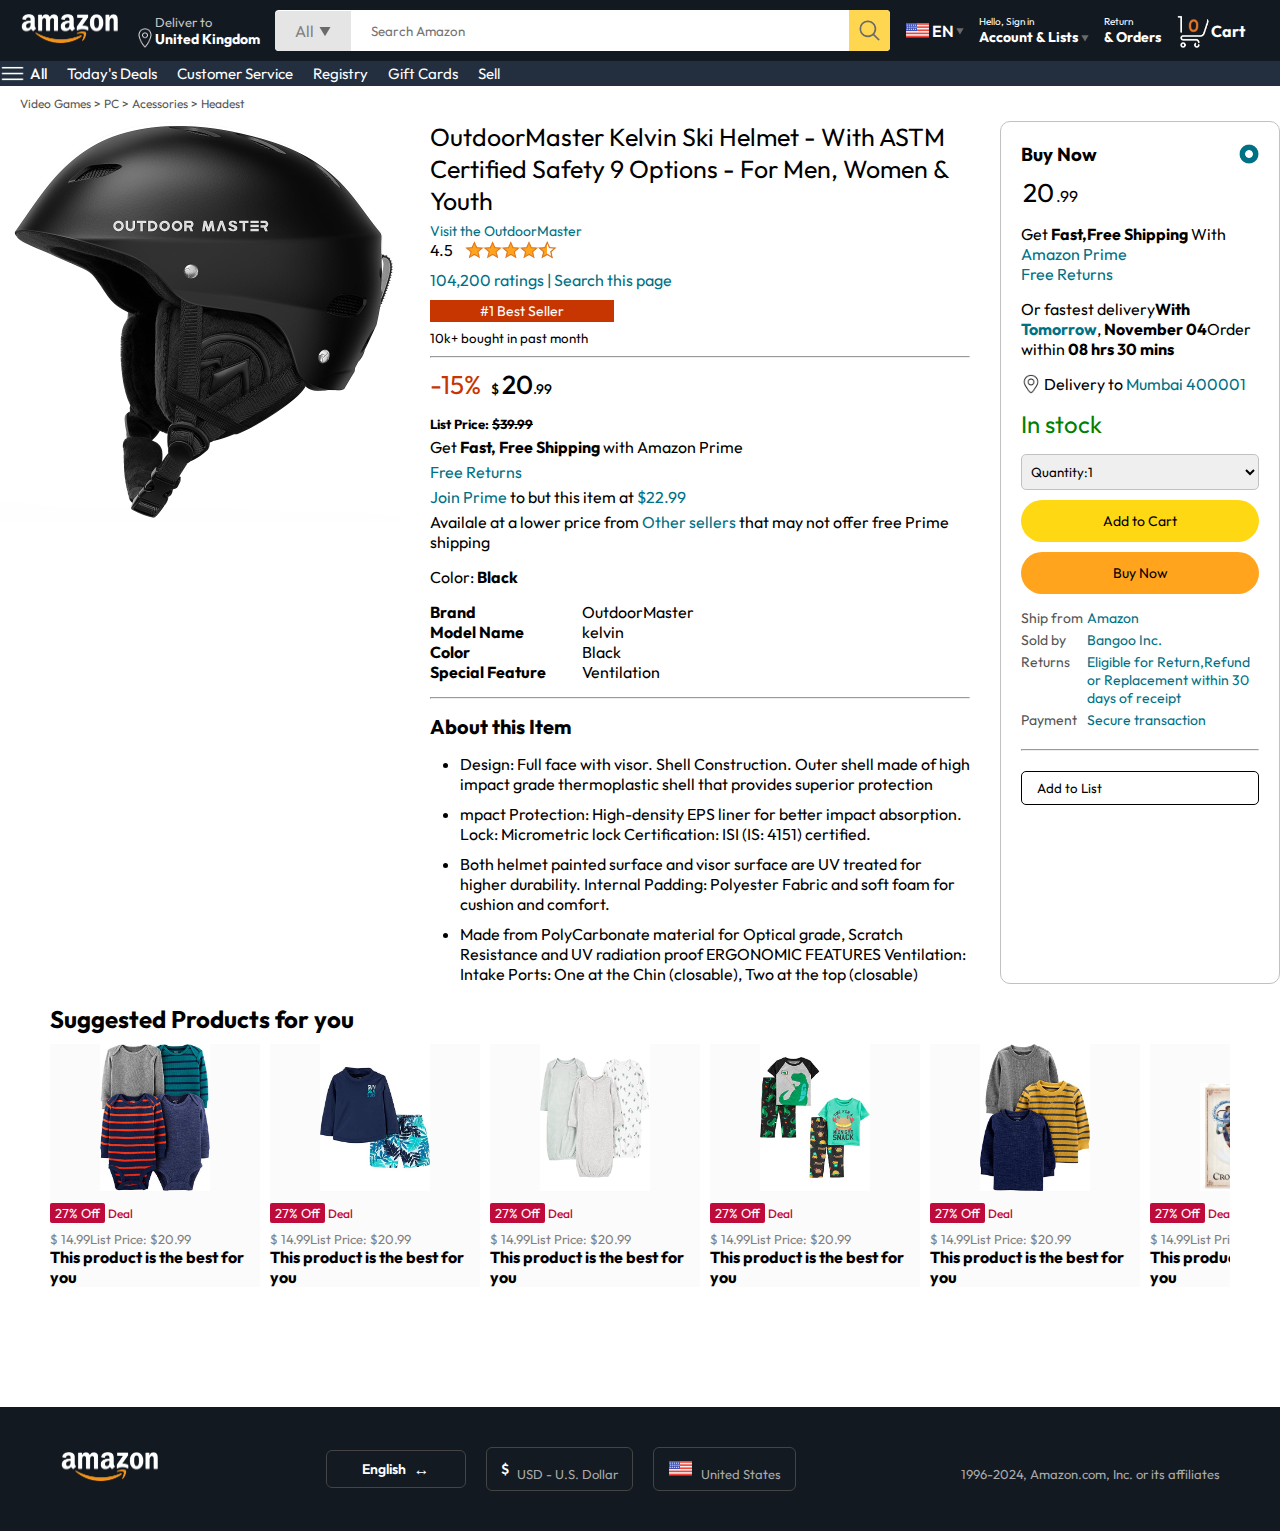
<file: product7.html>
<!DOCTYPE html>
<html lang="en">

<head>
    <meta charset="UTF-8">
    <meta name="viewport" content="width=device-width, initial-scale=1.0">
    <title>Product Page</title>
    <link rel="icon" type="image/x-icon" href="img/amazon icon.png">
    <link rel="stylesheet" href="style.css">
    <link rel="stylesheet" href="product.css">
</head>
</head>

<body>
    <nav>
        <a href="/">
            <img src="img/amazon_logo.png" width="100" alt="">
        </a>
        <div class="nav-country">
            <img src="img/location_icon.png" height="20" alt="">
            <div>
                <p>Deliver to</p>
                <h1>United Kingdom</h1>
            </div>
        </div>
        <div class="nav-search">
            <div class="nav-search-category">
                <p>All</p>
                <img src="img/dropdown_icon.png" height="12" alt="">
            </div>
            <input type="text" class="nav-search-input" placeholder="Search Amazon">
            <img src="img/search_icon.png" class="nav-search-icon" alt="">
        </div>

        <div class="nav-language">
            <img src="img/us_flag.png" width="25px" alt="">
            <p>EN</p>
            <img src="img/dropdown_icon.png" width="8px" alt="">
        </div>
        <div class="nav-text">
            <p>Hello, Sign in</p>
            <h1>Account & Lists <img src="img/dropdown_icon.png" width="8px" alt=""> </h1>
        </div>
        <div class="nav-text">
            <p>Return</p>
            <h1>& Orders</h1>
        </div>
        <a href="signIn.html" class="user-icon" style=" display:none;"><img src="img/user.png" alt=""></a>
        <a href="/cart.html" class="nav-cart">
            <img src="img/cart_icon.png" width="35px" alt="">
            <h4>Cart</h4>
        </a>

    </nav>


    <div class="nav-bottom">
        <div>
            <img src="img/menu_icon.png" width="25px" alt="">
            <p>All</p>
        </div>
        <p>Today's Deals</p>
        <p>Customer Service</p>
        <p>Registry</p>
        <p>Gift Cards</p>
        <p>Sell</p>
    </div>
    <p class="details">Video Games > PC > Acessories > Headest</p>
    <div class="product-display">
        <div class="product-d-image">    
            <div class="product-main-image">
                <img src="img/product1-6.jpg" width="400" alt="">
            </div>
        </div>
        <div class="product-d-details">
            <p class="product-title">
                OutdoorMaster Kelvin Ski Helmet - 
                With ASTM Certified Safety 9 Options - For Men, Women & Youth
            </p>
            <p class="brand-store">Visit the OutdoorMaster</p>
            <div class="product-rating">
                <div>
                    <div>4.5 <img src="rating_img.png" height="20px" alt=""></div>
                </div>
                <p>104,200 ratings | Search this page</p>
                <p><span>#1 Best Seller</span></p>
                <h5>10k+ bought in past month</h5>
                <hr>
            </div>
            <div class="product-d-price">
                <div>
                    <p>-15%</p>
                    <h1>$ <span>20</span>.99</h1>
                </div>
                <h5>List Price: <span>$39.99</span></h5>
                <p>Get <b>Fast, Free Shipping</b> with Amazon Prime</p>
                <p><span>Free Returns</span></p>
                <p><span>Join Prime</span> to but this item at <span>$22.99</span></p>
                <p>Availale at a lower price from <span>Other sellers</span> that may not offer free Prime shipping</p>
            </div>
            <div class="product-color-selection">
                <p>Color: <b>Black</b></p>
               
            </div>
            <div class="product-info">
                <p><b>Brand</b></p>
                <p>OutdoorMaster</p>
                <p><b>Model Name</b></p>
                <p>kelvin</p>
                <p><b>Color</b></p>
                <p>Black</p>
                <p><b>Special Feature</b></p>
                <p>Ventilation</p>
              
            </div>
            <hr>
            <div class="product-description">
                <h1>About this Item</h1>
                <ul>
                    <li>
                       Design: Full face with visor. Shell Construction. Outer shell made 
                       of high impact grade thermoplastic shell that provides superior protection 
                    </li>
                    <li>
                      mpact Protection: High-density EPS liner for better impact absorption. 
                      Lock: Micrometric lock Certification: ISI (IS: 4151) certified.
                    </li>
                    <li>
                         Both helmet painted surface and visor surface are UV treated for higher durability.
                        Internal Padding: Polyester Fabric and soft foam for cushion and comfort.
                    </li>
                    <li>
                         Made from PolyCarbonate material for Optical grade, Scratch Resistance and UV radiation proof
                         ERGONOMIC FEATURES Ventilation: Intake Ports: One at the Chin (closable), Two at the top (closable)
                    </li>
                   
                </ul>
            </div>
        </div>
        <div class="product-d-purchase">
            <div class="title">
                <h3>Buy Now</h3> <img src="img/circle_icon.png" width="20px" alt="">
            </div>
            <h1 class="price"><span>20</span>.99</h1>
            <div class="gap">
                <p>Get <b>Fast,Free Shipping</b> With <span>Amazon Prime</span></p>
                <p><span>Free Returns</span></p>
            </div>
            <div class="gap">
                <p>Or fastest delivery<b>With <span>Tomorrow</span></b>, <b>November 04</b>Order within <b> 08 hrs 30
                        mins</b></p>
            </div>
            <div class="delivery-location">
                <img src="img/location_icon_dark.png" width="20px" alt="">
                <p>Delivery to <span>Mumbai 400001</span></p>
            </div>
            <h2 class="product-stock">In stock</h2>
            <select class="product-quantity">
                <option value="1">Quantity:1</option>
                <option value="2">Quantity:2</option>
                <option value="3">Quantity:3</option>
            </select>
            <button class="btn">Add to Cart</button>
            <button class="btn product-buy">Buy Now</button>

            <div class="seller-info">
                <p>Ship from</p>
                <p><span>Amazon</span></p>
                <p>Sold by</p>
                <p><span>Bangoo Inc.</span></p>
                <p>Returns</p>
                <p><span>Eligible for Return,Refund or Replacement within 30 days of receipt</span></p>
                <p>Payment</p>
                <p><span>Secure transaction</span></p>
            </div>
            <hr>
            <button class="add-list">Add to List</button>
        </div>
    </div>
    
    <div class="products-slider-with-price">
        <h2>Suggested Products for you</h2>
        <div class="products">
            <div class="products-card">
                <div class="product-img-container">
                    <img src="img/product2-1.jpg" alt="">
                </div>
                <div class="product-offer">
                    <p>27% Off</p> <span>Deal</span>
                </div>
                <p class="product-price">$ <span>14.99</span>List Price: $20.99</p>
                <h4>This product is the best for you</h4>
            </div>
            <div class="products-card">
                <div class="product-img-container">
                    <img src="img/product2-2.jpg" alt="">
                </div>
                <div class="product-offer">
                    <p>27% Off</p> <span>Deal</span>
                </div>
                <p class="product-price">$ <span>14.99</span>List Price: $20.99</p>
                <h4>This product is the best for you</h4>
            </div>
            <div class="products-card">
                <div class="product-img-container">
                    <img src="img/product2-3.jpg" alt="">
                </div>
                <div class="product-offer">
                    <p>27% Off</p> <span>Deal</span>
                </div>
                <p class="product-price">$ <span>14.99</span>List Price: $20.99</p>
                <h4>This product is the best for you</h4>
            </div>
            <div class="products-card">
                <div class="product-img-container">
                    <img src="img/product2-4.jpg" alt="">
                </div>
                <div class="product-offer">
                    <p>27% Off</p> <span>Deal</span>
                </div>
                <p class="product-price">$ <span>14.99</span>List Price: $20.99</p>
                <h4>This product is the best for you</h4>
            </div>
            <div class="products-card">
                <div class="product-img-container">
                    <img src="img/product2-5.jpg" alt="">
                </div>
                <div class="product-offer">
                    <p>27% Off</p> <span>Deal</span>
                </div>
                <p class="product-price">$ <span>14.99</span>List Price: $20.99</p>
                <h4>This product is the best for you</h4>
            </div>
            <div class="products-card">
                <div class="product-img-container">
                    <img src="img/product2-6.jpg" alt="">
                </div>
                <div class="product-offer">
                    <p>27% Off</p> <span>Deal</span>
                </div>
                <p class="product-price">$ <span>14.99</span>List Price: $20.99</p>
                <h4>This product is the best for you</h4>
            </div>
            <div class="products-card">
                <div class="product-img-container">
                    <img src="img/product2-7.jpg" alt="">
                </div>
                <div class="product-offer">
                    <p>27% Off</p> <span>Deal</span>
                </div>
                <p class="product-price">$ <span>14.99</span>List Price: $20.99</p>
                <h4>This product is the best for you</h4>
            </div>
            <div class="products-card">
                <div class="product-img-container">
                    <img src="img/product2-8.jpg" alt="">
                </div>
                <div class="product-offer">
                    <p>27% Off</p> <span>Deal</span>
                </div>
                <p class="product-price">$ <span>14.99</span>List Price: $20.99</p>
                <h4>This product is the best for you</h4>
            </div>
            <div class="products-card">
                <div class="product-img-container">
                    <img src="img/product2-9.jpg" alt="">
                </div>
                <div class="product-offer">
                    <p>27% Off</p> <span>Deal</span>
                </div>
                <p class="product-price">$ <span>14.99</span>List Price: $20.99</p>
                <h4>This product is the best for you</h4>
            </div>
            <div class="products-card">
                <div class="product-img-container">
                    <img src="img/product2-10.jpg" alt="">
                </div>
                <div class="product-offer">
                    <p>27% Off</p> <span>Deal</span>
                </div>
                <p class="product-price">$ <span>14.99</span>List Price: $20.99</p>
                <h4>This product is the best for you</h4>
            </div>
            <div class="products-card">
                <div class="product-img-container">
                    <img src="img/product2-11.jpg" alt="">
                </div>
                <div class="product-offer">
                    <p>27% Off</p> <span>Deal</span>
                </div>
                <p class="product-price">$ <span>14.99</span>List Price: $20.99</p>
                <h4>This product is the best for you</h4>
            </div>
        </div>
    </div>
    
    <footer class="product-footer">
        <div>
            <img src="img/amazon_logo.png" width="100" alt="">
        </div>
        <div class="lang-container">
            <div class="ftr-lang">
                <h4>English</h4>
                <span>&#8596</span>
            </div>
             <div class="ftr-lang">
                <h4>$ </h4>
                <p>USD - U.S. Dollar</p>
            </div>
             <div class="ftr-lang">
                <img src="img/us_flag.png" alt="">
                <p>United States</p>
             </div>
        </div>
        <div>
            <p> 1996-2024, Amazon.com, Inc. or its affiliates</p>
        </div>
    </footer>
</body>

</html>
</file>
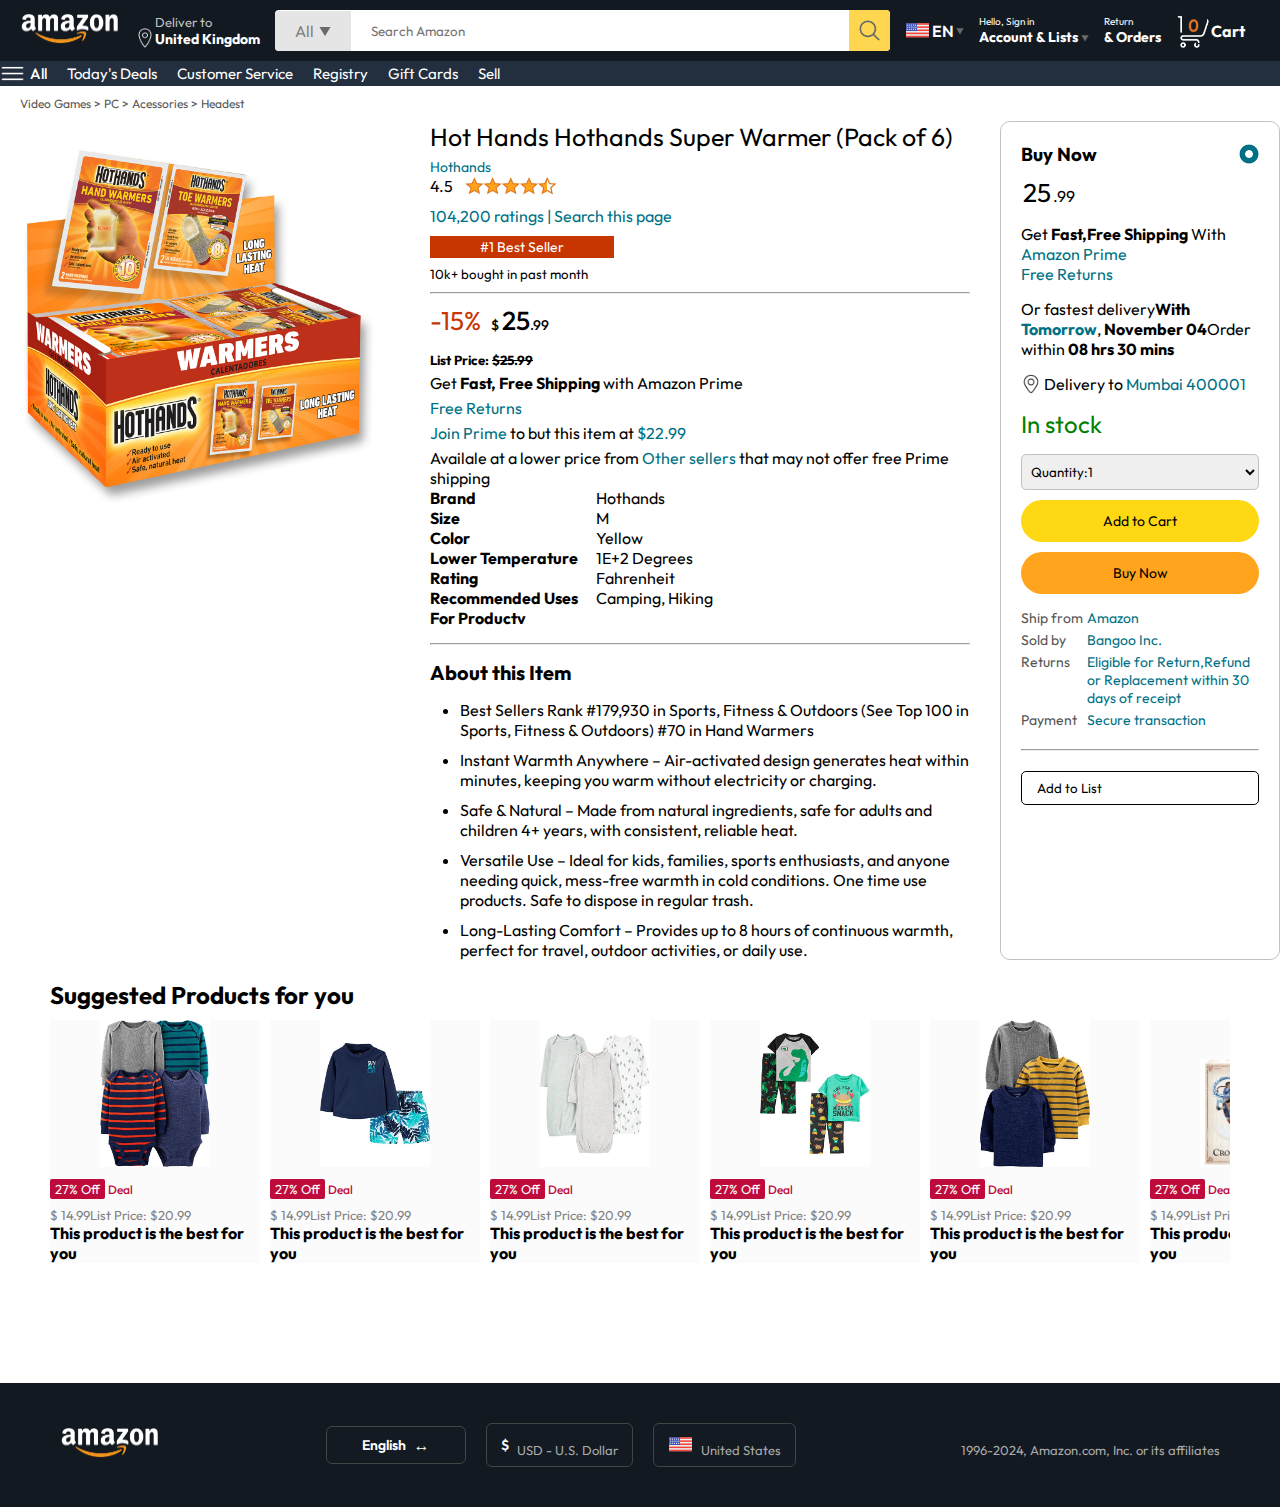
<file: product8.html>
<!DOCTYPE html>
<html lang="en">

<head>
    <meta charset="UTF-8">
    <meta name="viewport" content="width=device-width, initial-scale=1.0">
    <title>Product2 Page</title>
    <link rel="icon" type="image/x-icon" href="img/amazon icon.png">
    <link rel="stylesheet" href="style.css">
    <link rel="stylesheet" href="product.css">
</head>
</head>

<body>
    <nav>
        <a href="/">
            <img src="img/amazon_logo.png" width="100" alt="">
        </a>
        <div class="nav-country">
            <img src="img/location_icon.png" height="20" alt="">
            <div>
                <p>Deliver to</p>
                <h1>United Kingdom</h1>
            </div>
        </div>
        <div class="nav-search">
            <div class="nav-search-category">
                <p>All</p>
                <img src="img/dropdown_icon.png" height="12" alt="">
            </div>
            <input type="text" class="nav-search-input" placeholder="Search Amazon">
            <img src="img/search_icon.png" class="nav-search-icon" alt="">
        </div>

        <div class="nav-language">
            <img src="img/us_flag.png" width="25px" alt="">
            <p>EN</p>
            <img src="img/dropdown_icon.png" width="8px" alt="">
        </div>
        <div class="nav-text">
            <p>Hello, Sign in</p>
            <h1>Account & Lists <img src="img/dropdown_icon.png" width="8px" alt=""> </h1>
        </div>
        <div class="nav-text">
            <p>Return</p>
            <h1>& Orders</h1>
        </div>
        <a href="signIn.html" class="user-icon" style=" display:none;"><img src="img/user.png" alt=""></a>
        <a href="/cart.html" class="nav-cart">
            <img src="img/cart_icon.png" width="35px" alt="">
            <h4>Cart</h4>
        </a>

    </nav>


    <div class="nav-bottom">
        <div>
            <img src="img/menu_icon.png" width="25px" alt="">
            <p>All</p>
        </div>
        <p>Today's Deals</p>
        <p>Customer Service</p>
        <p>Registry</p>
        <p>Gift Cards</p>
        <p>Sell</p>
    </div>
    <p class="details">Video Games > PC > Acessories > Headest</p>
    <div class="product-display">
        <div class="product-d-image">
            <div class="product-main-image">
                <img src="img/product1-7.jpg" width="400" alt="">
            </div>
        </div>
        <div class="product-d-details">
            <p class="product-title">
               Hot Hands Hothands Super Warmer (Pack of 6) 
            </p>
            <p class="brand-store">Hothands</p>
            <div class="product-rating">
                <div>
                    <div>4.5 <img src="rating_img.png" height="20px" alt=""></div>
                </div>
                <p>104,200 ratings | Search this page</p>
                <p><span>#1 Best Seller</span></p>
                <h5>10k+ bought in past month</h5>
                <hr>
            </div>
            <div class="product-d-price">
                <div>
                    <p>-15%</p>
                    <h1>$ <span>25</span>.99</h1>
                </div>
                <h5>List Price: <span>$25.99</span></h5>
                <p>Get <b>Fast, Free Shipping</b> with Amazon Prime</p>
                <p><span>Free Returns</span></p>
                <p><span>Join Prime</span> to but this item at <span>$22.99</span></p>
                <p>Availale at a lower price from <span>Other sellers</span> that may not offer free Prime shipping</p>
            </div>
            
            <div class="product-info">
                <p><b>Brand</b></p>
                <p>Hothands</p>
                <p><b>Size</b></p>
                <p>M</p>
                <p><b>Color</b></p>
                <p>Yellow</p>
                <p><b>Lower Temperature Rating</b></p>
                <p>1E+2 Degrees Fahrenheit</p>
                <p><b>Recommended Uses For Productv</b></p>
                <p>Camping, Hiking</p>
            
            </div>
            <hr>
            <div class="product-description">
                <h1>About this Item</h1>
                <ul>
                    <li>
                        Best Sellers Rank	
                       #179,930 in Sports, Fitness & Outdoors (See Top 100 in Sports, Fitness & Outdoors)
                       #70 in Hand Warmers
                        
                    </li>
                    <li>
                        Instant Warmth Anywhere – Air-activated design generates
                         heat within minutes, keeping you warm without electricity or charging.
                        
                    </li>
                    <li>
                        Safe & Natural – Made from natural ingredients,
                         safe for adults and children 4+ years, with consistent, reliable heat.
                    </li>
                    <li>
                      Versatile Use – Ideal for kids, families, sports enthusiasts, and 
                      anyone needing quick, mess-free warmth in cold conditions.
                     One time use products. Safe to dispose in regular trash.
                    </li>
                    <li>
                      Long-Lasting Comfort – Provides up to 8 hours of continuous warmth,
                       perfect for travel, outdoor activities, or daily use. 
                    </li>
                </ul>
            </div>
        </div>

        <div class="product-d-purchase">
            <div class="title">
                <h3>Buy Now</h3> <img src="img/circle_icon.png" width="20px" alt="">
            </div>
            <h1 class="price"><span>25</span>.99</h1>
            <div class="gap">
                <p>Get <b>Fast,Free Shipping</b> With <span>Amazon Prime</span></p>
                <p><span>Free Returns</span></p>
            </div>
            <div class="gap">
                <p>Or fastest delivery<b>With <span>Tomorrow</span></b>, <b>November 04</b>Order within <b> 08 hrs 30
                        mins</b></p>
            </div>
            <div class="delivery-location">
                <img src="img/location_icon_dark.png" width="20px" alt="">
                <p>Delivery to <span>Mumbai 400001</span></p>
            </div>
            <h2 class="product-stock">In stock</h2>
            <select class="product-quantity">
                <option value="1">Quantity:1</option>
                <option value="2">Quantity:2</option>
                <option value="3">Quantity:3</option>
            </select>
            <button class="btn">Add to Cart</button>
            <button class="btn product-buy">Buy Now</button>

            <div class="seller-info">
                <p>Ship from</p>
                <p><span>Amazon</span></p>
                <p>Sold by</p>
                <p><span>Bangoo Inc.</span></p>
                <p>Returns</p>
                <p><span>Eligible for Return,Refund or Replacement within 30 days of receipt</span></p>
                <p>Payment</p>
                <p><span>Secure transaction</span></p>
            </div>
            <hr>
            <button class="add-list">Add to List</button>
        </div>
    </div>
    
    <div class="products-slider-with-price">
        <h2>Suggested Products for you</h2>
        <div class="products">
            <div class="products-card">
                <div class="product-img-container">
                    <img src="img/product2-1.jpg" alt="">
                </div>
                <div class="product-offer">
                    <p>27% Off</p> <span>Deal</span>
                </div>
                <p class="product-price">$ <span>14.99</span>List Price: $20.99</p>
                <h4>This product is the best for you</h4>
            </div>
            <div class="products-card">
                <div class="product-img-container">
                    <img src="img/product2-2.jpg" alt="">
                </div>
                <div class="product-offer">
                    <p>27% Off</p> <span>Deal</span>
                </div>
                <p class="product-price">$ <span>14.99</span>List Price: $20.99</p>
                <h4>This product is the best for you</h4>
            </div>
            <div class="products-card">
                <div class="product-img-container">
                    <img src="img/product2-3.jpg" alt="">
                </div>
                <div class="product-offer">
                    <p>27% Off</p> <span>Deal</span>
                </div>
                <p class="product-price">$ <span>14.99</span>List Price: $20.99</p>
                <h4>This product is the best for you</h4>
            </div>
            <div class="products-card">
                <div class="product-img-container">
                    <img src="img/product2-4.jpg" alt="">
                </div>
                <div class="product-offer">
                    <p>27% Off</p> <span>Deal</span>
                </div>
                <p class="product-price">$ <span>14.99</span>List Price: $20.99</p>
                <h4>This product is the best for you</h4>
            </div>
            <div class="products-card">
                <div class="product-img-container">
                    <img src="img/product2-5.jpg" alt="">
                </div>
                <div class="product-offer">
                    <p>27% Off</p> <span>Deal</span>
                </div>
                <p class="product-price">$ <span>14.99</span>List Price: $20.99</p>
                <h4>This product is the best for you</h4>
            </div>
            <div class="products-card">
                <div class="product-img-container">
                    <img src="img/product2-6.jpg" alt="">
                </div>
                <div class="product-offer">
                    <p>27% Off</p> <span>Deal</span>
                </div>
                <p class="product-price">$ <span>14.99</span>List Price: $20.99</p>
                <h4>This product is the best for you</h4>
            </div>
            <div class="products-card">
                <div class="product-img-container">
                    <img src="img/product2-7.jpg" alt="">
                </div>
                <div class="product-offer">
                    <p>27% Off</p> <span>Deal</span>
                </div>
                <p class="product-price">$ <span>14.99</span>List Price: $20.99</p>
                <h4>This product is the best for you</h4>
            </div>
            <div class="products-card">
                <div class="product-img-container">
                    <img src="img/product2-8.jpg" alt="">
                </div>
                <div class="product-offer">
                    <p>27% Off</p> <span>Deal</span>
                </div>
                <p class="product-price">$ <span>14.99</span>List Price: $20.99</p>
                <h4>This product is the best for you</h4>
            </div>
            <div class="products-card">
                <div class="product-img-container">
                    <img src="img/product2-9.jpg" alt="">
                </div>
                <div class="product-offer">
                    <p>27% Off</p> <span>Deal</span>
                </div>
                <p class="product-price">$ <span>14.99</span>List Price: $20.99</p>
                <h4>This product is the best for you</h4>
            </div>
            <div class="products-card">
                <div class="product-img-container">
                    <img src="img/product2-10.jpg" alt="">
                </div>
                <div class="product-offer">
                    <p>27% Off</p> <span>Deal</span>
                </div>
                <p class="product-price">$ <span>14.99</span>List Price: $20.99</p>
                <h4>This product is the best for you</h4>
            </div>
            <div class="products-card">
                <div class="product-img-container">
                    <img src="img/product2-11.jpg" alt="">
                </div>
                <div class="product-offer">
                    <p>27% Off</p> <span>Deal</span>
                </div>
                <p class="product-price">$ <span>14.99</span>List Price: $20.99</p>
                <h4>This product is the best for you</h4>
            </div>
        </div>
    </div>
    
    <footer class="product-footer">
        <div>
            <img src="img/amazon_logo.png" width="100" alt="">
        </div>
        <div class="lang-container">
            <div class="ftr-lang">
                <h4>English</h4>
                <span>&#8596</span>
            </div>
             <div class="ftr-lang">
                <h4>$ </h4>
                <p>USD - U.S. Dollar</p>
            </div>
             <div class="ftr-lang">
                <img src="img/us_flag.png" alt="">
                <p>United States</p>
             </div>
        </div>
        <div>
            <p> 1996-2024, Amazon.com, Inc. or its affiliates</p>
        </div>
    </footer>
</body>

</html>
</file>
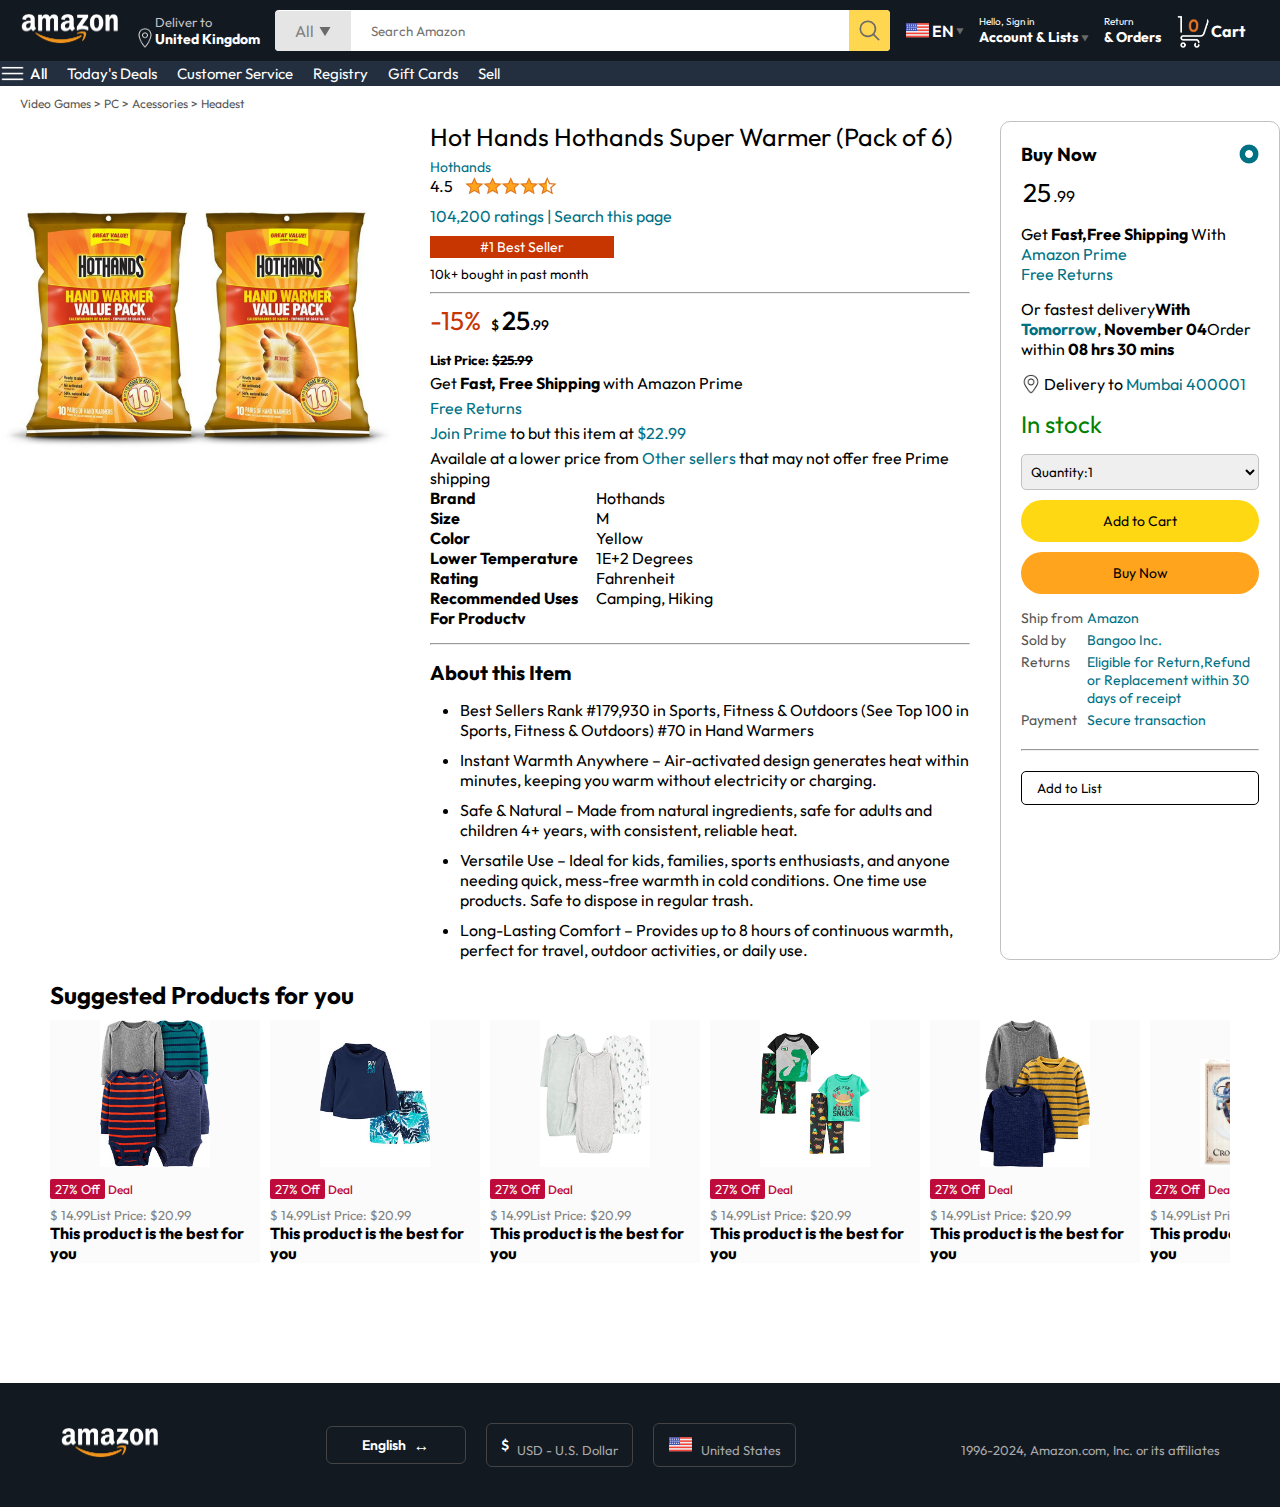
<file: product9.html>
<!DOCTYPE html>
<html lang="en">

<head>
    <meta charset="UTF-8">
    <meta name="viewport" content="width=device-width, initial-scale=1.0">
    <title>Product2 Page</title>
    <link rel="icon" type="image/x-icon" href="img/amazon icon.png">
    <link rel="stylesheet" href="style.css">
    <link rel="stylesheet" href="product.css">
</head>
</head>

<body>
    <nav>
        <a href="/">
            <img src="img/amazon_logo.png" width="100" alt="">
        </a>
        <div class="nav-country">
            <img src="img/location_icon.png" height="20" alt="">
            <div>
                <p>Deliver to</p>
                <h1>United Kingdom</h1>
            </div>
        </div>
        <div class="nav-search">
            <div class="nav-search-category">
                <p>All</p>
                <img src="img/dropdown_icon.png" height="12" alt="">
            </div>
            <input type="text" class="nav-search-input" placeholder="Search Amazon">
            <img src="img/search_icon.png" class="nav-search-icon" alt="">
        </div>

        <div class="nav-language">
            <img src="img/us_flag.png" width="25px" alt="">
            <p>EN</p>
            <img src="img/dropdown_icon.png" width="8px" alt="">
        </div>
        <div class="nav-text">
            <p>Hello, Sign in</p>
            <h1>Account & Lists <img src="img/dropdown_icon.png" width="8px" alt=""> </h1>
        </div>
        <div class="nav-text">
            <p>Return</p>
            <h1>& Orders</h1>
        </div>
        <a href="signIn.html" class="user-icon" style=" display:none;"><img src="img/user.png" alt=""></a>
        <a href="/cart.html" class="nav-cart">
            <img src="img/cart_icon.png" width="35px" alt="">
            <h4>Cart</h4>
        </a>

    </nav>


    <div class="nav-bottom">
        <div>
            <img src="img/menu_icon.png" width="25px" alt="">
            <p>All</p>
        </div>
        <p>Today's Deals</p>
        <p>Customer Service</p>
        <p>Registry</p>
        <p>Gift Cards</p>
        <p>Sell</p>
    </div>
    <p class="details">Video Games > PC > Acessories > Headest</p>
    <div class="product-display">
        <div class="product-d-image">
            <div class="product-main-image">
                <img src="img/product1-8.jpg" width="400" alt="">
            </div>
        </div>
        <div class="product-d-details">
            <p class="product-title">
               Hot Hands Hothands Super Warmer (Pack of 6) 
            </p>
            <p class="brand-store">Hothands</p>
            <div class="product-rating">
                <div>
                    <div>4.5 <img src="rating_img.png" height="20px" alt=""></div>
                </div>
                <p>104,200 ratings | Search this page</p>
                <p><span>#1 Best Seller</span></p>
                <h5>10k+ bought in past month</h5>
                <hr>
            </div>
            <div class="product-d-price">
                <div>
                    <p>-15%</p>
                    <h1>$ <span>25</span>.99</h1>
                </div>
                <h5>List Price: <span>$25.99</span></h5>
                <p>Get <b>Fast, Free Shipping</b> with Amazon Prime</p>
                <p><span>Free Returns</span></p>
                <p><span>Join Prime</span> to but this item at <span>$22.99</span></p>
                <p>Availale at a lower price from <span>Other sellers</span> that may not offer free Prime shipping</p>
            </div>
            
            <div class="product-info">
                <p><b>Brand</b></p>
                <p>Hothands</p>
                <p><b>Size</b></p>
                <p>M</p>
                <p><b>Color</b></p>
                <p>Yellow</p>
                <p><b>Lower Temperature Rating</b></p>
                <p>1E+2 Degrees Fahrenheit</p>
                <p><b>Recommended Uses For Productv</b></p>
                <p>Camping, Hiking</p>
            
            </div>
            <hr>
            <div class="product-description">
                <h1>About this Item</h1>
                <ul>
                    <li>
                        Best Sellers Rank	
                       #179,930 in Sports, Fitness & Outdoors (See Top 100 in Sports, Fitness & Outdoors)
                       #70 in Hand Warmers
                        
                    </li>
                    <li>
                        Instant Warmth Anywhere – Air-activated design generates
                         heat within minutes, keeping you warm without electricity or charging.
                        
                    </li>
                    <li>
                        Safe & Natural – Made from natural ingredients,
                         safe for adults and children 4+ years, with consistent, reliable heat.
                    </li>
                    <li>
                      Versatile Use – Ideal for kids, families, sports enthusiasts, and 
                      anyone needing quick, mess-free warmth in cold conditions.
                     One time use products. Safe to dispose in regular trash.
                    </li>
                    <li>
                      Long-Lasting Comfort – Provides up to 8 hours of continuous warmth,
                       perfect for travel, outdoor activities, or daily use. 
                    </li>
                </ul>
            </div>
        </div>

        <div class="product-d-purchase">
            <div class="title">
                <h3>Buy Now</h3> <img src="img/circle_icon.png" width="20px" alt="">
            </div>
            <h1 class="price"><span>25</span>.99</h1>
            <div class="gap">
                <p>Get <b>Fast,Free Shipping</b> With <span>Amazon Prime</span></p>
                <p><span>Free Returns</span></p>
            </div>
            <div class="gap">
                <p>Or fastest delivery<b>With <span>Tomorrow</span></b>, <b>November 04</b>Order within <b> 08 hrs 30
                        mins</b></p>
            </div>
            <div class="delivery-location">
                <img src="img/location_icon_dark.png" width="20px" alt="">
                <p>Delivery to <span>Mumbai 400001</span></p>
            </div>
            <h2 class="product-stock">In stock</h2>
            <select class="product-quantity">
                <option value="1">Quantity:1</option>
                <option value="2">Quantity:2</option>
                <option value="3">Quantity:3</option>
            </select>
            <button class="btn">Add to Cart</button>
            <button class="btn product-buy">Buy Now</button>

            <div class="seller-info">
                <p>Ship from</p>
                <p><span>Amazon</span></p>
                <p>Sold by</p>
                <p><span>Bangoo Inc.</span></p>
                <p>Returns</p>
                <p><span>Eligible for Return,Refund or Replacement within 30 days of receipt</span></p>
                <p>Payment</p>
                <p><span>Secure transaction</span></p>
            </div>
            <hr>
            <button class="add-list">Add to List</button>
        </div>
    </div>
    
    <div class="products-slider-with-price">
        <h2>Suggested Products for you</h2>
        <div class="products">
            <div class="products-card">
                <div class="product-img-container">
                    <img src="img/product2-1.jpg" alt="">
                </div>
                <div class="product-offer">
                    <p>27% Off</p> <span>Deal</span>
                </div>
                <p class="product-price">$ <span>14.99</span>List Price: $20.99</p>
                <h4>This product is the best for you</h4>
            </div>
            <div class="products-card">
                <div class="product-img-container">
                    <img src="img/product2-2.jpg" alt="">
                </div>
                <div class="product-offer">
                    <p>27% Off</p> <span>Deal</span>
                </div>
                <p class="product-price">$ <span>14.99</span>List Price: $20.99</p>
                <h4>This product is the best for you</h4>
            </div>
            <div class="products-card">
                <div class="product-img-container">
                    <img src="img/product2-3.jpg" alt="">
                </div>
                <div class="product-offer">
                    <p>27% Off</p> <span>Deal</span>
                </div>
                <p class="product-price">$ <span>14.99</span>List Price: $20.99</p>
                <h4>This product is the best for you</h4>
            </div>
            <div class="products-card">
                <div class="product-img-container">
                    <img src="img/product2-4.jpg" alt="">
                </div>
                <div class="product-offer">
                    <p>27% Off</p> <span>Deal</span>
                </div>
                <p class="product-price">$ <span>14.99</span>List Price: $20.99</p>
                <h4>This product is the best for you</h4>
            </div>
            <div class="products-card">
                <div class="product-img-container">
                    <img src="img/product2-5.jpg" alt="">
                </div>
                <div class="product-offer">
                    <p>27% Off</p> <span>Deal</span>
                </div>
                <p class="product-price">$ <span>14.99</span>List Price: $20.99</p>
                <h4>This product is the best for you</h4>
            </div>
            <div class="products-card">
                <div class="product-img-container">
                    <img src="img/product2-6.jpg" alt="">
                </div>
                <div class="product-offer">
                    <p>27% Off</p> <span>Deal</span>
                </div>
                <p class="product-price">$ <span>14.99</span>List Price: $20.99</p>
                <h4>This product is the best for you</h4>
            </div>
            <div class="products-card">
                <div class="product-img-container">
                    <img src="img/product2-7.jpg" alt="">
                </div>
                <div class="product-offer">
                    <p>27% Off</p> <span>Deal</span>
                </div>
                <p class="product-price">$ <span>14.99</span>List Price: $20.99</p>
                <h4>This product is the best for you</h4>
            </div>
            <div class="products-card">
                <div class="product-img-container">
                    <img src="img/product2-8.jpg" alt="">
                </div>
                <div class="product-offer">
                    <p>27% Off</p> <span>Deal</span>
                </div>
                <p class="product-price">$ <span>14.99</span>List Price: $20.99</p>
                <h4>This product is the best for you</h4>
            </div>
            <div class="products-card">
                <div class="product-img-container">
                    <img src="img/product2-9.jpg" alt="">
                </div>
                <div class="product-offer">
                    <p>27% Off</p> <span>Deal</span>
                </div>
                <p class="product-price">$ <span>14.99</span>List Price: $20.99</p>
                <h4>This product is the best for you</h4>
            </div>
            <div class="products-card">
                <div class="product-img-container">
                    <img src="img/product2-10.jpg" alt="">
                </div>
                <div class="product-offer">
                    <p>27% Off</p> <span>Deal</span>
                </div>
                <p class="product-price">$ <span>14.99</span>List Price: $20.99</p>
                <h4>This product is the best for you</h4>
            </div>
            <div class="products-card">
                <div class="product-img-container">
                    <img src="img/product2-11.jpg" alt="">
                </div>
                <div class="product-offer">
                    <p>27% Off</p> <span>Deal</span>
                </div>
                <p class="product-price">$ <span>14.99</span>List Price: $20.99</p>
                <h4>This product is the best for you</h4>
            </div>
        </div>
    </div>
    
    <footer class="product-footer">
        <div>
            <img src="img/amazon_logo.png" width="100" alt="">
        </div>
        <div class="lang-container">
            <div class="ftr-lang">
                <h4>English</h4>
                <span>&#8596</span>
            </div>
             <div class="ftr-lang">
                <h4>$ </h4>
                <p>USD - U.S. Dollar</p>
            </div>
             <div class="ftr-lang">
                <img src="img/us_flag.png" alt="">
                <p>United States</p>
             </div>
        </div>
        <div>
            <p> 1996-2024, Amazon.com, Inc. or its affiliates</p>
        </div>
    </footer>
</body>

</html>
</file>
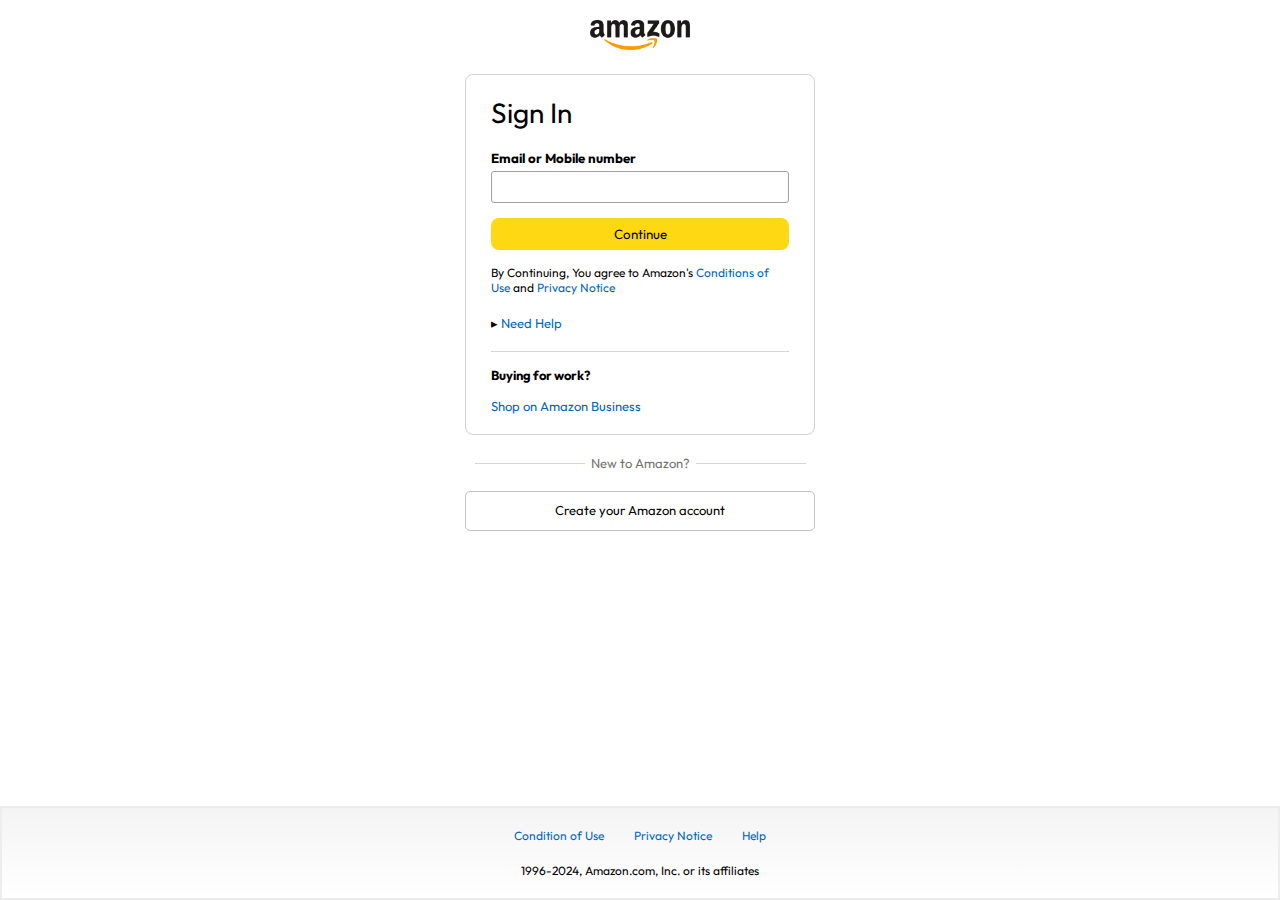
<file: signIn.html>
<!DOCTYPE html>
<html lang="en">

<head>
    <meta charset="UTF-8">
    <meta name="viewport" content="width=device-width, initial-scale=1.0">
    <title>Sign In</title>
    <link rel="icon" type="image/x-icon" href="img/amazon icon.png">
    <link rel="stylesheet" href="signIn.css">
</head>

<body>
    <a href="/"><img class="logo" src="img/amazon_logo_dark.png" width="100px" alt="logo"></a>

    <div class="signin-container">
        <h1 class="signin-title">Sign In</h1>
        <h5 class="input-label">Email or Mobile number</h5>
        <input type="text">
        <button>Continue</button>
        <p class="signin-text">By Continuing, You agree to Amazon's <span>Conditions of Use</span> and <span>Privacy Notice</span></p>
        <p class="signin-help">&#9656 <span>Need Help</span></p>
        <hr>
        <h4>Buying for work?</h4>
        <p class="signin-business"><span>Shop on Amazon Business</span></p>
    </div>
    <div class="signin-bottom">
        <hr>
        <p>New to Amazon?</p>
        <hr>
    </div>
    <a href="/signup.html"><button class="signin-signup-button">Create your Amazon account</button></a>
   
    <footer>
        <div class="footer-links">
            <a href="#">Condition of Use</a>
            <a href="#">Privacy Notice</a>
            <a href="#">Help</a>
        </div>
        <p class="footer-text">1996-2024, Amazon.com, Inc. or its affiliates</p>
    </footer>
</body>

</html>
</file>
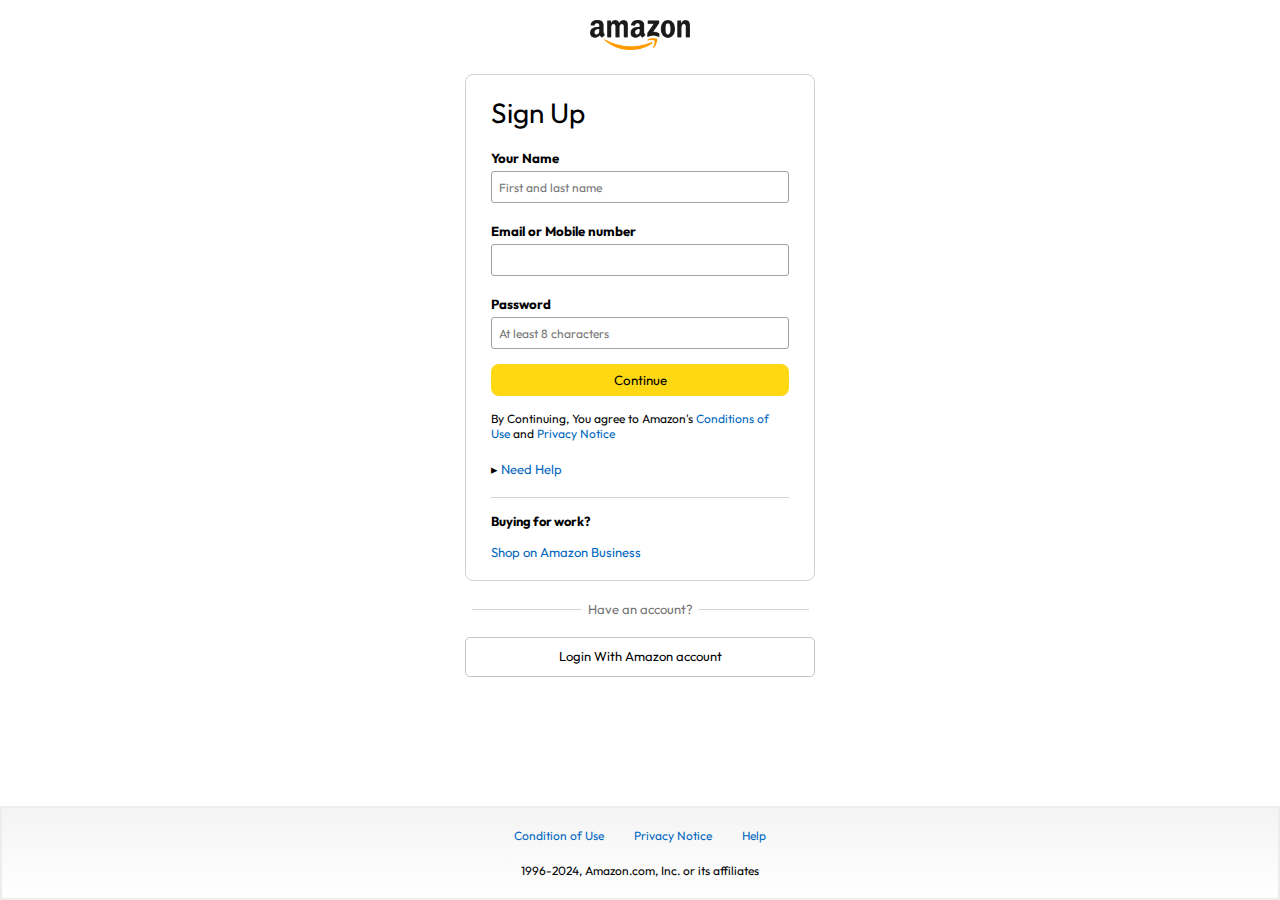
<file: signup.html>
<!DOCTYPE html>
<html lang="en">
<head>
    <meta charset="UTF-8">
    <meta name="viewport" content="width=device-width, initial-scale=1.0">
    <title>SignUp Page</title>
    <link rel="icon" type="image/x-icon" href="img/amazon icon.png">
    <link rel="stylesheet" href="signIn.css">
</head>
<body>
   <a href="/"><img class="logo" src="img/amazon_logo_dark.png" width="100px" alt="logo"></a>

    <div class="signin-container">
        <h1 class="signin-title">Sign Up</h1>
        <h5 class="input-label">Your Name</h5>
        <input type="text" placeholder="First and last name">
        <h5 class="input-label">Email or Mobile number</h5>
        <input type="text">
        <h5 class="input-label">Password</h5>
        <input type="password" placeholder="At least 8 characters">
        <button>Continue</button>
        <p class="signin-text">By Continuing, You agree to Amazon's <span>Conditions of Use</span> and <span>Privacy Notice</span></p>
        <p class="signin-help">&#9656 <span>Need Help</span></p>
        <hr>
        <h4>Buying for work?</h4>
        <p class="signin-business"><span>Shop on Amazon Business</span></p>
    </div>
    <div class="signin-bottom">
        <hr>
        <p>Have an account?</p>
        <hr>
    </div>
    <a href="/signin.html"><button class="signin-signup-button">Login With Amazon account</button></a>
   
    <footer>
        <div class="footer-links">
            <a href="#">Condition of Use</a>
            <a href="#">Privacy Notice</a>
            <a href="#">Help</a>
        </div>
        <p class="footer-text">1996-2024, Amazon.com, Inc. or its affiliates</p>
    </footer> 
</body>
</html>
</file>
<file: style.css>
@import url('https://fonts.googleapis.com/css2?family=Outfit:wght@100..900&display=swap');
*{
    padding: 0;
    margin: 0;
    box-sizing: border-box;
    font-family:Outfit;
}
body{
    background: #dadada ;
}
a{
    text-decoration: none;
    color: inherit;
}
nav{
    display: flex;
    align-items: center;
    justify-content: space-between;
    background: #131921;
    padding: 10px 20px;
    color: #fff;
}
.nav-country{
    display: flex;
    align-items: end;
    margin-left: 15px;
    font-size: 13px;
    color: #c4c4c4;
}
.nav-country h1{
    color: #fff;
    font-size: 14px;
}
.nav-search{
    flex: 1;
    display: flex;
    align-items: center;
    background: #fff;
    color: gray;
    max-width: 1000px;
    border-radius: 4px;
    margin-left: 15px;
}
.nav-search-category{
    display: flex;
    align-items: center;
    padding: 10px 20px;
    gap: 5px;
    background: #e5e5e5;
    border-radius: 4px 0 0 4px;
}
.nav-search-input{
    border: none;
    outline: none;
    padding-left: 20px;
    width: 100%;
}
.nav-search-icon{
    max-width: 41px;
    padding: 8px;
    background: #ffd64f;
    border-radius: 0 4px 4px 0;
}
.nav-language{
    display: flex;
    align-items:center;
    gap: 2px;
    font-weight: 600;
    margin-left: 15px;
}
.nav-text{
    margin-left: 15px;
}
.nav-text p{
    font-size: 10px;
}
.nav-text h1{
      font-size: 14px;
}
.nav-cart{
    display: flex;
    align-items: center;
    margin: 0px 15px;
}
.nav-bottom{
    display: flex;
    align-items: center;
    gap: 20px;
    padding: 8x 20px;
    background: #232f3e;
    color: #fff;
    font-size: 15px;
}
.nav-bottom div{
    display: flex;
    align-items: center;
    gap:5px;
  font-weight: 500;
  
}
.header-slider ul{
    display: flex;
    overflow-y: hidden;
}
.header-img{
    max-width: 100%;
    mask-image: linear-gradient(to bottom,#000000 50%, transparent 100%);

}
.header-slider a{
    position: absolute;
    top: 20%;
    z-index: 1;
    padding: 5vh 1vw;
    background: #ffffff4f;
    color: #0000007b;
    text-decoration: none;
    font-weight: 600;
    font-size: 18px;
    cursor: pointer;
}
.control-next{
    right: 0;
}
.box-row{
    display: flex;
    flex-wrap: wrap;
    row-gap: 20px;
    justify-content: space-between;
    margin: 20px 30px;
}
.box-col{
    display: flex;
    flex-direction: column;
    gap: 10px;
    padding: 15px 20px;
    background: #fff;
    max-width: 24%;
    min-width: 200px;
    z-index: 1;
}
.box-col a{
    font-size: 13px;
    color: #009999;
    font-weight: 500;
}
.header-box{
    margin-top: -20vw;

}
.products-slider{
   background: #fff;
   margin: 0 30px;
   padding: 20px;
   margin-bottom: 15px;
}
.products-slider .products{
    display: flex;
    overflow-x: auto;
    gap: 20px;
    margin-top: 10px;
}
.products-slider .products img{
    max-width: 200px;
    max-height: 200;
    top: 0;
}
.products-slider .products::-webkit-scrollbar{
    display: none;
}
.products-slider-with-price{
    background: #fff;
    margin: 0 30px;
    padding: 20px;
    margin-bottom: 15px;
}
.products-slider-with-price .products{
    display: flex;
    overflow-x: auto;
    gap: 10px;
    margin-top: 10px;
}
.products-slider-with-price .products::-webkit-scrollbar{
    display: none;
}
.products-card{
    display: flex;
    flex-direction: column;
    justify-content: end;
    min-width: 210px;
    background: #fbfbfb;
}
.products-card img{
      width: 110px;
      margin: 0 50px;
}
.product-offer p{
    background: #be0b3b ;
    color: #fff;
    display: inline-block;
    padding: 2px 5px;
    border-radius: 2px;
    margin: 8px 0;
    font-size: 13px;
}
.product-offer span{
    color: #be0b3b;
    font-weight: 500;
    font-size: 12px;
}
.product-price{
    color: gray;
    font-size: 13px;
}
.product-card h4{
    color: #525252;
    font-size: 15px;
    font-weight: 400;
}
.frame{
    background: #fff;
    width: 100%;
    height: 165px;
    justify-content: center;
    align-items: center;
}
.container{
    padding: 15px;
    align-items: center;
    height: 126px;
}
.border{
    margin-top: 15px;
    padding-top: 15px;
    height: 125.6px;
    border: 1px solid gray;
    border-radius: 2px;
}
.action p{
    padding-top: 30px;
    padding-bottom: 5px;
    margin-left: 45%;
    font-size: 12px;
    font-weight: 400;
}
.action button{
    background: #f6c501;
    border: 1px solid #f8b50c;
    border-radius: 3px;
    margin-left: 43%;
    padding: 5px;
    width: 240px;
    cursor: pointer;
    text-decoration: none;
}
.action .link{
    padding-top: 5px;
    margin-left: 47%;
}
.action .link span{
    color: #009999;
}
.txt-top{
    background: #364759;
    color: #fff;
    line-height: 50px;
    display: flex;
    align-items: center;
    justify-content: center;
    font-size: 13px;
}
.text-row-container{
    background: #232f3f;
    color: white;
    display: flex;
    flex-direction: row;
    gap: 100px;
    justify-content: center;
    height: 350px;
}
.text-row-container .text-row{
    margin-top: 20px;
    padding-bottom: 10px;
    display: flex;
    flex-direction: column;
}
.text-row-container .text-row a{
    font-size: 13px;
    margin-top: 10px;
    &:hover{
        text-decoration: underline;
    }
}
footer{
    display: flex;
    justify-content: space-between;
    align-items: center;
    color: #fff;
    background: #131921;
    padding: 20px 60px;
}
.lang-container {
  display: flex;
  justify-content: center;
  align-items: center;
  gap: 20px; /* space between boxes */
  margin: 20px auto;
  flex-wrap: wrap; /* makes it responsive */
}

/* Each language / currency / country box */
.ftr-lang {
  display: flex;
  align-items: center;
  gap: 8px;
  border: 1px solid #444;
  border-radius: 6px;
  padding: 8px 14px;
  min-width: 140px;
  justify-content: center;
  background-color: #131a22; /* darker inner box */
}

/* Icons and flag images */
.ftr-lang img {
  width: 25px;
  height: auto;
  border-radius: 3px;
}

/* Headings and paragraph text */
.ftr-lang h4,
.ftr-lang p {
  margin: 0;
  font-size: 14px;
  color: #ddd;
  font-weight: normal;
}

/* Language title a bit bolder */
.ftr-lang h4 {
  font-weight: 600;
  color: #fff;
}

/* Bottom copyright text */
.product-footer p {
  color: #aaa;
  font-size: 13px;
  margin-top: 10px;
}

/* code for web responsive */
/* 
@media only screen and (max-width: 1550px){
    .nav-bottom h4{
        display: none;
    }
} */

@media only screen and (max-width: 1000px){
    nav{
        flex-wrap: wrap;
    }
    .nav-search{
        order:7;
        margin: 15px 0 5px;
        min-width: 300px;
    }
     .box-col{
      max-width: 48%;
    }
    .frame{
        max-width: 100;
        width: 100%;
        align-items: center;
    }
    .action p{
        margin-left: 38%;
    }
    .action button{
        margin-left: 35%;
    }
    .action .link{
         margin-left: 35%;
    }
    .text-row-container{
        gap: 80px;
    }
    .lang-container{
        display: none;
    }
    
        
}
@media only screen and (max-width: 670px){
    .nav-country, .nav-language, .nav-text{
        display: none;
    }
    .nav-bottom{
        /* font-size: 13px;
        gap: 10px; */
        overflow-x: scroll;
    }
    .nav-bottom::-webkit-scrollbar{
        display: none;
    }
    .nav-bottom p{
        text-wrap: nowrap;
    }
    .nav-search{
        min-width: 500px;
    }
    .user-icon{
        display: flex !important;
        flex: 1;
        justify-content: flex-end;
    }
    .user-icon img{
        width: 25px;
    }
    .nav-cart h4{
        display: none;
    }
    .nav-cart{
        width: 25px;
    }
    .header-slider a{
        top: 24%;
        padding: 2vh 1vw;
        font-size: 15px;
    }
    .box-col{
        max-width: 100%;
        width: 100%;
    }
    footer{
    justify-content: center;
    display: flex;
    flex-direction: column;
    font-size: 14px;
    }
}
@media only screen and (max-width: 900px){
 .text-row-container{
        gap: 30px;
    }
}
@media only screen and (max-width: 780px){
 .text-row-container{
        gap: 20px;
    }
}
@media only screen and (max-width: 730px){
 .text-row-container{
        display: none;
    }
}
@media only screen and (max-width: 490px){
    .nav-search{
        min-width: 300px;
    }

}
@media (max-width: 400px) {
  .lang-container {
    flex-direction: column;
    gap: 10px;
  }
  .ftr-lang {
    width: 80%;
  }
}
</file>
<file: product.css>
body {
    background: #fff;
}

.details {
    padding: 10px 20px;
    font-size: 12px;
    color: #565656;
}

.product-display {
    min-height: 100%;
    padding-inline-start: 10px 20px;
    display: flex;
}

.product-d-image {
    display: flex;
    gap: 10px;
}

.product-icons {
    gap: 10px;
}

.product-icons img {
    display: flex;
    flex-direction: column;
    margin-top: 10px;
    border: 1px solid gray;
    border-radius: 4px;
    padding: 5px;

    &:hover {
        border: 3px solid #009999;
        border-radius: 10px;
        padding: 1px;
    }
}

.product-d-details {
    margin: 0 30px;
}

.product-title {
    font-size: 25px;
}

.brand-store {
    margin-top: 5px;
    color: #007185;
    font-size: 14px;
}

.product-rating {
    display: flex;
    flex-direction: column;
    gap: 10px;
}

.product-rating div {
    display: flex;
    align-items: center;
    gap: 10px;
}

.product-rating p {
    color: #007185;
}

.product-rating p span {
    color: #fff;
    background: #c73500;
    padding: 2px 50px;
    font-size: 14px;
}

.product-rating h5 {
    font-weight: 400;
}

.product-d-price {
    display: flex;
    flex-direction: column;
    gap: 5px;
}

.product-d-price div {
    display: flex;
    align-items: center;
    gap: 10px;
    margin: 10px 0;
}

.product-d-price div p {
    font-size: 26px;
    color: #c73500;
}

.product-d-price div h1 {
    font-size: 14px;
    font-weight: 500;
}

.product-d-price div h1 span {
    font-size: 26px;
    font-weight: 500;
}

.product-d-price div h5 {
    color: #565656;
    font-weight: 400;
}

.product-d-price h5 span {
    text-decoration: line-through;
}

.product-d-price p span {
    color: #007185;

    &:hover {
        color: #c73500;
        text-decoration: underline;
    }
}

.product-color-selection {
    margin: 15px 0;
}

.product-color-option {
    display: flex;
    flex-direction: row;
    justify-content: space-between;
    margin: 10px;
}

.option {
    display: flex;
    align-items: center;
    gap: 10px;
    padding: 8px 12px;
    border-radius: 5px;
    border: 1px solid #cbcbcb;
}

.product-info {
    display: grid;
    grid-template-columns: auto auto;
    max-width: 300px;
    margin-bottom: 15px;
}

.product-description h1 {
    font-size: 20px;
    margin: 15px 0;
}

.product-description ul {
    display: flex;
    flex-direction: column;
    gap: 10px;
    margin-left: 30px;
}

.product-d-purchase {
    width: 100%;
    max-width: 280px;
    border: 1px solid #c1c1c1;
    border-radius: 10px;
    padding: 20px;
}

.product-d-purchase .title {
    display: flex;
    justify-content: space-between;
    align-items: center;
}

.product-d-purchase .price {
    font-size: 16px;
    font-weight: 400;
    margin: 10px 0;
}

.product-d-purchase .price span {
    font-size: 26px;
    padding: 2px;
}

.product-d-purchase .gap {
    margin: 15px 0;
}

.product-d-purchase p span {
    color: #007185;

    &:hover {
        color: #c73500;
        text-decoration: underline;
        cursor: pointer;
    }
}

.delivery-location {
    display: flex;
    align-items: center;
    gap: 3px;
}

.product-stock {
    margin: 15px 0;
    color: green;
    font-weight: 400;
}

.product-quantity {
    padding: 8px 5px;
    outline: none;
    width: 100%;
    border-radius: 5px;
    background: #efefef;
    border-color: #c1c1c1;
}

.product-d-purchase .btn{
    outline: none;
    border: none;
    background: #ffd814;
    width: 100%;
    margin-top: 10px;
    padding: 12px;
    font-size: 14px;
    border-radius: 50px;
    cursor: pointer;
}
.product-d-purchase .product-buy{
    background: #ffa41c;
}
.seller-info{
    margin-top: 15px;
    display: grid;
    grid-template-columns: auto auto;
    gap: 4px;
    font-size: 14px;
    color: #565656;
}
.seller-info span{
    columns: #007185;
    text-decoration: none;
}
.product-d-purchase hr{
    margin: 20px 0;
}
.add-list{
    width: 100%;
    padding: 8px 15px;
    border-radius: 5px;
    border: 1px solid #000;
    text-align: start;
    background: #fff;
    cursor: pointer;
}
.product-footer{
    margin-top: 100px;
}

@media only screen and (max-width: 900px){
    .product-display{
        flex-wrap: wrap;
    }
}   
@media only screen and (max-width: 600px){
    .product-icons{
        display: none;
    }.product-main-image{
        width: 100%;
        padding: 20px;
    }
    .option{
        padding: 6px 8px;
    }
    .option p{
        display: none;
    }
    .product-d-purchase{
        max-width: 90%;
        margin: 20px auto 10px;
    }

}
</file>
<file: cart.css>
body{
    background: #f7f8fa;
    font-family: 'Inter', -apple-system, BlinkMacSystemFont, 'Segoe UI', Roboto, Arial, sans-serif;
}
.cart{
    display: flex;
    gap: 24px;
    margin: 24px;
    max-width: 1400px;
    margin-left: auto;
    margin-right: auto;
}
.page-left{
    background: #fff;
    padding: 28px;
    border-radius: 12px;
    box-shadow: 0 2px 8px rgba(0,0,0,0.06);
    flex: 1;
}
.page-left h1{
    font-size: 32px;
    font-weight: 600;
    margin-bottom: 20px;
    color: #0f1111;
    letter-spacing: -0.5px;
}
.page-left hr{
    border: none;
    background: #e7e7e7;
    height: 1px;
    margin: 20px 0;
}
.product-cart-list{
    display: flex;
    align-items: start;
    gap: 20px;
    padding: 20px 0;
    transition: background-color 0.2s ease;
}
.product-cart-list:hover{
    background-color: #fafafa;
    border-radius: 8px;
    padding-left: 12px;
    padding-right: 12px;
}
.product-cart-list img{
    border-radius: 8px;
    border: 1px solid #e7e7e7;
    transition: transform 0.2s ease;
}
.product-cart-list img:hover{
    transform: scale(1.03);
}
.product-cart-titleprice{
    display: flex;
    gap: 24px;
    font-size: 17px;
    line-height: 1.5;
    font-weight: 500;
    color: #0f1111;
}
.product-bestseller{
    font-size: 13px;
    margin-top: 12px;
    font-weight: 500;
}
.product-bestseller span{
    font-size: 12px;
    background: linear-gradient(135deg, #ff6b35 0%, #c45500 100%);
    color: #fff;
    padding: 6px 12px;
    border-radius: 4px;
    font-weight: 600;
    letter-spacing: 0.3px;
}
.cart-stock{
    font-size: 14px;
    color: #007600;
    margin: 6px 0;
    margin-top: 14px;
    font-weight: 600;
}
.cart-delivery{
    font-size: 14px;
    color: #565959;
    line-height: 1.6;
}
.cart-return{
    font-size: 14px;
    color: #007185;
    font-weight: 500;
    cursor: pointer;
    transition: color 0.2s ease;
}
.cart-return:hover{
    color: #c7511f;
    text-decoration: underline;
}
.cart-gift{
    color: #565959;
    font-size: 13px;
    margin: 6px 0;
}
.cart-gift span{
    color: #007185;
    font-weight: 500;
    &:hover{
        cursor: pointer;
        text-decoration: underline;
        color: #c7511f;
    }
}
.cart-specs{
    max-width: 180px;
    display: grid;
    grid-template-columns: auto auto;
    row-gap: 6px;
    column-gap: 12px;
    font-size: 13px;
    margin: 10px 0;
    color: #565959;
}
.cart-specs b{
    color: #0f1111;
}
.cart-list-action{
    display: flex;
    gap: 16px;
    font-size: 14px;
    color: #007185;
    align-items: center;
}
.cart-list-action .action-btn{
    cursor: pointer;
    font-weight: 500;
    transition: all 0.2s ease;
}
.cart-list-action .action-btn:hover{
    color: #c7511f;
    text-decoration: underline;
}
.cart-list-action hr{
    height: 22px;
    width: 1px;
    background-color: #d5d9d9;
}
.cart-list-action select{
    padding: 7px 10px;
    border-radius: 8px;
    background-color: #f0f2f2;
    border: 1px solid #d5d9d9;
    font-size: 14px;
    font-family: 'Inter', sans-serif;
    cursor: pointer;
    transition: all 0.2s ease;
}
.cart-list-action select:hover{
    background-color: #e3e6e6;
    border-color: #a7acb2;
}
.cart-list-action select:focus{
    outline: 2px solid #007185;
    outline-offset: 2px;
}
.cart-list-subtotal{
    text-align: right;
    font-size: 22px;
    margin-top: 20px;
    padding: 20px 0;
    color: #0f1111;
    font-weight: 600;
}
.page-right{
    background-color: #fff;
    padding: 24px;
    height: fit-content;
    min-width: 300px;
    border-radius: 12px;
    box-shadow: 0 2px 8px rgba(0,0,0,0.06);
    position: sticky;
    top: 20px;
}
.cart-free-delivery{
    display: flex;
    gap: 8px;
    font-size: 13px;
    line-height: 1.5;
    color: #0f1111;
    background-color: #f0f8ff;
    padding: 12px;
    border-radius: 8px;
    border-left: 3px solid #007185;
}
.cart-subtotal{
    margin-top: 20px;
    font-size: 20px;
    font-weight: 600;
    color: #0f1111;
}
.cart-right-gift{
    margin: 12px 0;
    font-size: 14px;
    display: flex;
    align-items: center;
    gap: 8px;
}
.cart-right-gift input{
    cursor: pointer;
    width: 16px;
    height: 16px;
}
.page-right button{
    width: 100%;
    height: 42px;
    margin: 18px 0;
    background: linear-gradient(to bottom, #ffd814, #f7ca00);
    border: 1px solid #fcd200;
    border-radius: 8px;
    cursor: pointer;
    font-size: 15px;
    font-weight: 600;
    font-family: 'Inter', sans-serif;
    transition: all 0.2s ease;
    box-shadow: 0 2px 5px rgba(0,0,0,0.05);
}
.page-right button:hover{
    background: linear-gradient(to bottom, #f7ca00, #f0b800);
    box-shadow: 0 3px 8px rgba(0,0,0,0.1);
    transform: translateY(-1px);
}
.page-right button:active{
    transform: translateY(0);
    box-shadow: 0 1px 3px rgba(0,0,0,0.1);
}
.cart-footer{
    margin-top: 60px;
}

@media only screen and (max-width: 900px){
    .cart{
        flex-wrap: wrap;
    }
}
@media only screen and (max-width: 1090px){
    .cart-list-action .action-btn:nth-last-child(1){  
            display: none;
    }
    .cart-list-action hr:nth-last-child(2){  
            display: none;
    }
    .cart-list-action .action-btn:nth-last-child(3){  
            display: none;
    }
    .cart-list-action hr:nth-last-child(4){  
            display: none;
    }
}

@media only screen and (max-width: 900px){
    .product-cart-list{
        padding: 24px 0;
    }
    .product-cart-list img{
        width: 80px;
    }
    .product-cart-titleprice{
        flex-wrap: wrap;
        font-size: 14px;
    }
    .cart-delivery{
        font-size: 13px;
    }
   
}
@media (max-width: 400px) {
  .product-bestseller {
    font-size: 0;
  }
  .product-bestseller span {
    font-size: 16px;
  }
}
</file>
<file: signIn.css>
@import url('https://fonts.googleapis.com/css2?family=Outfit:wght@100..900&display=swap');
*{
    padding: 0;
    margin: 0;
    box-sizing: border-box;
    font-family:Outfit;
}
body{
    background: #fff;
    text-align: center;
    font-family: Outfit;
    min-height: 100vh;
}
.logo{
    margin-top: 20px;
}
.signin-container{
    max-width: 350px;
    border: 1px solid #d2d2d2;
    margin: auto;
    margin-top: 20px;
    padding: 20px 25px;
    border-radius: 8px;
    text-align: left;
}
.signin-title{
    font-size: 28px;
    font-weight: 400;
}
.input-label{
    margin-top: 20px;
}
.signin-container input{
    width: 100%;
    height: 32px;
    margin-top: 5px;
    padding: 3px 7px;
    border-radius: 3px;
    border: 1px solid #a0a0a0;
    font-size: 12px;
    &:focus{
        outline: 3px solid #c2f2ff;

    }
}
.signin-container button{
     width: 100%;
    height: 32px;
    margin: 15px 0;
    background: #ffd814;
    border: none;
    border-radius: 8px;
    cursor: pointer;
    &:hover{
        background-color: #ebc712;
    }
}
.signin-text{
    font-size: 12px;
}
.signin-text span{
    color: #0066c0;
     &:hover{
       text-decoration: underline;
       cursor: pointer;
    }
}
.signin-help{
    font-size: 13px;
    margin: 20px 0;
}
.signin-help span{
    color: #0066c0;
     &:hover{
       text-decoration: underline;
       cursor: pointer;
    }
}
.signin-container hr{
    border: none;
    height: 1px;
    background-color: #d4d4d4;
}
.signin-container h4{
    margin: 15px 0;
    font-size: 13px;
}
.signin-business{
    font-size: 13px;
}
.signin-container span{
    color: #0066c0;
     &:hover{
       text-decoration: underline;
       cursor: pointer;
}
}
.signin-bottom{
    max-width: 350px;
    font-size: 13px;
    color: #737373;
    margin: 20px auto;
    display: flex;
    align-items: center;
    justify-content: center;
    gap: 6px;
}
.signin-bottom hr{
    border: none;
    height: 1px;
    background-color: #d4d4d4;
    width: 110px;
}
.signin-signup-button{
    padding: 10px;
    border-radius: 5px;
    padding-bottom: 28px;
    width: 350px;
    height: 30px;
    font-size: 13px;
    background-color: #fff;
    border: 1px solid #c3c3c3;
    &:hover{
       background: #f1f1f1;
       cursor: pointer;
}
}
footer{
    width: 100%;
    height: auto;
    max-height: 200px;
    margin-top: 20px;
    padding: 20px 0;
    position: fixed;
    bottom: 0;
    background: linear-gradient(to bottom,#f4f4f4,#fff);
    border: 2px solid #ededed;
    font-size: 12px;
}
.footer-links{
    display: flex;
    justify-content: center;
    gap: 30px;
    margin-bottom: 20px;
}
.footer-links a{
    text-decoration: none;
    color: #0066c0;
}
</file>
